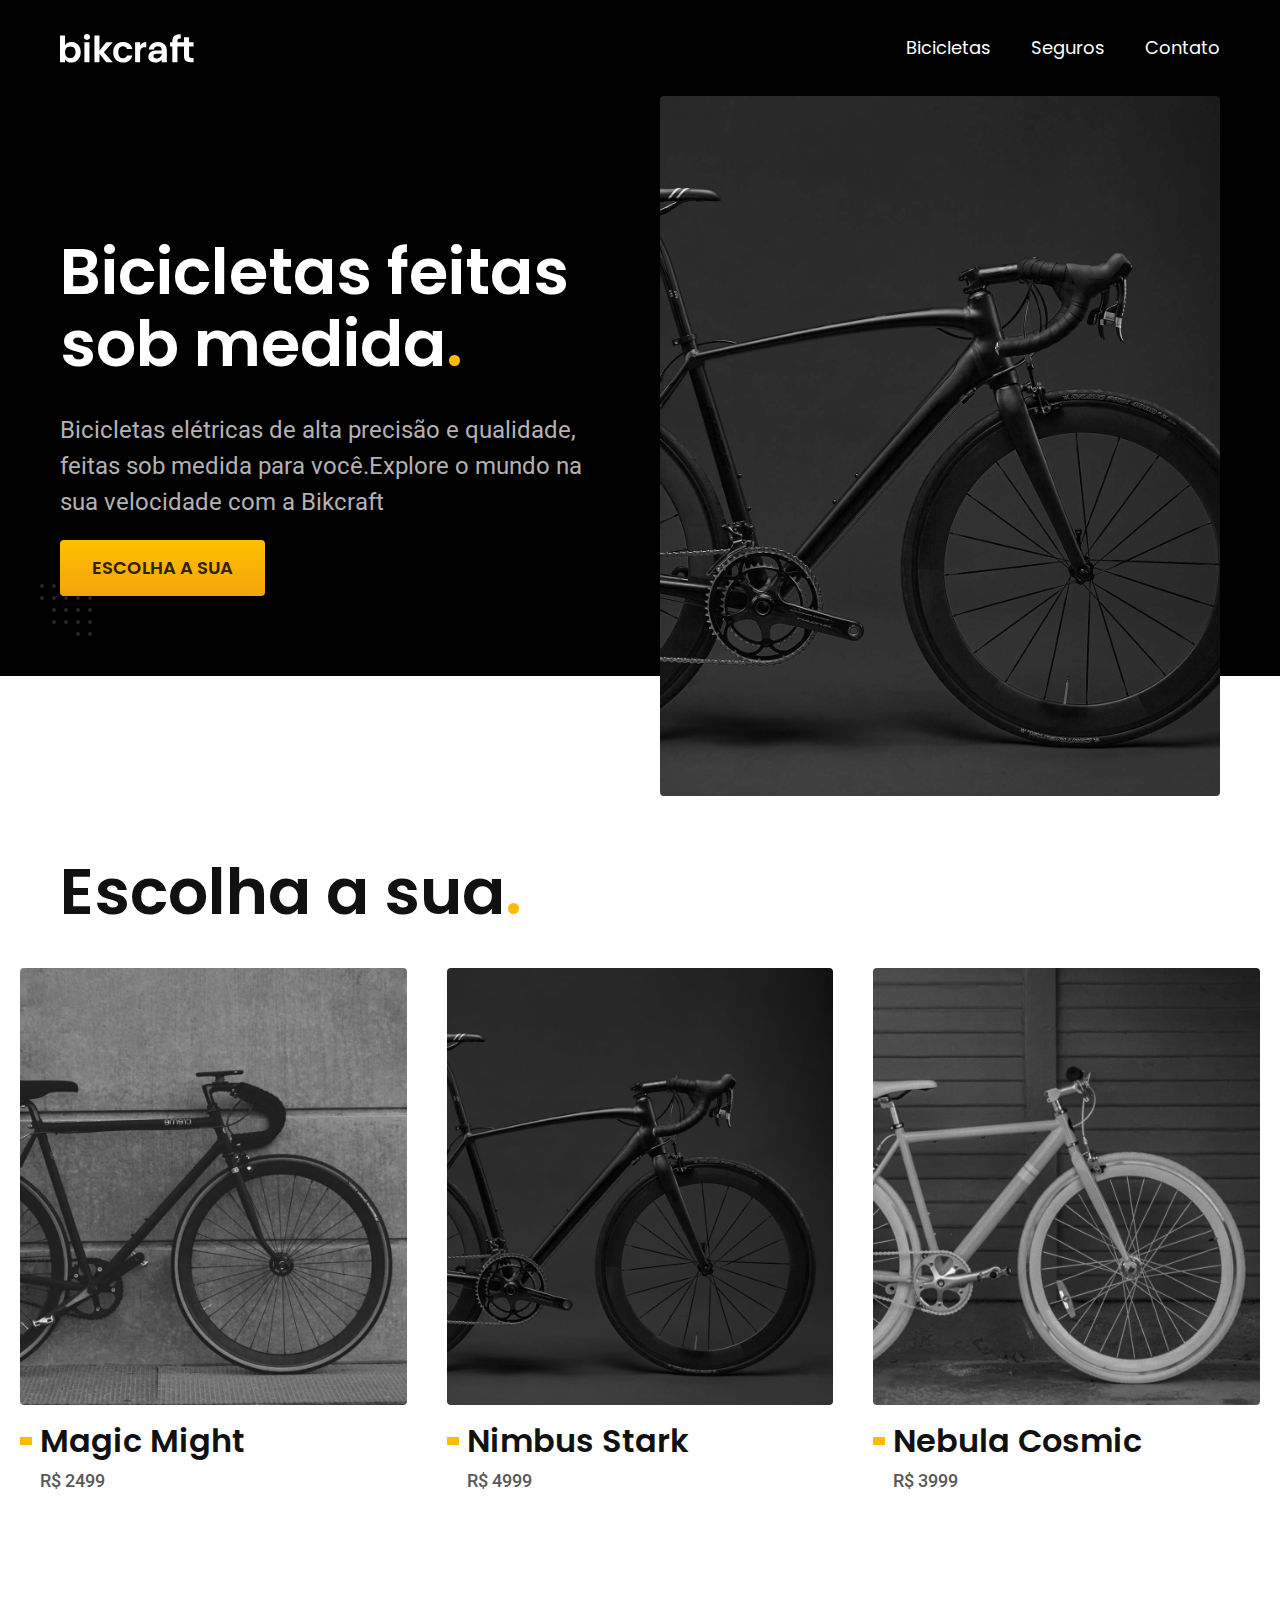
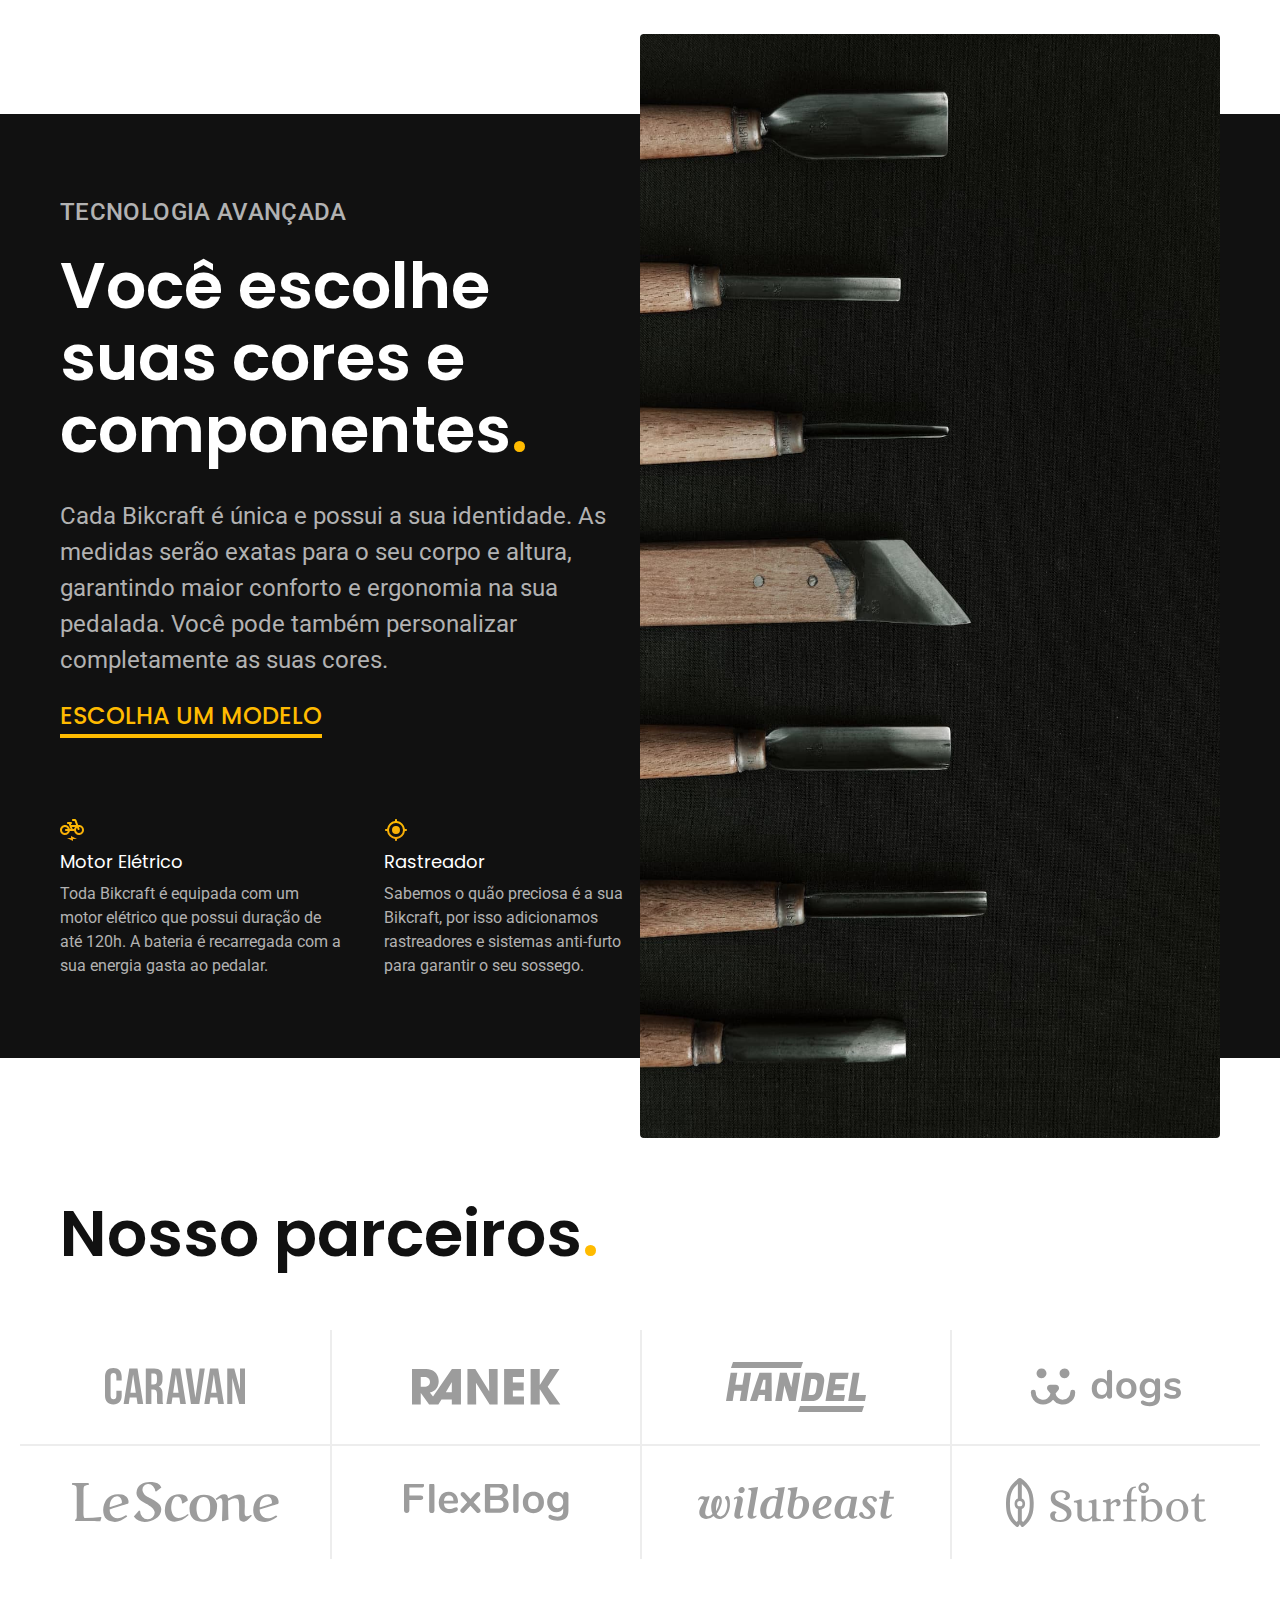
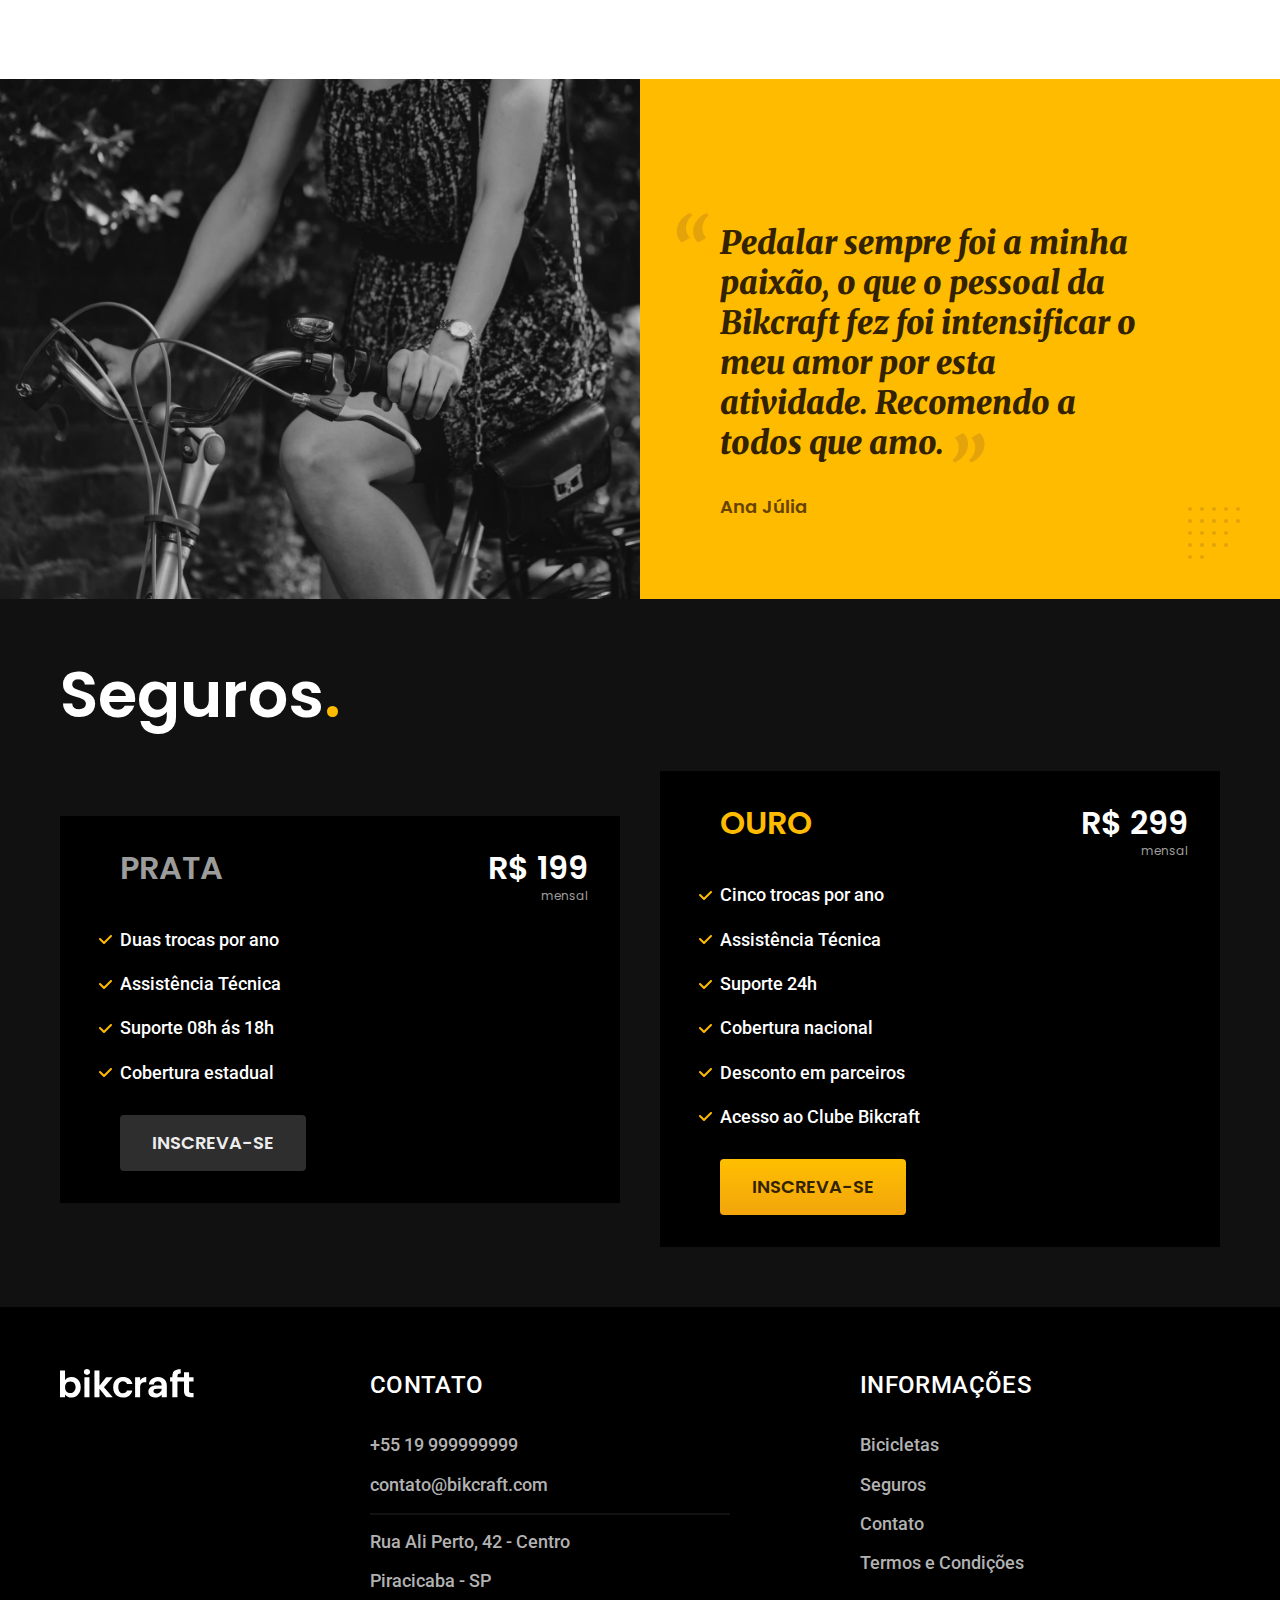
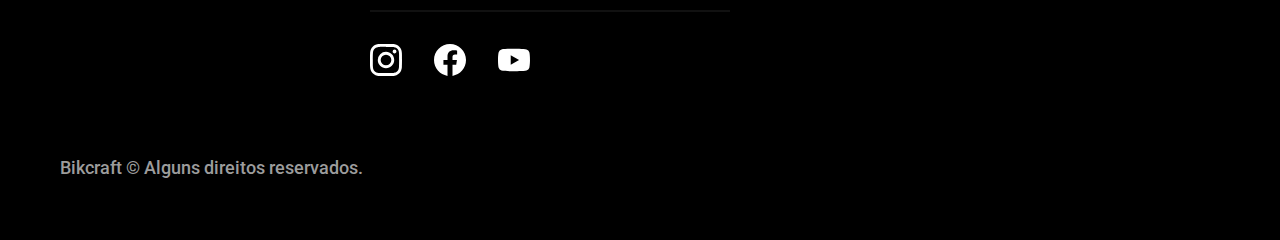
<file: index.html>
<!DOCTYPE html>
<html lang="pt-br">

<head>
    <meta charset="UTF-8">
    <meta http-equiv="X-UA-Compatible" content="IE=edge">
    <meta name="viewport" content="width=device-width, initial-scale=1.0">
    <title>Bikcraft - Bicicletas Elétricas</title>
    <meta name="description"
        content="Bicicletas elétricas de alta precisão e qualidade,  feitas sob medida para o cliente. Explore o mundo na sua velocidade com a Bikcraft.">
    <link rel="icon" href="favicon.svg" type="image/svg.xml">
    <link rel="preload" href="./assets/css/style.min.css" as="style">
    <link rel="stylesheet" href="./assets/css/style.min.css">
    <link rel="preconnect" href="https://fonts.googleapis.com">
    <link rel="preconnect" href="https://fonts.gstatic.com" crossorigin>
    <link
        href="https://fonts.googleapis.com/css2?family=Merriweather:ital,wght@1,900&family=Poppins:wght@400;600&family=Roboto:wght@500&display=swap"
        rel="stylesheet">

    <script>document.documentElement.classList.add('js')</script>
</head>

<body>
    <header class="header-bg">
        <div class="header container">
            <a href="./">
                <img src="./assets/img/bikcraft.svg" width="136" height="32" alt="Bikcraft">
            </a>

            <nav aria-label="primaria">
                <ul class="header-menu font-1-m cor-0">
                    <li><a href="./bicicletas.html">Bicicletas</a></li>
                    <li><a href="./seguros.html">Seguros</a></li>
                    <li><a href="./contato.html">Contato</a></li>
                </ul>
            </nav>
        </div>
    </header>

    <main class="introducao-bg">
        <div class="introducao container container">
            <div class="introducao-conteudo">
                <h1 class="font-1-xxl cor-0 fadeInDown" data-anime="200">Bicicletas feitas sob medida<span
                        class="cor-p1">.</span>
                </h1>
                <p class="font-2-l cor-5 fadeInLeft" data-anime="400">Bicicletas elétricas de alta precisão e qualidade,
                    feitas sob
                    medida para
                    você.Explore o mundo na sua
                    velocidade com a Bikcraft</p>
                <a class="botao fadeInUp" data-anime="600" href="./bicicletas.html">Escolha a sua</a>
            </div>
            <picture class="fadeInRight" data-anime="800">
                <source media="(max-width: 800px)" srcset="./assets/img/bicicletas/nimbus.jpg">
                <img src="./assets/img/fotos/introducao.jpg" width="1280" height="1600" alt="Bicicleta elétrica preta">
            </picture>
        </div>
    </main>

    <article class="bicicletas-lista">
        <h2 class=" container font-1-xxl">Escolha a sua<span class="cor-p1">.</h2>

        <ul>
            <li>
                <a href="./bicicletas/magic.html">
                    <img src="./assets/img/bicicletas/magic-home.jpg" width="920" height="1040" alt="Bicicleta preta">
                    <h3 class="font-1-xl">Magic Might</h3>
                    <span class="font-2-m cor-8">R$ 2499</span>
                </a>
            </li>
            <li>
                <a href="./bicicletas/nimbus.html">
                    <img src="./assets/img/bicicletas/nimbus-home.jpg" width="920" height="1040" alt="Bicicleta preta">
                    <h3 class="font-1-xl">Nimbus Stark</h3>
                    <span class="font-2-m cor-8">R$ 4999</span>
                </a>
            </li>
            <li>
                <a href="./bicicletas/nebula.html">
                    <img src="./assets/img/bicicletas/nebula-home.jpg" width="920" height="1040" alt="Bicicleta preta">
                    <h3 class="font-1-xl">Nebula Cosmic</h3>
                    <span class="font-2-m cor-8">R$ 3999</span>
                </a>
            </li>
        </ul>


    </article>

    <article class="tecnologia-bg">
        <div class="tecnologia container">
            <div class="tecnologia-conteudo">
                <span class="font-2-l-b cor-5">Tecnologia Avançada</span>
                <h2 class="font-1-xxl cor-0">Você escolhe suas cores e componentes<span class="cor-p1">.</span></h2>
                <p class="font-2-l cor-5">Cada Bikcraft é única e possui a sua identidade. As medidas serão exatas para
                    o seu corpo e altura,
                    garantindo maior conforto e ergonomia na sua pedalada. Você pode também personalizar completamente
                    as suas cores.</p>
                <a class="link" href="./bicicletas.html">Escolha um Modelo</a>
                <div class="tecnologia-vantagens">
                    <div>
                        <img src="./assets/img/icones/eletrica.svg" width="24" height="24" alt="">
                        <h3 class="font-1-m cor-0">Motor Elétrico</h3>
                        <p class="font-2-s cor-5">Toda Bikcraft é equipada com um motor elétrico que possui duração de
                            até
                            120h. A bateria é
                            recarregada com a sua energia gasta ao pedalar.</p>
                    </div>
                    <div class="">
                        <img src="./assets/img/icones/rastreador.svg" width="24" height="24" alt="">
                        <h3 class="font-1-m cor-0">Rastreador</h3>
                        <p class="font-2-s cor-5">Sabemos o quão preciosa é a sua Bikcraft, por isso adicionamos
                            rastreadores e sistemas anti-furto
                            para garantir o seu sossego.</p>
                    </div>
                </div>
            </div>
            <div class="tecnologia-imagem">
                <img src="./assets/img/fotos/tecnologia.jpg" width="1200" height="1920" alt="">
            </div>
        </div>
    </article>

    <section class="parceiros" aria-label="Nossos Parceiros">
        <h2 class=" container font-1-xxl">Nosso parceiros<span class="cor-p1">.</h2>
        <ul>
            <li><img src="./assets/img/parceiros/caravan.svg" alt="Caravan" width="140" height="38"></li>
            <li><img src="./assets/img/parceiros/ranek.svg" alt="Ranek" width="149" height="36"></li>
            <li><img src="./assets/img/parceiros/handel.svg" alt="Handel" width="140" height="50"></li>
            <li><img src="./assets/img/parceiros/dogs.svg" alt="Dogs" width="152" height="39"></li>
            <li><img src="./assets/img/parceiros/lescone.svg" alt="LeScone" width="208" height="41"></li>
            <li><img src="./assets/img/parceiros/flexblog.svg" alt="FlexBlog" width="165" height="38"></li>
            <li><img src="./assets/img/parceiros/wildbeast.svg" alt="Wildbeast" width="196" height="34"></li>
            <li><img src="./assets/img/parceiros/surfbot.svg" alt="Surfbot" width="200" height="49"></li>
        </ul>
    </section>

    <section class="depoimento" aria-label="Depoimento">
        <div class="depoimento-imagem">
            <img src="./assets/img/fotos/depoimento.jpg" width="1560" height="1360"
                alt="Pessoa pedalando uma bicicleta Bikcraft">
        </div>
        <div class="depoimento-conteudo">
            <blockquote class="font-1-xl cor-p5">
                <p>Pedalar sempre foi a minha paixão, o que o pessoal da Bikcraft fez foi intensificar o meu amor por
                    esta atividade. Recomendo a todos que amo.</p>
            </blockquote>
            <span class="font-1-m-b cor-p4">Ana Júlia</span>
        </div>
    </section>

    <article class="seguros-bg">
        <div class="seguros container">
            <h2 class="font-1-xxl cor-0">Seguros<span class="cor-p1">.</span></h2>
            <div class="seguros-item">
                <h3 class="font-1-xl cor-6">PRATA</h3>
                <span class="font-1-xl cor-0">R$ 199 <span class="font-1-xs cor-6">mensal</span></span>
                <ul class="font-2-m cor-0">
                    <li>Duas trocas por ano</li>
                    <li>Assistência Técnica</li>
                    <li>Suporte 08h ás 18h</li>
                    <li>Cobertura estadual</li>
                </ul>
                <a class="botao secundario" href="./orcamento.html?tipo=seguro&produto=prata">Inscreva-se</a>
            </div>
            <div class="seguros-item">
                <h3 class="font-1-xl cor-p1">OURO</h3>
                <span class="font-1-xl cor-0">R$ 299 <span class="font-1-xs cor-6">mensal</span></span>
                <ul class="font-2-m cor-0">
                    <li>Cinco trocas por ano</li>
                    <li>Assistência Técnica</li>
                    <li>Suporte 24h</li>
                    <li>Cobertura nacional</li>
                    <li>Desconto em parceiros</li>
                    <li>Acesso ao Clube Bikcraft</li>
                </ul>
                <a class="botao" href="./orcamento.html?tipo=seguro&produto=ouro">Inscreva-se</a>
            </div>
        </div>
    </article>

    <footer class="footer-bg">
        <div class="footer container">
            <img src="./assets/img/bikcraft.svg" width="136" height="32" alt="Bikcraft">
            <div class="footer-contato">
                <h3 class="font-2-l-b cor-0">Contato</h3>
                <ul class="font-2-m cor-5">
                    <li><a href="tel:+5519999999999">+55 19 999999999</a></li>
                    <li><a href="mailto:contato@bikcraft.com">contato@bikcraft.com</a></li>
                    <li>Rua Ali Perto, 42 - Centro</li>
                    <li>Piracicaba - SP</li>
                </ul>
                <div class="footer-redes">
                    <a href="./">
                        <img src="./assets/img/redes/instagram.svg" width="32" height="32" alt="Instagram">
                    </a>
                    <a href="./">
                        <img src="./assets/img/redes/facebook.svg" width="32" height="32" alt="Facebook">
                    </a>
                    <a href="./">
                        <img src="./assets/img/redes/youtube.svg" width="32" height="32" alt="Youtube">
                    </a>
                </div>
            </div>
            <div class="footer-informacoes">
                <h3 class="font-2-l-b cor-0">Informações</h3>
                <nav>
                    <ul class="font-2-m cor-5">
                        <li><a href="./bicicletas.html">Bicicletas</a></li>
                        <li><a href="./seguros.html">Seguros</a></li>
                        <li><a href="./contato.html">Contato</a></li>
                        <li><a href="./termos.html">Termos e Condições</a></li>
                    </ul>
                </nav>
            </div>
            <p class="footer-copy font-2-m cor-6">Bikcraft © Alguns direitos reservados.</p>
        </div>
    </footer>

    <script src="./js/plugins/simple-anime.js"></script>
    <script src="./js/script.js"></script>
</body>

</html>
</file>
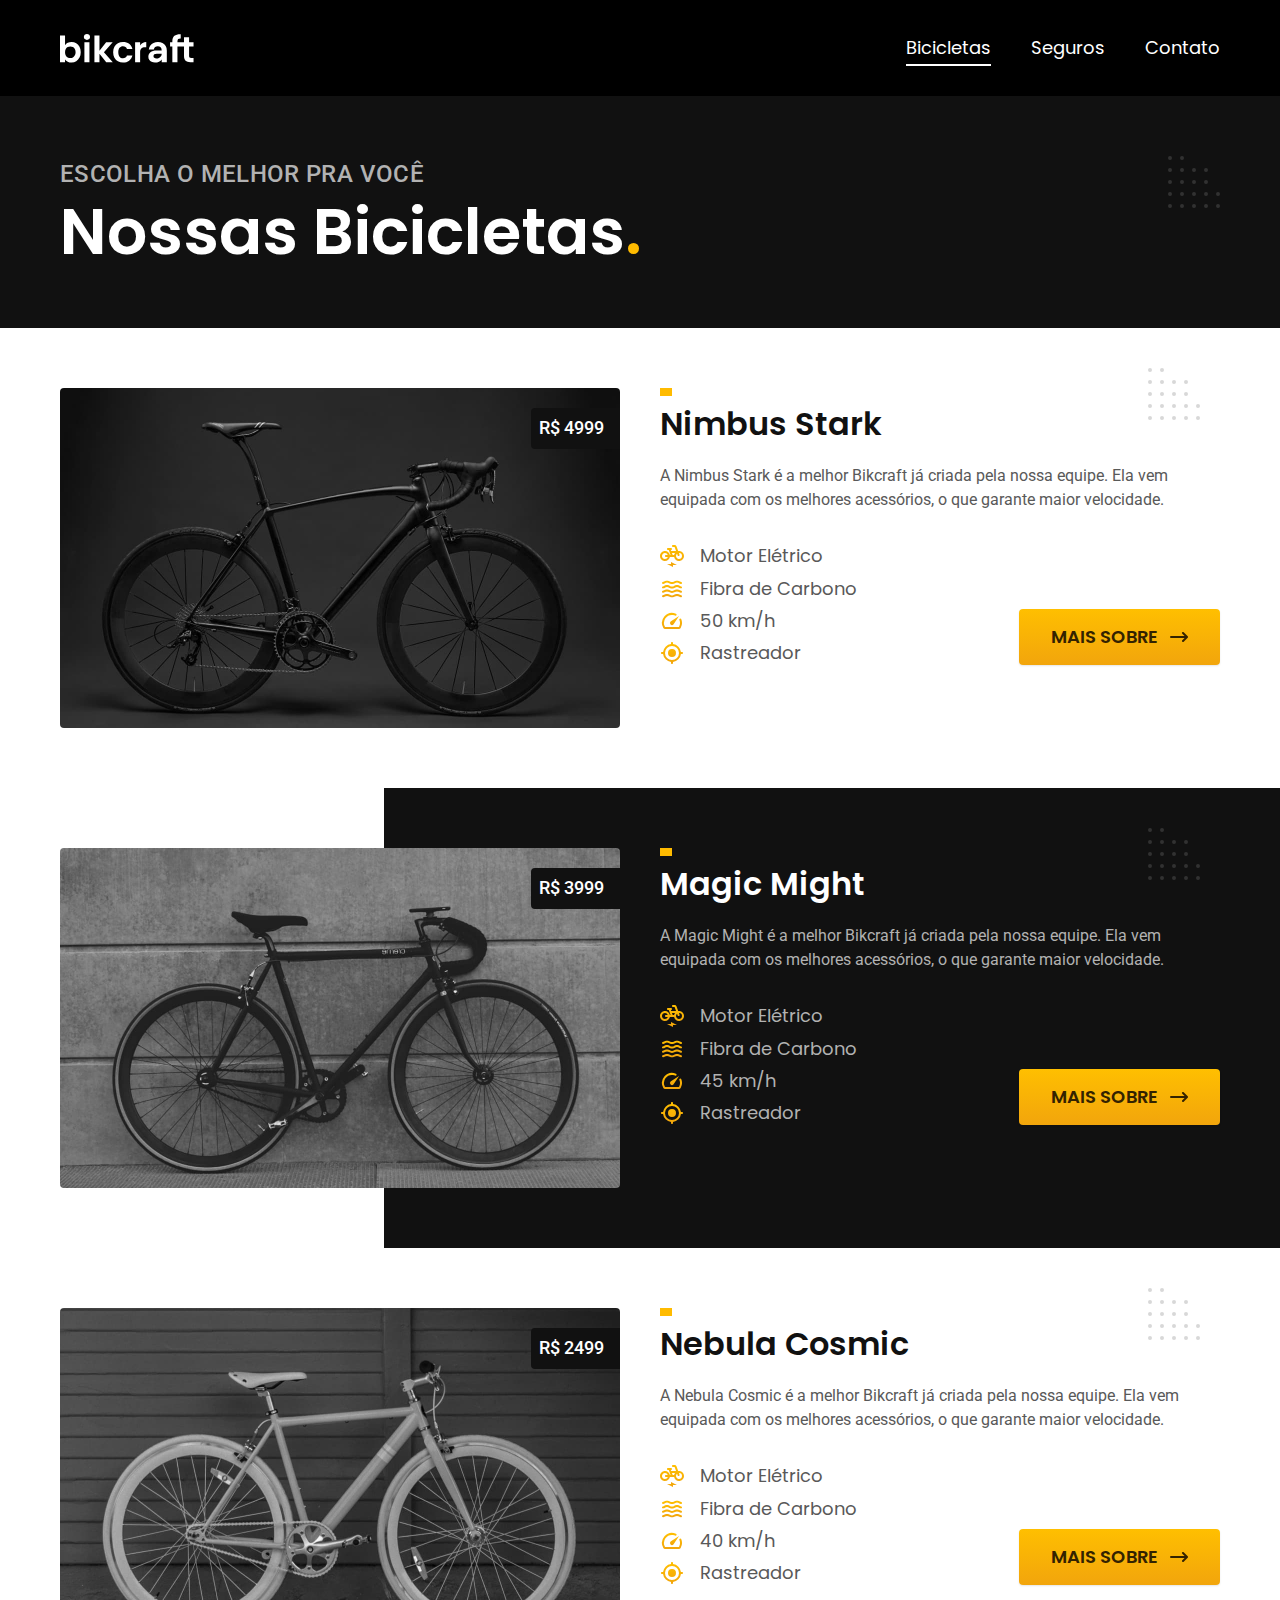
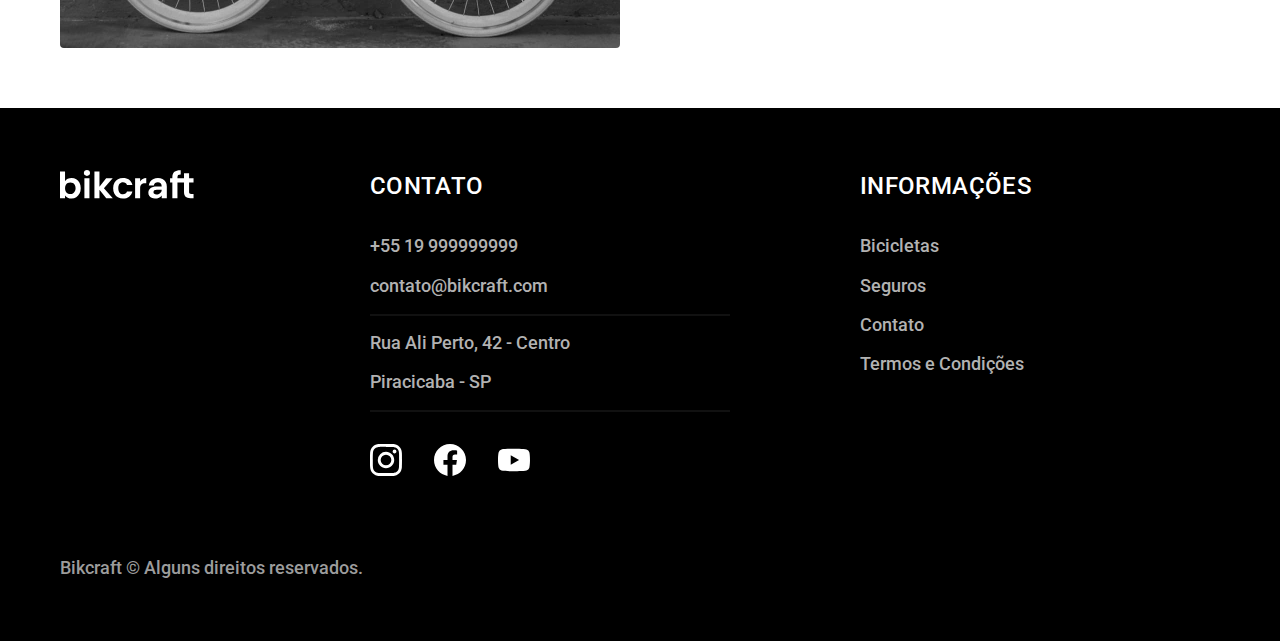
<file: bicicletas.html>
<!DOCTYPE html>
<html lang="pt-br">

<head>
    <meta charset="UTF-8">
    <meta http-equiv="X-UA-Compatible" content="IE=edge">
    <meta name="viewport" content="width=device-width, initial-scale=1.0">
    <title>Bicicletas | Bikcraft</title>
    <meta name="description" content="Bicicletas.">
    <link rel="icon" href="favicon.svg" type="image/svg.xml">
    <link rel="preload" href="./assets/css/style.min.css" as="style">
    <link rel="stylesheet" href="./assets/css/style.min.css">
    <link rel="preconnect" href="https://fonts.googleapis.com">
    <link rel="preconnect" href="https://fonts.gstatic.com" crossorigin>
    <link
        href="https://fonts.googleapis.com/css2?family=Merriweather:ital,wght@1,900&family=Poppins:wght@400;600&family=Roboto:wght@500&display=swap"
        rel="stylesheet">
    <script>document.documentElement.classList.add('js')</script>
</head>

<body id="bicicletas">
    <header class="header-bg">
        <div class="header container container">
            <a href="./">
                <img src="./assets/img/bikcraft.svg" alt="Bikcraft">
            </a>

            <nav aria-label="primaria">
                <ul class="header-menu font-1-m cor-0">
                    <li><a href="./bicicletas.html">Bicicletas</a></li>
                    <li><a href="./seguros.html">Seguros</a></li>
                    <li><a href="./contato.html">Contato</a></li>
                </ul>
            </nav>
        </div>
    </header>

    <main>
        <div class="titulo-bg">
            <div class="titulo container">
                <p class="font-2-l-b cor-5">Escolha o melhor pra você</p>
                <h1 class="font-1-xxl cor-0">Nossas Bicicletas<span class="cor-p1">.</span></h1>
            </div>
        </div>

        <div class="bicicletas container">
            <div class="bicicletas-imagem">
                <img src="./assets/img/bicicletas/nimbus.jpg" alt="Bicicleta preta">
                <span class="font-2-m cor-0">R$ 4999</span>
            </div>
            <div class="bicicletas-conteudo">
                <h2 class="font-1-xl">Nimbus Stark</h2>
                <p class="font-2-s cor-8">A Nimbus Stark é a melhor Bikcraft já criada pela nossa equipe. Ela vem
                    equipada com os melhores acessórios, o que garante maior velocidade.</p>
                <ul class="font-1-m cor-8">
                    <li>
                        <img src="./assets/img/icones/eletrica.svg" alt="">
                        Motor Elétrico
                    </li>
                    <li>
                        <img src="./assets/img/icones/carbono.svg" alt="">
                        Fibra de Carbono
                    </li>
                    <li>
                        <img src="./assets/img/icones/velocidade.svg" alt="">
                        50 km/h
                    </li>
                    <li>
                        <img src="./assets/img/icones/rastreador.svg" alt="">
                        Rastreador
                    </li>
                </ul>
                <a href="./bicicletas/nimbus.html" class="botao seta">Mais Sobre</a>
            </div>
        </div>

        <div class="bicicletas-bg">
            <div class="bicicletas container">
                <div class="bicicletas-imagem">
                    <img src="./assets/img/bicicletas/magic.jpg" alt="Bicicleta preta">
                    <span class="font-2-m cor-0">R$ 3999</span>
                </div>
                <div class="bicicletas-conteudo">
                    <h2 class="font-1-xl cor-0">Magic Might</h2>
                    <p class="font-2-s cor-5">A Magic Might é a melhor Bikcraft já criada pela nossa equipe. Ela vem
                        equipada com os melhores acessórios, o que garante maior velocidade.</p>
                    <ul class="font-1-m cor-5">
                        <li>
                            <img src="./assets/img/icones/eletrica.svg" alt="">
                            Motor Elétrico
                        </li>
                        <li>
                            <img src="./assets/img/icones/carbono.svg" alt="">
                            Fibra de Carbono
                        </li>
                        <li>
                            <img src="./assets/img/icones/velocidade.svg" alt="">
                            45 km/h
                        </li>
                        <li>
                            <img src="./assets/img/icones/rastreador.svg" alt="">
                            Rastreador
                        </li>
                    </ul>
                    <a href="./bicicletas/magic.html" class="botao seta">Mais Sobre</a>
                </div>
            </div>
        </div>

        <div class="bicicletas container">
            <div class="bicicletas-imagem">
                <img src="./assets/img/bicicletas/nebula.jpg" alt="Bicicleta preta">
                <span class="font-2-m cor-0">R$ 2499</span>
            </div>
            <div class="bicicletas-conteudo">
                <h2 class="font-1-xl">Nebula Cosmic</h2>
                <p class="font-2-s cor-8">A Nebula Cosmic é a melhor Bikcraft já criada pela nossa equipe. Ela vem
                    equipada com os melhores acessórios, o que garante maior velocidade.</p>
                <ul class="font-1-m cor-8">
                    <li>
                        <img src="./assets/img/icones/eletrica.svg" alt="">
                        Motor Elétrico
                    </li>
                    <li>
                        <img src="./assets/img/icones/carbono.svg" alt="">
                        Fibra de Carbono
                    </li>
                    <li>
                        <img src="./assets/img/icones/velocidade.svg" alt="">
                        40 km/h
                    </li>
                    <li>
                        <img src="./assets/img/icones/rastreador.svg" alt="">
                        Rastreador
                    </li>
                </ul>
                <a href="./bicicletas/nebula.html" class="botao seta">Mais Sobre</a>
            </div>
        </div>
    </main>

    <footer class="footer-bg">
        <div class="footer container">
            <img src="./assets/img/bikcraft.svg" alt="Bikcraft">
            <div class="footer-contato">
                <h3 class="font-2-l-b cor-0">Contato</h3>
                <ul class="font-2-m cor-5">
                    <li><a href="tel:+5519999999999">+55 19 999999999</a></li>
                    <li><a href="mailto:contato@bikcraft.com">contato@bikcraft.com</a></li>
                    <li>Rua Ali Perto, 42 - Centro</li>
                    <li>Piracicaba - SP</li>
                </ul>
                <div class="footer-redes">
                    <a href="./">
                        <img src="./assets/img/redes/instagram.svg" alt="Instagram">
                    </a>
                    <a href="./">
                        <img src="./assets/img/redes/facebook.svg" alt="Facebook">
                    </a>
                    <a href="./">
                        <img src="./assets/img/redes/youtube.svg" alt="Youtube">
                    </a>
                </div>
            </div>
            <div class="footer-informacoes">
                <h3 class="font-2-l-b cor-0">Informações</h3>
                <nav>
                    <ul class="font-2-m cor-5">
                        <li><a href="./bicicletas.html">Bicicletas</a></li>
                        <li><a href="./seguros.html">Seguros</a></li>
                        <li><a href="./contato.html">Contato</a></li>
                        <li><a href="./termos.html">Termos e Condições</a></li>
                    </ul>
                </nav>
            </div>
            <p class="footer-copy font-2-m cor-6">Bikcraft © Alguns direitos reservados.</p>
        </div>
    </footer>
    <script src="./js/script.js"></script>
</body>

</html>
</file>
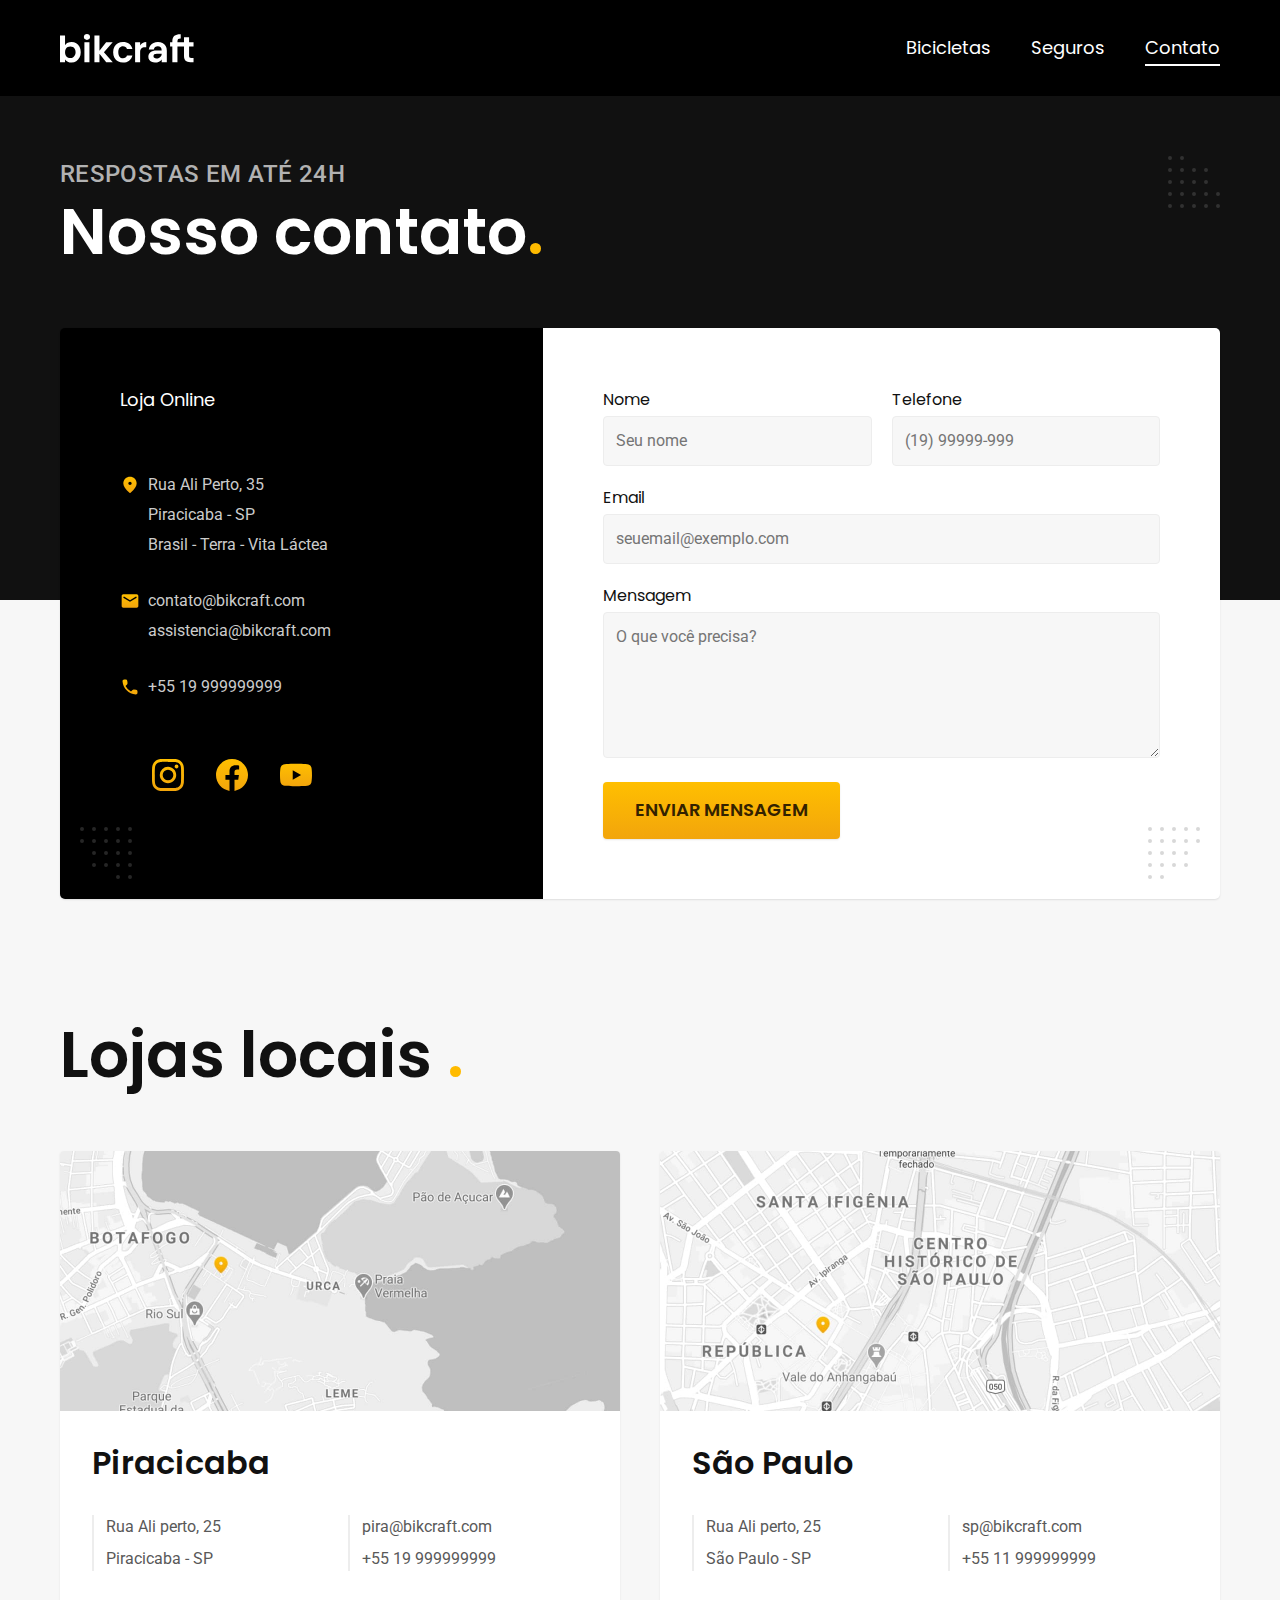
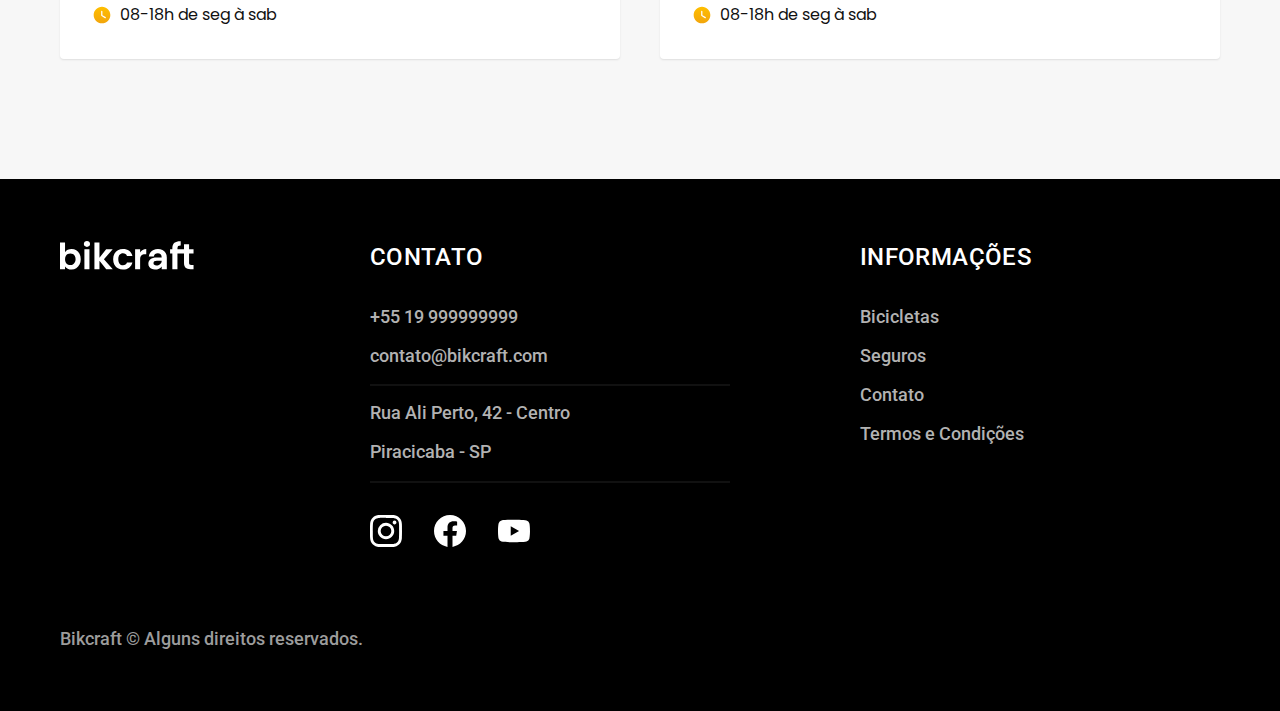
<file: contato.html>
<!DOCTYPE html>
<html lang="pt-br">

<head>
    <meta charset="UTF-8">
    <meta http-equiv="X-UA-Compatible" content="IE=edge">
    <meta name="viewport" content="width=device-width, initial-scale=1.0">
    <title>Contato | Bikcraft</title>
    <meta name="description" content="Contato.">
    <link rel="icon" href="favicon.svg" type="image/svg.xml">
    <link rel="preload" href="./assets/css/style.min.css" as="style">
    <link rel="stylesheet" href="./assets/css/style.min.css">
    <link rel="preconnect" href="https://fonts.googleapis.com">
    <link rel="preconnect" href="https://fonts.gstatic.com" crossorigin>
    <link
        href="https://fonts.googleapis.com/css2?family=Merriweather:ital,wght@1,900&family=Poppins:wght@400;600&family=Roboto:wght@500&display=swap"
        rel="stylesheet">
    <script>document.documentElement.classList.add('js')</script>
</head>

<body id="contato">
    <header class="header-bg">
        <div class="header container container">
            <a href="./">
                <img src="./assets/img/bikcraft.svg" alt="Bikcraft">
            </a>

            <nav aria-label="primaria">
                <ul class="header-menu font-1-m cor-0">
                    <li><a href="./bicicletas.html">Bicicletas</a></li>
                    <li><a href="./seguros.html">Seguros</a></li>
                    <li><a href="./contato.html">Contato</a></li>
                </ul>
            </nav>
        </div>
    </header>

    <main>
        <div class="titulo-bg">
            <div class="titulo container">
                <p class="font-2-l-b cor-5">Respostas em até 24h</p>
                <h1 class="font-1-xxl cor-0">Nosso contato<span class="cor-p1">.</span></h1>
            </div>
        </div>

        <div class="contato container">
            <section class="contato-dados" aria-label="ENdereço">
                <h2 class="font-1-m cor-0">Loja Online</h2>
                <div class="contato-endereco font-2-s cor-4">
                    <p>Rua Ali Perto, 35</p>
                    <p>Piracicaba - SP</p>
                    <p>Brasil - Terra - Vita Láctea</p>
                </div>
                <address class="contato-meios font-2-s cor-4">
                    <a href="mailto:contato@bikcraft.com">contato@bikcraft.com</a>
                    <a href="mailto:assistencia@bikcraft.com">assistencia@bikcraft.com</a>
                    <a href="tel:+5519999999999">+55 19 999999999</a>
                </address>
                <div class="contato-redes">
                    <a href="./">
                        <img src="./assets/img/redes/instagram-p.svg" alt="Instagram">
                    </a>
                    <a href="./">
                        <img src="./assets/img/redes/facebook-p.svg" alt="Facebook">
                    </a>
                    <a href="./">
                        <img src="./assets/img/redes/youtube-p.svg" alt="Youtube">
                    </a>
                </div>
            </section>

            <section class="contato-formulario" aria-label="Formulário">
                <form class="form" action="./contato.html">
                    <div>
                        <label for="nome">Nome</label>
                        <input type="text" id="nome" name="nome" placeholder="Seu nome">
                    </div>
                    <div>
                        <label for="telefone">Telefone</label>
                        <input type="text" id="telefone" name="telefone" placeholder="(19) 99999-999">
                    </div>
                    <div class="col-2">
                        <label for="email">Email</label>
                        <input type="email" id="email" name="email" placeholder="seuemail@exemplo.com">
                    </div>
                    <div class="col-2">
                        <label for="mensagem">Mensagem</label>
                        <textarea rows="5" id="mensagem" name="mensagem" placeholder="O que você precisa?"></textarea>
                    </div>
                    <button class="botao col-2">Enviar Mensagem</button>
                </form>
            </section>
        </div>
    </main>

    <article class="lojas container">
        <h2 class="font-1-xxl">Lojas locais <span class="cor-p1">.</span></h2>
        <div class="lojas-item">
            <img src="./assets/img/lojas/rj.jpg" alt="Mapa marcando o endereço de umas das lojas">
            <div class="lojas-conteudo">
                <h3 class="font-1-xl">Piracicaba</h3>
                <div class="lojas-dados font-2-s cor-8">
                    <p>Rua Ali perto, 25</p>
                    <p>Piracicaba - SP</p>
                </div>
                <div class="lojas-dados font-2-s cor-8">
                    <a href="mailto:pira@bikcraft.com">pira@bikcraft.com</a>
                    <a href="tel:+5519999999999">+55 19 999999999</a>
                </div>
                <p class="lojas-tempo font-1-s"><img src="./assets/img/icones/horario.svg" alt="">08-18h de seg à sab
                </p>
            </div>
        </div>

        <div class="lojas-item">
            <img src="./assets/img/lojas/sp.jpg" alt="Mapa marcando o endereço de umas das lojas">
            <div class="lojas-conteudo">
                <h3 class="font-1-xl">São Paulo</h3>
                <div class="lojas-dados font-2-s cor-8">
                    <p>Rua Ali perto, 25</p>
                    <p>São Paulo - SP</p>
                </div>
                <div class="lojas-dados font-2-s cor-8">
                    <a href="mailto:sp@bikcraft.com">sp@bikcraft.com</a>
                    <a href="tel:+5511999999999">+55 11 999999999</a>
                </div>
                <p class="lojas-tempo font-1-s"><img src="./assets/img/icones/horario.svg" alt="">08-18h de seg à sab
                </p>
            </div>
        </div>
    </article>

    <footer class="footer-bg">
        <div class="footer container">
            <img src="./assets/img/bikcraft.svg" alt="Bikcraft">
            <div class="footer-contato">
                <h3 class="font-2-l-b cor-0">Contato</h3>
                <ul class="font-2-m cor-5">
                    <li><a href="tel:+5519999999999">+55 19 999999999</a></li>
                    <li><a href="mailto:contato@bikcraft.com">contato@bikcraft.com</a></li>
                    <li>Rua Ali Perto, 42 - Centro</li>
                    <li>Piracicaba - SP</li>
                </ul>
                <div class="footer-redes">
                    <a href="./">
                        <img src="./assets/img/redes/instagram.svg" alt="Instagram">
                    </a>
                    <a href="./">
                        <img src="./assets/img/redes/facebook.svg" alt="Facebook">
                    </a>
                    <a href="./">
                        <img src="./assets/img/redes/youtube.svg" alt="Youtube">
                    </a>
                </div>
            </div>
            <div class="footer-informacoes">
                <h3 class="font-2-l-b cor-0">Informações</h3>
                <nav>
                    <ul class="font-2-m cor-5">
                        <li><a href="./bicicletas.html">Bicicletas</a></li>
                        <li><a href="./seguros.html">Seguros</a></li>
                        <li><a href="./contato.html">Contato</a></li>
                        <li><a href="./termos.html">Termos e Condições</a></li>
                    </ul>
                </nav>
            </div>
            <p class="footer-copy font-2-m cor-6">Bikcraft © Alguns direitos reservados.</p>
        </div>
    </footer>
    <script src="./js/script.js"></script>
</body>

</html>
</file>
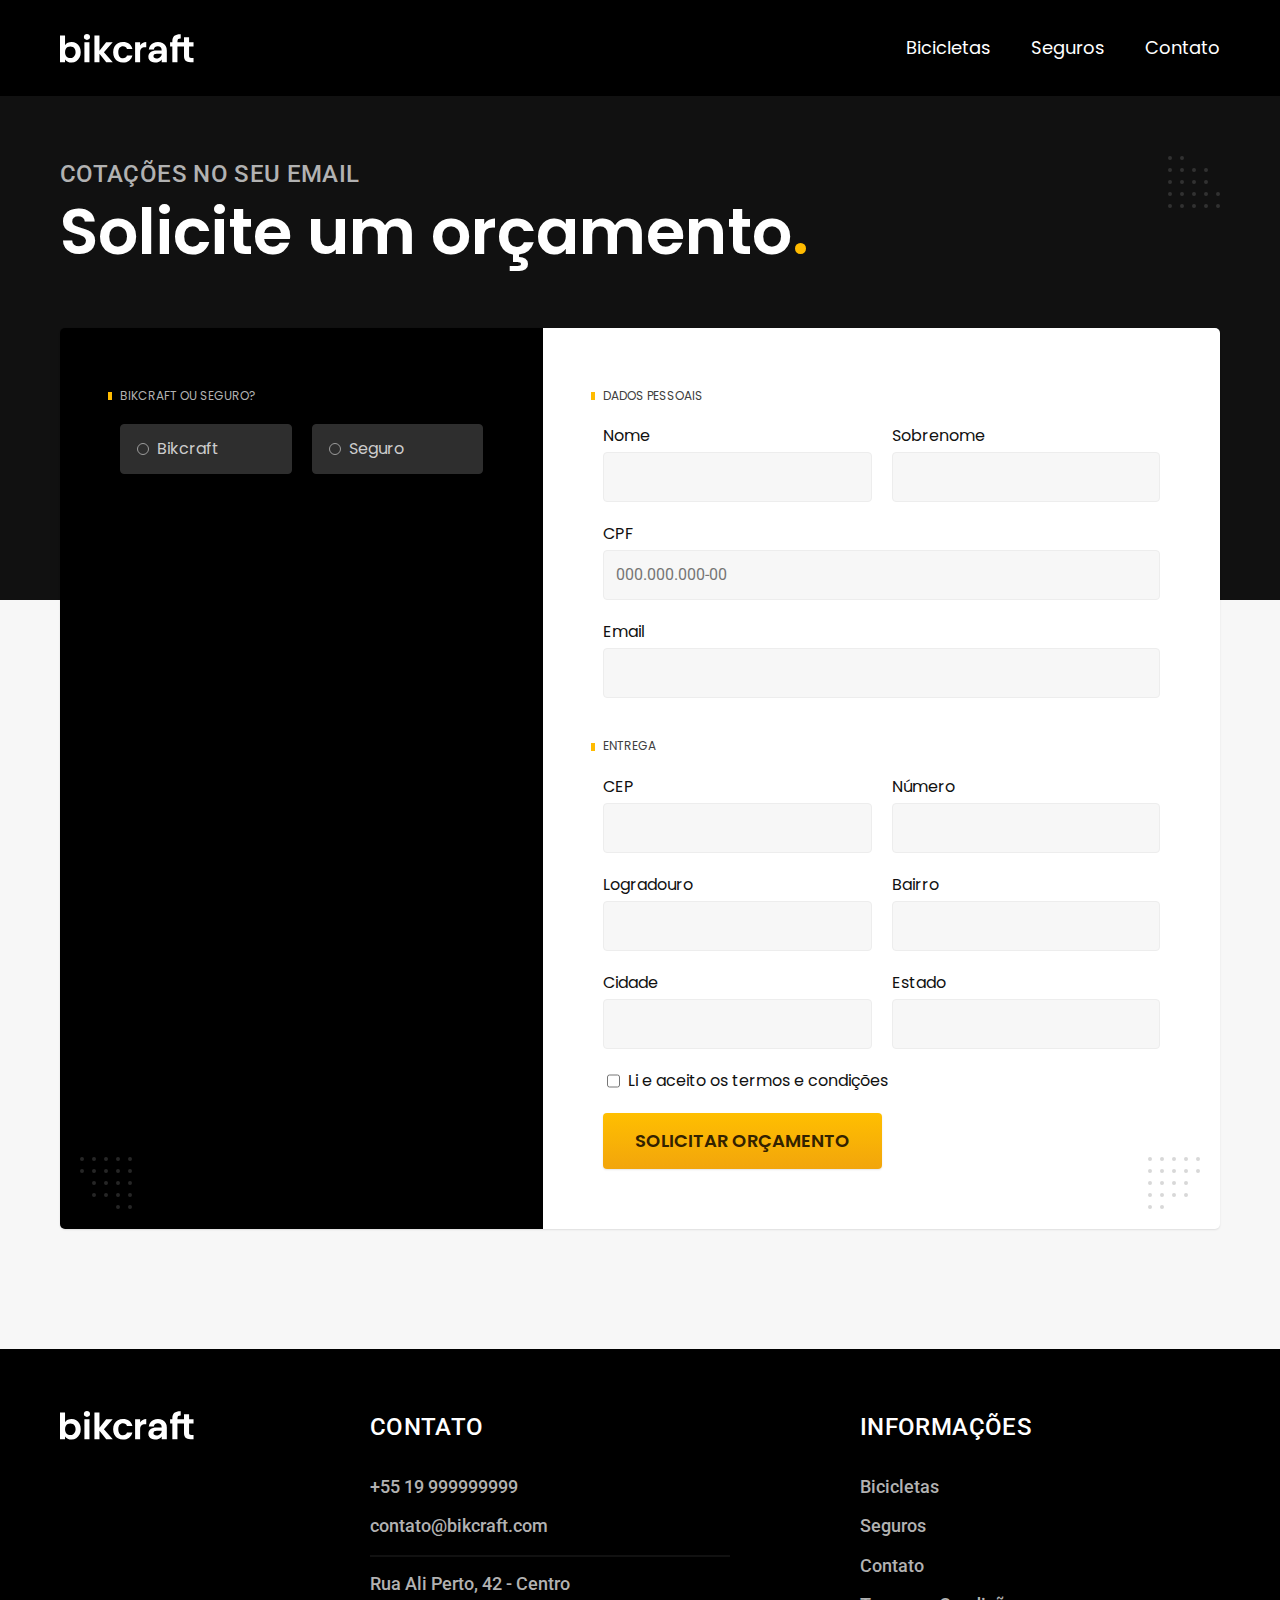
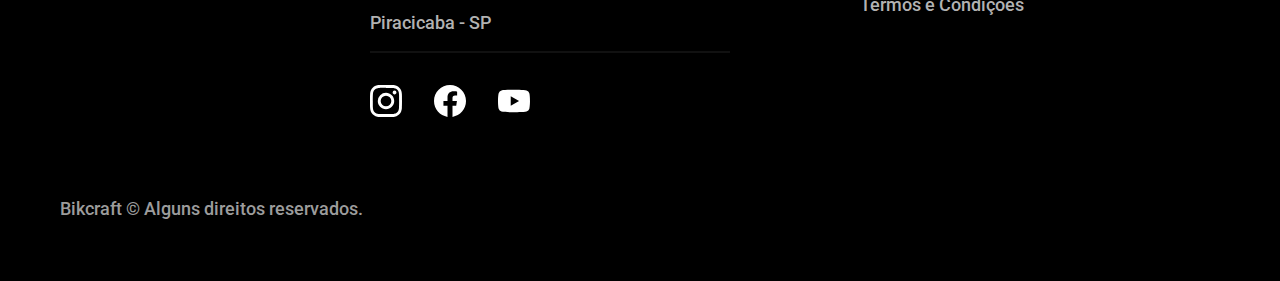
<file: orcamento.html>
<!DOCTYPE html>
<html lang="pt-br">

<head>
    <meta charset="UTF-8">
    <meta http-equiv="X-UA-Compatible" content="IE=edge">
    <meta name="viewport" content="width=device-width, initial-scale=1.0">
    <title>Orçamento | Bikcraft</title>
    <meta name="description" content="Orçamento.">
    <link rel="icon" href="favicon.svg" type="image/svg.xml">
    <link rel="preload" href="./assets/css/style.min.css" as="style">
    <link rel="stylesheet" href="./assets/css/style.min.css">
    <link rel="preconnect" href="https://fonts.googleapis.com">
    <link rel="preconnect" href="https://fonts.gstatic.com" crossorigin>
    <link
        href="https://fonts.googleapis.com/css2?family=Merriweather:ital,wght@1,900&family=Poppins:wght@400;600&family=Roboto:wght@500&display=swap"
        rel="stylesheet">
    <script>document.documentElement.classList.add('js')</script>
</head>

<body id="orcamento">
    <header class="header-bg">
        <div class="header container container">
            <a href="./">
                <img src="./assets/img/bikcraft.svg" alt="Bikcraft">
            </a>

            <nav aria-label="primaria">
                <ul class="header-menu font-1-m cor-0">
                    <li><a href="./bicicletas.html">Bicicletas</a></li>
                    <li><a href="./seguros.html">Seguros</a></li>
                    <li><a href="./contato.html">Contato</a></li>
                </ul>
            </nav>
        </div>
    </header>

    <main>
        <div class="titulo-bg">
            <div class="titulo container">
                <p class="font-2-l-b cor-5">Cotações no seu email</p>
                <h1 class="font-1-xxl cor-0">Solicite um orçamento<span class="cor-p1">.</span></h1>
            </div>
        </div>

        <form class="orcamento container" action="./orcamento.html">
            <div class="orcamento-produto">
                <h2 class="font-1-xs cor-5">Bikcraft ou Seguro?</h2>

                <input type="radio" name="tipo" value="bikcraft" id="bikcraft">
                <label for="bikcraft">Bikcraft</label>

                <input type="radio" name="tipo" value="seguro" id="seguro">
                <label for="seguro">Seguro</label>

                <div class="orcamento-conteudo" id="orcamento-bikcraft">
                    <h2 class="font-1-xs cor-5">Escolha a sua</h2>

                    <input type="radio" name="produto" value="nimbus" id="nimbus">
                    <label for="nimbus">Nimbus Stark <span>R$ 4999</span></label>
                    <div class="orcamento-detalhes">
                        <ul class="font-1-xs cor-8">
                            <li><img src="./assets/img/icones/eletrica.svg" alt=""> Motor Elétrico</li>
                            <li><img src="./assets/img/icones/carbono.svg" alt=""> Fibra de Carbono</li>
                            <li><img src="./assets/img/icones/velocidade.svg" alt=""> 50 km/h</li>
                            <li><img src="./assets/img/icones/rastreador.svg" alt=""> Rastreador</li>
                        </ul>
                        <img src="./assets/img/bicicletas/nimbus.jpg" alt="Bicicleta preta">
                    </div>

                    <input type="radio" name="produto" value="magic" id="magic">
                    <label for="magic">Magic Might <span>R$ 2499</span></label>
                    <div class="orcamento-detalhes">
                        <ul class="font-1-xs cor-8">
                            <li><img src="./assets/img/icones/eletrica.svg" alt=""> Motor Elétrico</li>
                            <li><img src="./assets/img/icones/carbono.svg" alt=""> Fibra de Carbono</li>
                            <li><img src="./assets/img/icones/velocidade.svg" alt=""> 45 km/h</li>
                            <li><img src="./assets/img/icones/rastreador.svg" alt=""> Rastreador</li>
                        </ul>
                        <img src="./assets/img/bicicletas/magic.jpg" alt="Bicicleta preta">
                    </div>

                    <input type="radio" name="produto" value="nebula" id="nebula">
                    <label for="nebula">Nebula Cosmic <span>R$ 3999</span></label>
                    <div class="orcamento-detalhes">
                        <ul class="font-1-xs cor-8">
                            <li><img src="./assets/img/icones/eletrica.svg" alt=""> Motor Elétrico</li>
                            <li><img src="./assets/img/icones/carbono.svg" alt=""> Fibra de Carbono</li>
                            <li><img src="./assets/img/icones/velocidade.svg" alt=""> 40 km/h</li>
                            <li><img src="./assets/img/icones/rastreador.svg" alt=""> Rastreador</li>
                        </ul>
                        <img src="./assets/img/bicicletas/nebula.jpg" alt="Bicicleta branca">
                    </div>

                </div>

                <div class="orcamento-conteudo" id="orcamento-seguro">
                    <h2 class="font-1-xs cor-5">Escolha o plano</h2>

                    <input type="radio" name="produto" value="prata" id="prata">
                    <label for="prata">Prata <span>R$ 199</span></label>

                    <input type="radio" name="produto" value="ouro" id="ouro">
                    <label for="ouro">Ouro <span>R$ 299</span></label>
                </div>
            </div>
            <div class="orcamento-dados form">
                <h2 class="font-1-xs cor-9 col-2">dados pessoais</h2>
                <div>
                    <label for="nome">Nome</label>
                    <input type="text" id="nome" name="nome">
                </div>
                <div>
                    <label for="sobrenome">Sobrenome</label>
                    <input type="text" id="sobrenome" name="sobrenome">
                </div>
                <div class="col-2">
                    <label for="cpf">CPF</label>
                    <input type="text" id="cpf" name="cpf" placeholder="000.000.000-00">
                </div>
                <div class="col-2">
                    <label for="email">Email</label>
                    <input type="email" id="email" name="email">
                </div>
                <h2 class="font-1-xs cor-9 col-2">entrega</h2>
                <div>
                    <label for="cep">CEP</label>
                    <input type="text" id="cep" name="cep">
                </div>
                <div>
                    <label for="numero">Número</label>
                    <input type="text" id="numero" name="numero">
                </div>
                <div>
                    <label for="logradouro">Logradouro</label>
                    <input type="text" id="logradouro" name="logradouro">
                </div>
                <div>
                    <label for="bairro">Bairro</label>
                    <input type="text" id="bairro" name="bairro">
                </div>
                <div>
                    <label for="cidade">Cidade</label>
                    <input type="text" id="cidade" name="cidade">
                </div>
                <div>
                    <label for="estado">Estado</label>
                    <input type="text" id="estado" name="estado">
                </div>
                <div class="checkbox col-2">
                    <input type="checkbox" id="estado" name="estado">
                    <label for="termos">Li e aceito os termos e condições</label>
                </div>
                <button class="botao col-2">Solicitar Orçamento</button>
            </div>
        </form>
    </main>

    <footer class="footer-bg">
        <div class="footer container">
            <img src="./assets/img/bikcraft.svg" alt="Bikcraft">
            <div class="footer-contato">
                <h3 class="font-2-l-b cor-0">Contato</h3>
                <ul class="font-2-m cor-5">
                    <li><a href="tel:+5519999999999">+55 19 999999999</a></li>
                    <li><a href="mailto:contato@bikcraft.com">contato@bikcraft.com</a></li>
                    <li>Rua Ali Perto, 42 - Centro</li>
                    <li>Piracicaba - SP</li>
                </ul>
                <div class="footer-redes">
                    <a href="./">
                        <img src="./assets/img/redes/instagram.svg" alt="Instagram">
                    </a>
                    <a href="./">
                        <img src="./assets/img/redes/facebook.svg" alt="Facebook">
                    </a>
                    <a href="./">
                        <img src="./assets/img/redes/youtube.svg" alt="Youtube">
                    </a>
                </div>
            </div>
            <div class="footer-informacoes">
                <h3 class="font-2-l-b cor-0">Informações</h3>
                <nav>
                    <ul class="font-2-m cor-5">
                        <li><a href="./bicicletas.html">Bicicletas</a></li>
                        <li><a href="./seguros.html">Seguros</a></li>
                        <li><a href="./contato.html">Contato</a></li>
                        <li><a href="./termos.html">Termos e Condições</a></li>
                    </ul>
                </nav>
            </div>
            <p class="footer-copy font-2-m cor-6">Bikcraft © Alguns direitos reservados.</p>
        </div>
    </footer>
    <script src="./js/script.js"></script>
</body>

</html>
</file>
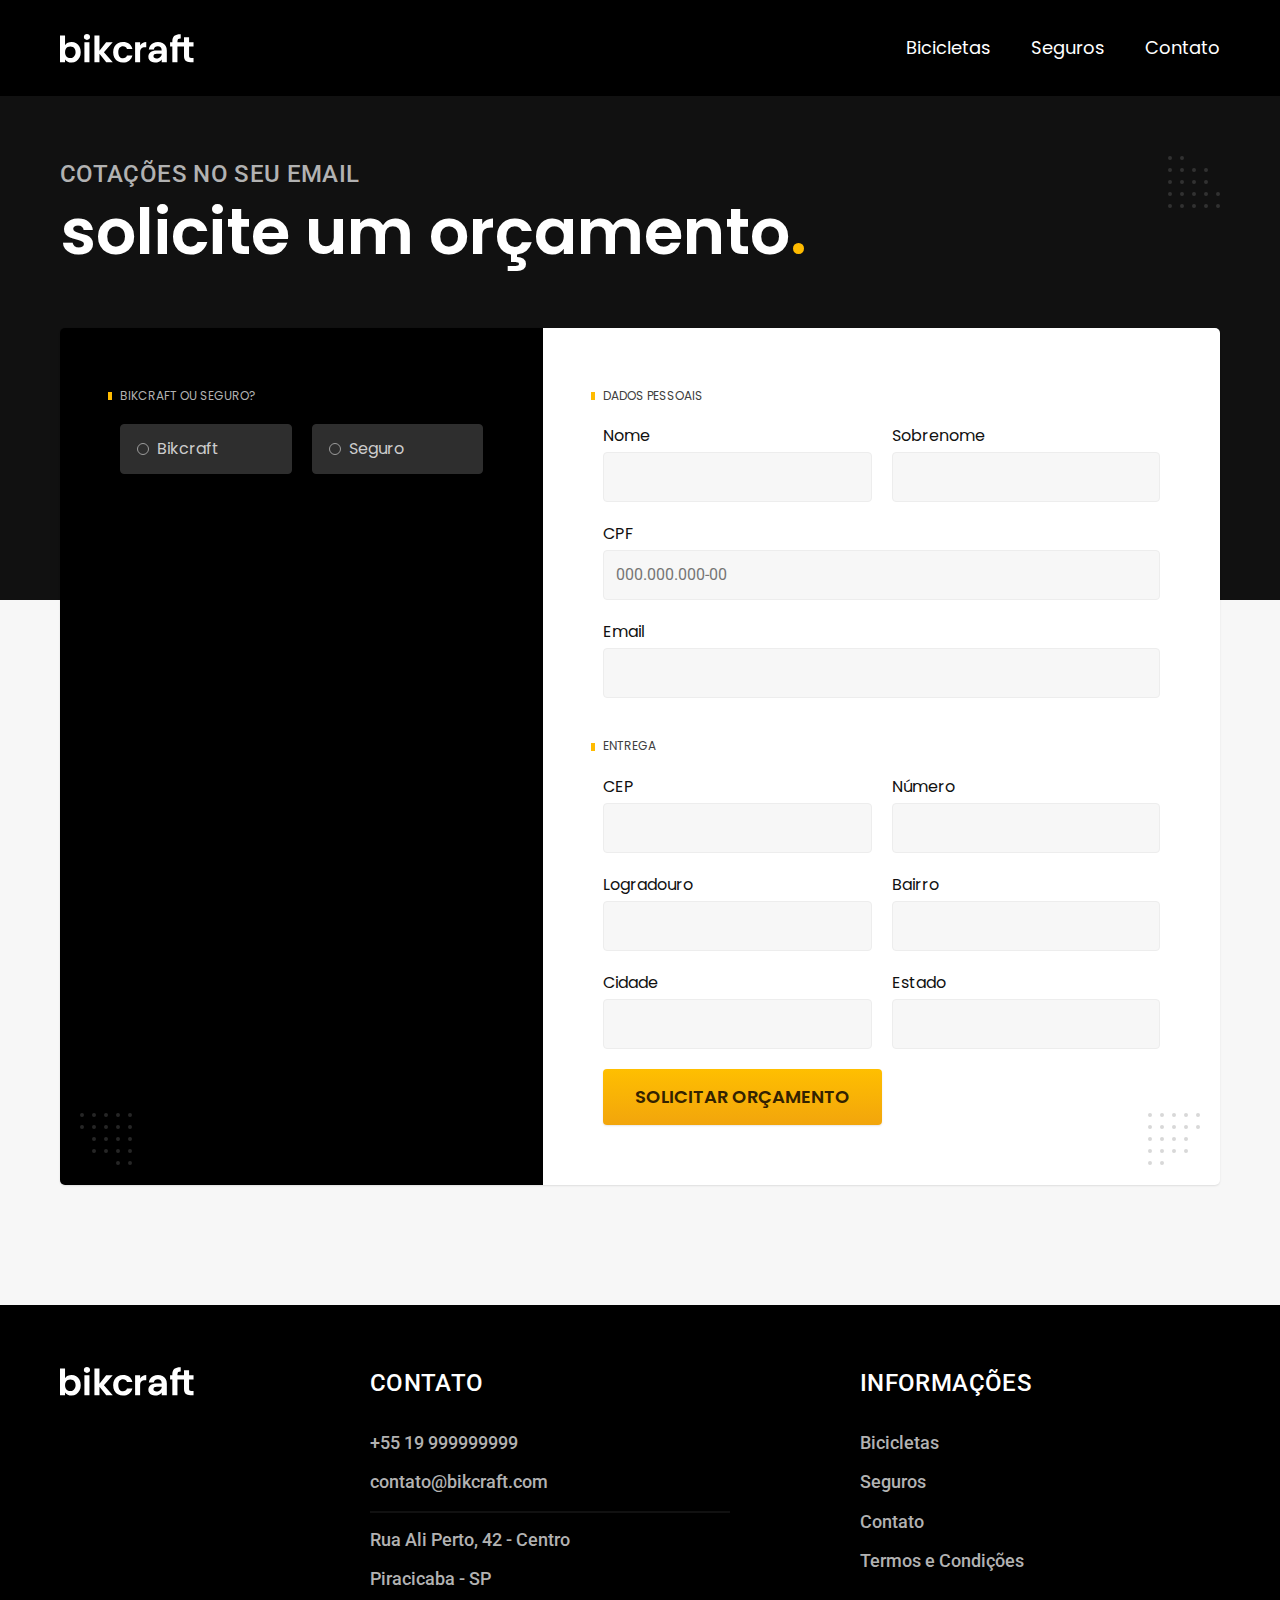
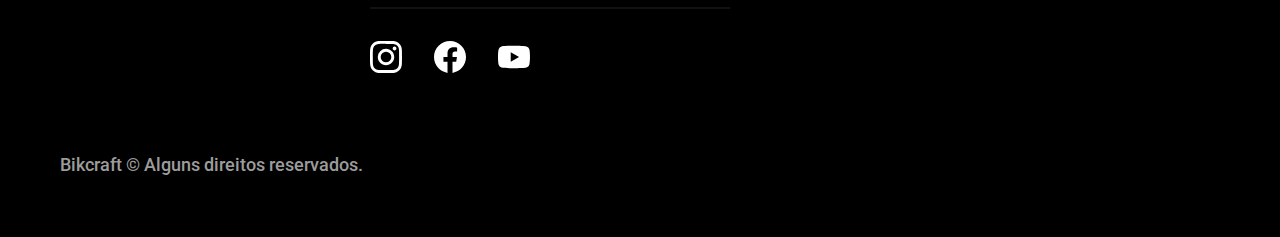
<file: orçamento.html>
<!DOCTYPE html>
<html lang="pt-br">

<head>
    <meta charset="UTF-8">
    <meta http-equiv="X-UA-Compatible" content="IE=edge">
    <meta name="viewport" content="width=device-width, initial-scale=1.0">
    <title>Orçamento | Bikcraft</title>
    <meta name="description" content="Termos e condições da Bikcraft.">
    <link rel="stylesheet" href="./assets/css/style.css">
    <link rel="preconnect" href="https://fonts.googleapis.com">
    <link rel="preconnect" href="https://fonts.gstatic.com" crossorigin>
    <link
        href="https://fonts.googleapis.com/css2?family=Merriweather:ital,wght@1,900&family=Poppins:wght@400;600&family=Roboto:wght@500&display=swap"
        rel="stylesheet">
</head>

<body id="orcamento">
    <header class="header-bg">
        <div class="header container container">
            <a href="./">
                <img src="./assets/img/bikcraft.svg" alt="Bikcraft">
            </a>

            <nav aria-label="primaria">
                <ul class="header-menu font-1-m cor-0">
                    <li><a href="./bicicletas.html">Bicicletas</a></li>
                    <li><a href="./seguros.html">Seguros</a></li>
                    <li><a href="./contato.html">Contato</a></li>
                </ul>
            </nav>
        </div>
    </header>

    <main>
        <div class="titulo-bg">
            <div class="titulo container">
                <p class="font-2-l-b cor-5">Cotações no seu email</p>
                <h1 class="font-1-xxl cor-0">solicite um orçamento<span class="cor-p1">.</span></h1>
            </div>
        </div>

        <form class="orcamento container" action="./orcamento.html">
            <div class="orcamento-produto">
                <h2 class="font-1-xs cor-5">Bikcraft ou Seguro?</h2>

                <input type="radio" name="tipo" value="bikcraft" id="bikcraft">
                <label for="bikcraft">Bikcraft</label>

                <input type="radio" name="tipo" value="seguro" id="seguro">
                <label for="seguro">Seguro</label>

                <div class="orcamento-conteudo" id="orcamento-bikcraft">
                    <h2 class="font-1-xs cor-5">Escolha a sua</h2>

                    <input type="radio" name="produto" value="nimbus" id="nimbus">
                    <label for="nimbus">Nimbus Stark <span>R$ 4999</span></label>
                    <div class="orcamento-detalhes">
                        <ul class="font-1-xs cor-8">
                            <li><img src="./assets/img/icones/eletrica.svg" alt=""> Motor Elétrico</li>
                            <li><img src="./assets/img/icones/carbono.svg" alt=""> Fibra de Carbono</li>
                            <li><img src="./assets/img/icones/velocidade.svg" alt=""> 50 km/h</li>
                            <li><img src="./assets/img/icones/rastreador.svg" alt=""> Rastreador</li>
                        </ul>
                        <img src="./assets/img/bicicletas/nimbus.jpg" alt="Bicicleta preta">
                    </div>

                    <input type="radio" name="produto" value="magic" id="magic">
                    <label for="magic">Magic Might <span>R$ 2499</span></label>
                    <div class="orcamento-detalhes">
                        <ul class="font-1-xs cor-8">
                            <li><img src="./assets/img/icones/eletrica.svg" alt=""> Motor Elétrico</li>
                            <li><img src="./assets/img/icones/carbono.svg" alt=""> Fibra de Carbono</li>
                            <li><img src="./assets/img/icones/velocidade.svg" alt=""> 45 km/h</li>
                            <li><img src="./assets/img/icones/rastreador.svg" alt=""> Rastreador</li>
                        </ul>
                        <img src="./assets/img/bicicletas/magic.jpg" alt="Bicicleta preta">
                    </div>

                    <input type="radio" name="produto" value="nebula" id="nebula">
                    <label for="nebula">Nebula Cosmic <span>R$ 3999</span></label>
                    <div class="orcamento-detalhes">
                        <ul class="font-1-xs cor-8">
                            <li><img src="./assets/img/icones/eletrica.svg" alt=""> Motor Elétrico</li>
                            <li><img src="./assets/img/icones/carbono.svg" alt=""> Fibra de Carbono</li>
                            <li><img src="./assets/img/icones/velocidade.svg" alt=""> 40 km/h</li>
                            <li><img src="./assets/img/icones/rastreador.svg" alt=""> Rastreador</li>
                        </ul>
                        <img src="./assets/img/bicicletas/nebula.jpg" alt="Bicicleta branca">
                    </div>

                </div>

                <div class="orcamento-conteudo" id="orcamento-seguro">
                    <h2 class="font-1-xs cor-5">Escolha o plano</h2>

                    <input type="radio" name="produto" value="prata" id="prata">
                    <label for="prata">Prata <span>R$ 199</span></label>

                    <input type="radio" name="produto" value="ouro" id="ouro">
                    <label for="ouro">Ouro <span>R$ 299</span></label>
                </div>
            </div>
            <div class="orcamento-dados form">
                <h2 class="font-1-xs cor-9 col-2">dados pessoais</h2>
                <div>
                    <label for="nome">Nome</label>
                    <input type="text" id="nome" name="nome">
                </div>
                <div>
                    <label for="sobrenome">Sobrenome</label>
                    <input type="text" id="sobrenome" name="sobrenome">
                </div>
                <div class="col-2">
                    <label for="cpf">CPF</label>
                    <input type="text" id="cpf" name="cpf" placeholder="000.000.000-00">
                </div>
                <div class="col-2">
                    <label for="email">Email</label>
                    <input type="email" id="email" name="email">
                </div>
                <h2 class="font-1-xs cor-9 col-2">entrega</h2>
                <div>
                    <label for="cep">CEP</label>
                    <input type="text" id="cep" name="cep">
                </div>
                <div>
                    <label for="numero">Número</label>
                    <input type="text" id="numero" name="numero">
                </div>
                <div>
                    <label for="logradouro">Logradouro</label>
                    <input type="text" id="logradouro" name="logradouro">
                </div>
                <div>
                    <label for="bairro">Bairro</label>
                    <input type="text" id="bairro" name="bairro">
                </div>
                <div>
                    <label for="cidade">Cidade</label>
                    <input type="text" id="cidade" name="cidade">
                </div>
                <div>
                    <label for="estado">Estado</label>
                    <input type="text" id="estado" name="estado">
                </div>
                <button class="botao col-2">Solicitar Orçamento</button>
            </div>
        </form>
    </main>

    <footer class="footer-bg">
        <div class="footer container">
            <img src="./assets/img/bikcraft.svg" alt="Bikcraft">
            <div class="footer-contato">
                <h3 class="font-2-l-b cor-0">Contato</h3>
                <ul class="font-2-m cor-5">
                    <li><a href="tel:+5519999999999">+55 19 999999999</a></li>
                    <li><a href="mailto:contato@bikcraft.com">contato@bikcraft.com</a></li>
                    <li>Rua Ali Perto, 42 - Centro</li>
                    <li>Piracicaba - SP</li>
                </ul>
                <div class="footer-redes">
                    <a href="./">
                        <img src="./assets/img/redes/instagram.svg" alt="Instagram">
                    </a>
                    <a href="./">
                        <img src="./assets/img/redes/facebook.svg" alt="Facebook">
                    </a>
                    <a href="./">
                        <img src="./assets/img/redes/youtube.svg" alt="Youtube">
                    </a>
                </div>
            </div>
            <div class="footer-informacoes">
                <h3 class="font-2-l-b cor-0">Informações</h3>
                <nav>
                    <ul class="font-2-m cor-5">
                        <li><a href="./bicicletas.html">Bicicletas</a></li>
                        <li><a href="./seguros.html">Seguros</a></li>
                        <li><a href="./contato.html">Contato</a></li>
                        <li><a href="./termos.html">Termos e Condições</a></li>
                    </ul>
                </nav>
            </div>
            <p class="footer-copy font-2-m cor-6">Bikcraft © Alguns direitos reservados.</p>
        </div>
    </footer>
</body>

</html>
</file>
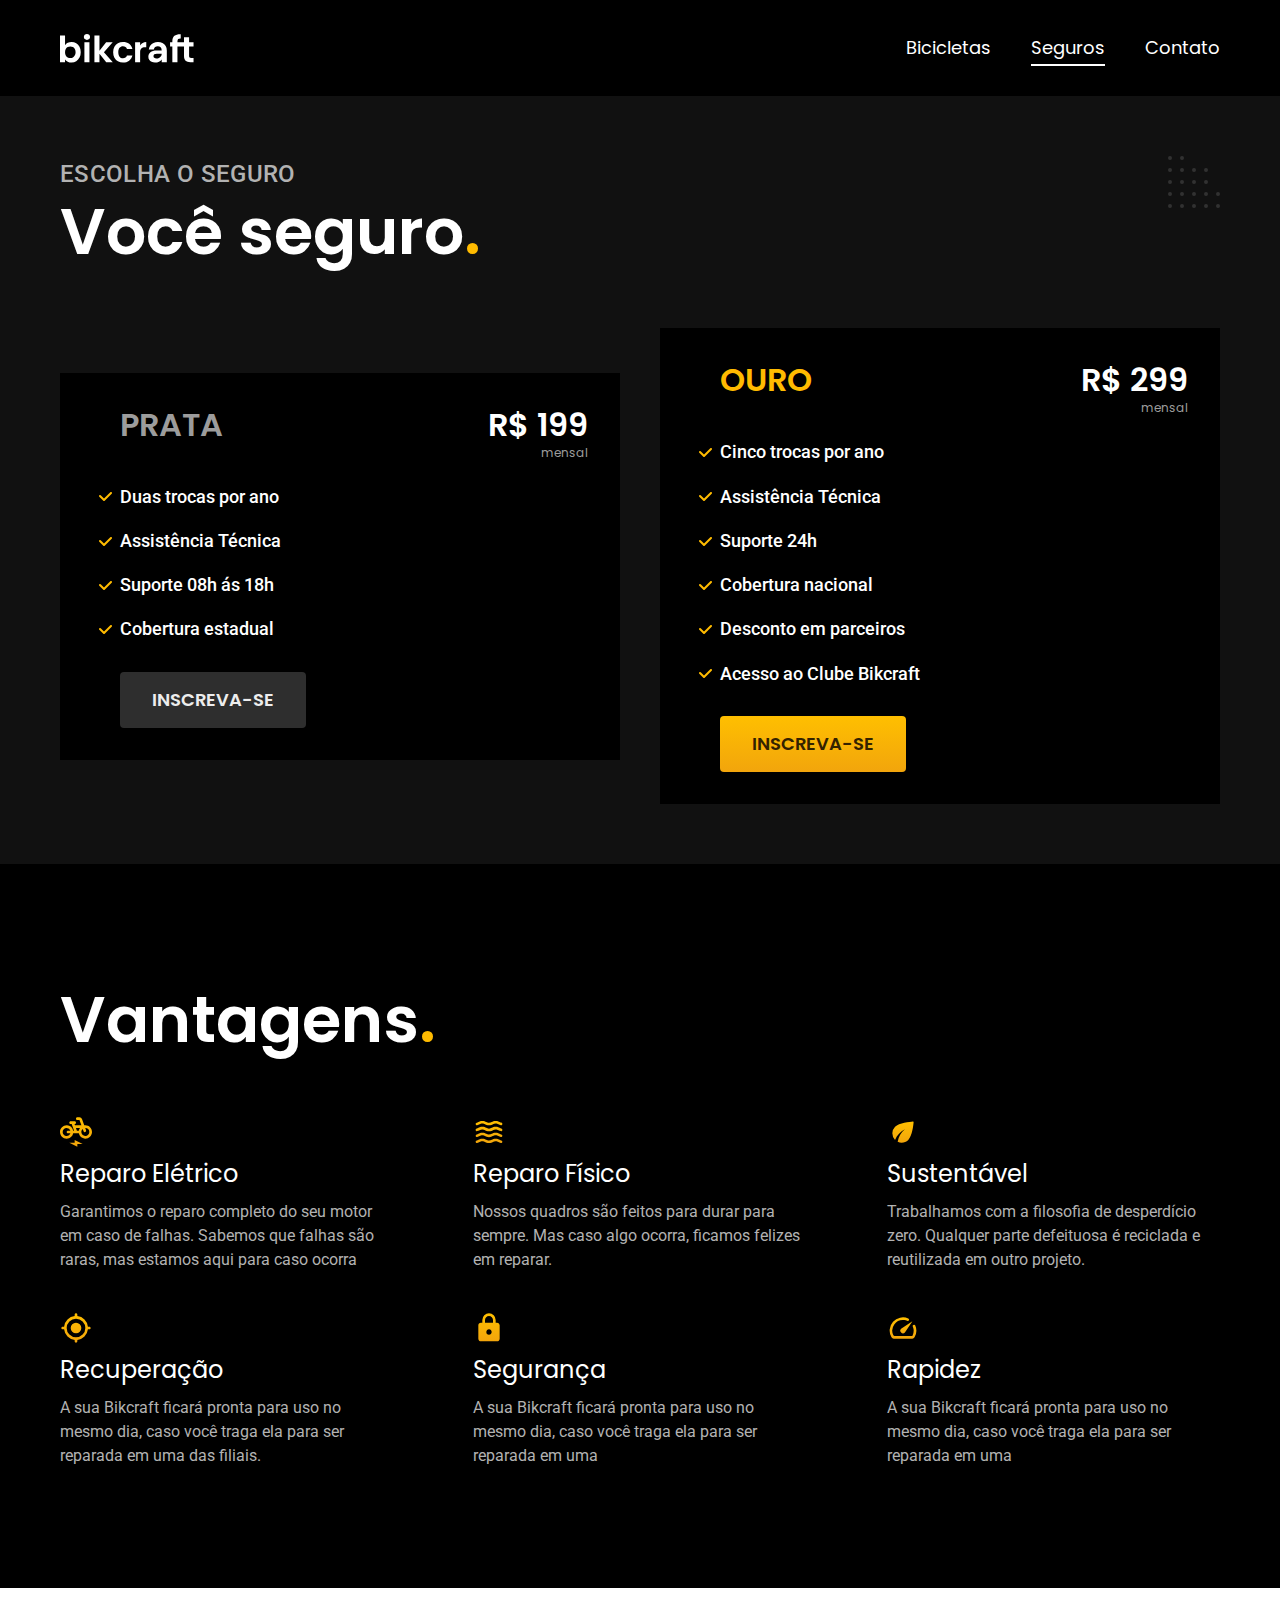
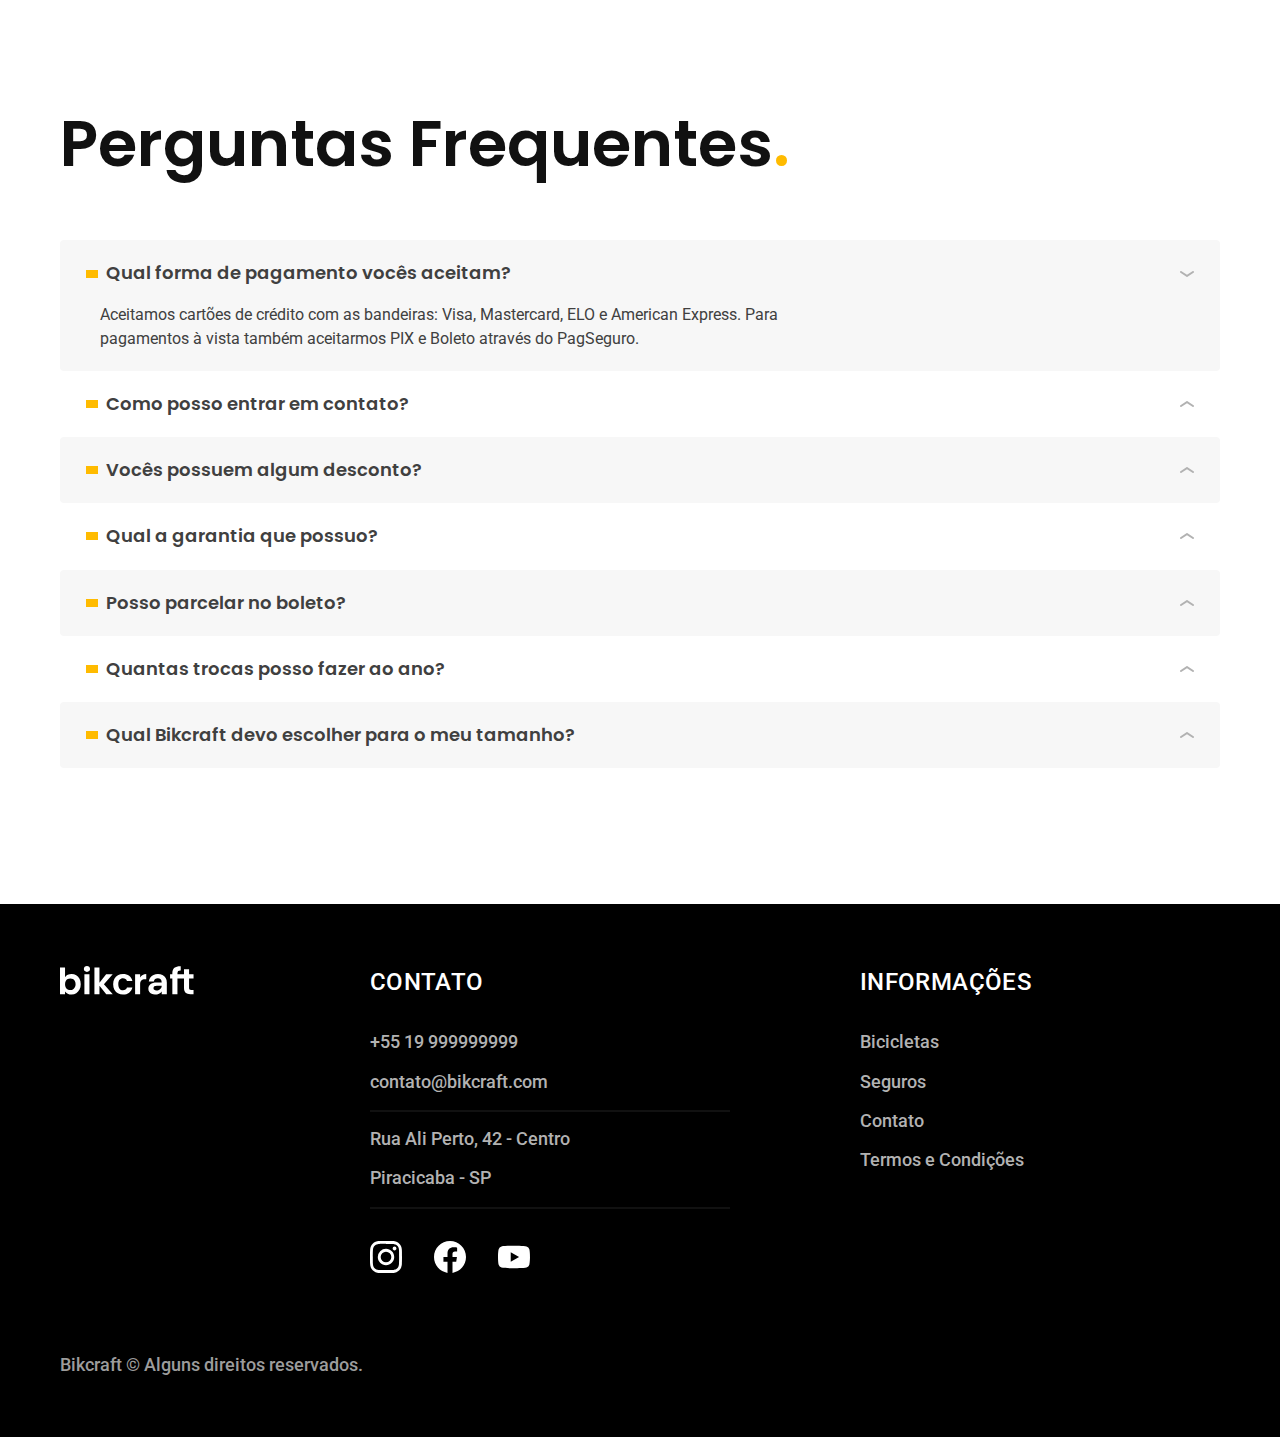
<file: seguros.html>
<!DOCTYPE html>
<html lang="pt-br">

<head>
    <meta charset="UTF-8">
    <meta http-equiv="X-UA-Compatible" content="IE=edge">
    <meta name="viewport" content="width=device-width, initial-scale=1.0">
    <title>Seguros | Bikcraft</title>
    <meta name="description" content="Seguro.">
    <link rel="icon" href="favicon.svg" type="image/svg.xml">
    <link rel="preload" href="./assets/css/style.min.css" as="style">
    <link rel="stylesheet" href="./assets/css/style.min.css">
    <link rel="preconnect" href="https://fonts.googleapis.com">
    <link rel="preconnect" href="https://fonts.gstatic.com" crossorigin>
    <link
        href="https://fonts.googleapis.com/css2?family=Merriweather:ital,wght@1,900&family=Poppins:wght@400;600&family=Roboto:wght@500&display=swap"
        rel="stylesheet">
    <script>document.documentElement.classList.add('js')</script>
</head>

<body id="seguros">
    <header class="header-bg">
        <div class="header container container">
            <a href="./">
                <img src="./assets/img/bikcraft.svg" alt="Bikcraft">
            </a>

            <nav aria-label="primaria">
                <ul class="header-menu font-1-m cor-0">
                    <li><a href="./bicicletas.html">Bicicletas</a></li>
                    <li><a href="./seguros.html">Seguros</a></li>
                    <li><a href="./contato.html">Contato</a></li>
                </ul>
            </nav>
        </div>
    </header>

    <main class="seguros-bg">
        <div class="titulo-bg">
            <div class="titulo container">
                <p class="font-2-l-b cor-5">Escolha o seguro</p>
                <h1 class="font-1-xxl cor-0">Você seguro<span class="cor-p1">.</span></h1>
            </div>
        </div>

        <div class="seguros container">
            <div class="seguros-item fadeInLeft" data-anime="400">
                <h3 class="font-1-xl cor-6">PRATA</h3>
                <span class="font-1-xl cor-0">R$ 199 <span class="font-1-xs cor-6">mensal</span></span>
                <ul class="font-2-m cor-0">
                    <li>Duas trocas por ano</li>
                    <li>Assistência Técnica</li>
                    <li>Suporte 08h ás 18h</li>
                    <li>Cobertura estadual</li>
                </ul>
                <a class="botao secundario" href="./orcamento.html?tipo=seguro&produto=prata">Inscreva-se</a>
            </div>
            <div class="seguros-item fadeInRight" data-anime="400">
                <h3 class="font-1-xl cor-p1">OURO</h3>
                <span class="font-1-xl cor-0">R$ 299 <span class="font-1-xs cor-6">mensal</span></span>
                <ul class="font-2-m cor-0">
                    <li>Cinco trocas por ano</li>
                    <li>Assistência Técnica</li>
                    <li>Suporte 24h</li>
                    <li>Cobertura nacional</li>
                    <li>Desconto em parceiros</li>
                    <li>Acesso ao Clube Bikcraft</li>
                </ul>
                <a class="botao" href="./orcamento.html?tipo=seguro&produto=ouro">Inscreva-se</a>
            </div>
        </div>
    </main>

    <article class="vantagens-bg">
        <div class="vantagens container">
            <h2 class="font-1-xxl cor-0">Vantagens<span class="cor-p1">.</span></h2>
            <ul>
                <li>
                    <img src="./assets/img/icones/eletrica.svg" alt="">
                    <h3 class="font-1-l cor-0">Reparo Elétrico</h3>
                    <div class="font-2-s cor-5">Garantimos o reparo completo do seu motor em caso de falhas. Sabemos que
                        falhas são raras, mas estamos aqui para caso ocorra</div>
                </li>
                <li>
                    <img src="./assets/img/icones/carbono.svg" alt="">
                    <h3 class="font-1-l cor-0">Reparo Físico</h3>
                    <div class="font-2-s cor-5">Nossos quadros são feitos para durar para sempre. Mas caso algo ocorra,
                        ficamos felizes em reparar.</div>
                </li>
                <li>
                    <img src="./assets/img/icones//sustentavel.svg" alt="">
                    <h3 class=" font-1-l cor-0">Sustentável</h3>
                    <div class="font-2-s cor-5">Trabalhamos com a filosofia de desperdício zero. Qualquer parte
                        defeituosa é reciclada e
                        reutilizada em outro projeto.</div>
                </li>
                <li>
                    <img src="./assets/img/icones/rastreador.svg" alt="">
                    <h3 class="font-1-l cor-0">Recuperação</h3>
                    <div class="font-2-s cor-5">A sua Bikcraft ficará pronta para uso no mesmo dia, caso você traga ela
                        para ser reparada em uma
                        das filiais.</div>
                </li>
                <li>
                    <img src="./assets/img/icones/seguro.svg" alt="">
                    <h3 class="font-1-l cor-0">Segurança</h3>
                    <div class="font-2-s cor-5">A sua Bikcraft ficará pronta para uso no mesmo dia, caso você traga ela
                        para ser reparada em uma</div>
                </li>
                <li>
                    <img src="./assets/img/icones/velocidade.svg" alt="">
                    <h3 class="font-1-l cor-0">Rapidez</h3>
                    <div class="font-2-s cor-5">A sua Bikcraft ficará pronta para uso no mesmo dia, caso você traga ela
                        para ser reparada em uma</div>
                </li>
            </ul>
        </div>
    </article>

    <article class="perguntas container">
        <h2 class="font-1-xxl">Perguntas Frequentes<span class="cor-p1">.</span></h2>
        <dl>
            <div>
                <dt><button class="font-1-m-b cor-9" aria-controls="pergunta1" aria-expanded="true"> Qual forma de
                        pagamento vocês
                        aceitam?</button></dt>
                <dd id="pergunta1" class="font-2-s cor-9 ativa">Aceitamos cartões de crédito com as bandeiras: Visa,
                    Mastercard, ELO e
                    American Express. Para
                    pagamentos à vista também aceitarmos PIX e Boleto através do PagSeguro.</dd>
            </div>
            <div>
                <dt><button class="font-1-m-b cor-9" aria-controls="pergunta2" aria-expanded="false">Como posso entrar
                        em contato?</button></dt>
                <dd id="pergunta2" class="font-2-s cor-9">Aceitamos cartões de crédito com as bandeiras: Visa,
                    Mastercard, ELO e
                    American Express. Para
                    pagamentos à vista também aceitarmos PIX e Boleto através do PagSeguro.</dd>
            </div>
            <div>
                <dt><button class="font-1-m-b cor-9" aria-controls="pergunta3" aria-expanded="false">Vocês possuem algum
                        desconto?</button></dt>
                <dd id="pergunta3" class="font-2-s cor-9">Aceitamos cartões de crédito com as bandeiras: Visa,
                    Mastercard, ELO e
                    American Express. Para
                    pagamentos à vista também aceitarmos PIX e Boleto através do PagSeguro.</dd>
            </div>
            <div>
                <dt><button class="font-1-m-b cor-9" aria-controls="pergunta4" aria-expanded="false">Qual a garantia que
                        possuo?</button></dt>
                <dd id="pergunta4" class="font-2-s cor-9">Aceitamos cartões de crédito com as bandeiras: Visa,
                    Mastercard, ELO e
                    American Express. Para
                    pagamentos à vista também aceitarmos PIX e Boleto através do PagSeguro.</dd>
            </div>
            <div>
                <dt><button class="font-1-m-b cor-9" aria-controls="pergunta5" aria-expanded="false">Posso parcelar no
                        boleto?</button></dt>
                <dd id="pergunta5" class="font-2-s cor-9">Aceitamos cartões de crédito com as bandeiras: Visa,
                    Mastercard, ELO e
                    American Express. Para
                    pagamentos à vista também aceitarmos PIX e Boleto através do PagSeguro.</dd>
            </div>
            <div>
                <dt><button class="font-1-m-b cor-9" aria-controls="pergunta6" aria-expanded="false">Quantas trocas
                        posso fazer ao ano?</button>
                </dt>
                <dd id="pergunta6" class="font-2-s cor-9">Aceitamos cartões de crédito com as bandeiras: Visa,
                    Mastercard, ELO e
                    American Express. Para
                    pagamentos à vista também aceitarmos PIX e Boleto através do PagSeguro.</dd>
            </div>
            <div>
                <dt><button class="font-1-m-b cor-9" aria-controls="pergunta7" aria-expanded="false">Qual Bikcraft devo
                        escolher para o meu
                        tamanho?</button></dt>
                <dd id="pergunta7" class="font-2-s cor-9">Aceitamos cartões de crédito com as bandeiras: Visa,
                    Mastercard, ELO e
                    American Express. Para
                    pagamentos à vista também aceitarmos PIX e Boleto através do PagSeguro.</dd>
            </div>
        </dl>
    </article>

    <footer class="footer-bg">
        <div class="footer container">
            <img src="./assets/img/bikcraft.svg" alt="Bikcraft">
            <div class="footer-contato">
                <h3 class="font-2-l-b cor-0">Contato</h3>
                <ul class="font-2-m cor-5">
                    <li><a href="tel:+5519999999999">+55 19 999999999</a></li>
                    <li><a href="mailto:contato@bikcraft.com">contato@bikcraft.com</a></li>
                    <li>Rua Ali Perto, 42 - Centro</li>
                    <li>Piracicaba - SP</li>
                </ul>
                <div class="footer-redes">
                    <a href="./">
                        <img src="./assets/img/redes/instagram.svg" alt="Instagram">
                    </a>
                    <a href="./">
                        <img src="./assets/img/redes/facebook.svg" alt="Facebook">
                    </a>
                    <a href="./">
                        <img src="./assets/img/redes/youtube.svg" alt="Youtube">
                    </a>
                </div>
            </div>
            <div class="footer-informacoes">
                <h3 class="font-2-l-b cor-0">Informações</h3>
                <nav>
                    <ul class="font-2-m cor-5">
                        <li><a href="./bicicletas.html">Bicicletas</a></li>
                        <li><a href="./seguros.html">Seguros</a></li>
                        <li><a href="./contato.html">Contato</a></li>
                        <li><a href="./termos.html">Termos e Condições</a></li>
                    </ul>
                </nav>
            </div>
            <p class="footer-copy font-2-m cor-6">Bikcraft © Alguns direitos reservados.</p>
        </div>
    </footer>
    <script src="./js/plugins/simple-anime.js"></script>
    <script src="./js/script.js"></script>
</body>

</html>
</file>
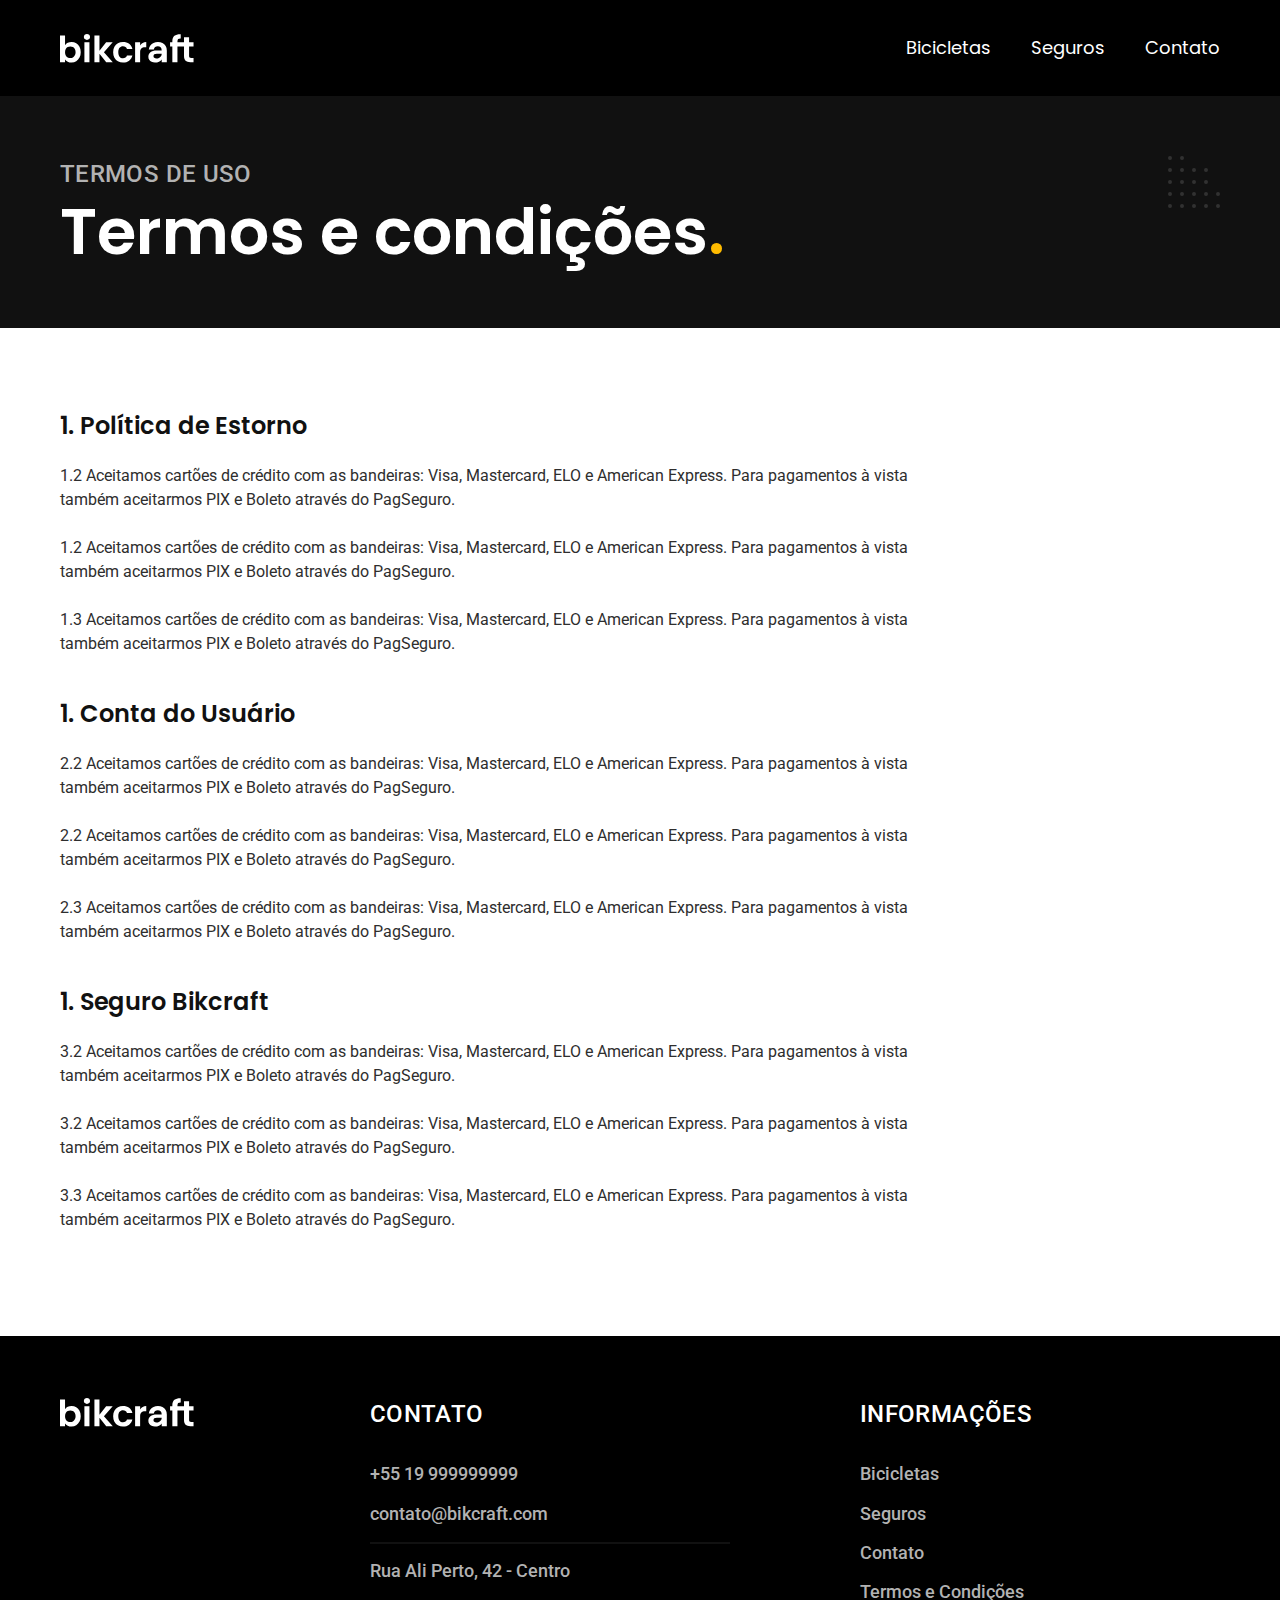
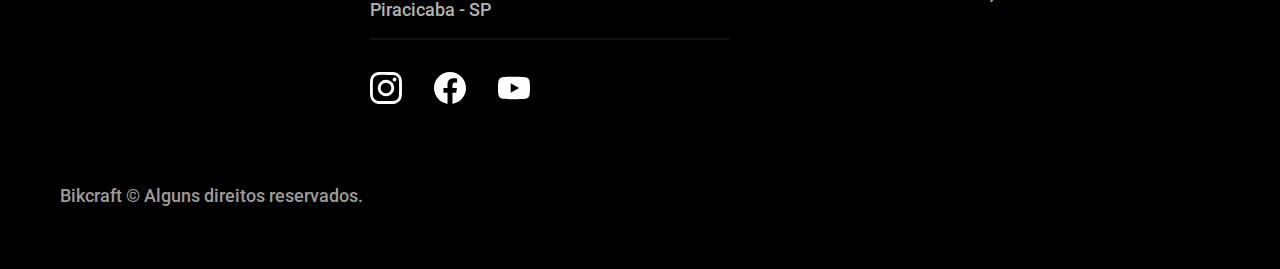
<file: termos.html>
<!DOCTYPE html>
<html lang="pt-br">

<head>
    <meta charset="UTF-8">
    <meta http-equiv="X-UA-Compatible" content="IE=edge">
    <meta name="viewport" content="width=device-width, initial-scale=1.0">
    <title>Termos e Condições | Bikcraft</title>
    <meta name="description" content="Termos.">
    <link rel="icon" href="favicon.svg" type="image/svg.xml">
    <link rel="preload" href="./assets/css/style.min.css" as="style">
    <link rel="stylesheet" href="./assets/css/style.min.css">
    <link rel="preconnect" href="https://fonts.googleapis.com">
    <link rel="preconnect" href="https://fonts.gstatic.com" crossorigin>
    <link
        href="https://fonts.googleapis.com/css2?family=Merriweather:ital,wght@1,900&family=Poppins:wght@400;600&family=Roboto:wght@500&display=swap"
        rel="stylesheet">
    <script>document.documentElement.classList.add('js')</script>
</head>

<body id="termos">
    <header class="header-bg">
        <div class="header container container">
            <a href="./">
                <img src="./assets/img/bikcraft.svg" alt="Bikcraft">
            </a>

            <nav aria-label="primaria">
                <ul class="header-menu font-1-m cor-0">
                    <li><a href="./bicicletas.html">Bicicletas</a></li>
                    <li><a href="./seguros.html">Seguros</a></li>
                    <li><a href="./contato.html">Contato</a></li>
                </ul>
            </nav>
        </div>
    </header>

    <main>
        <div class="titulo-bg">
            <div class="titulo container">
                <p class="font-2-l-b cor-5">Termos de uso</p>
                <h1 class="font-1-xxl cor-0">Termos e condições<span class="cor-p1">.</span></h1>
            </div>
        </div>

        <div class="termos font-2-s cor-10 container">
            <h2 class="font-1-l cor-11">1. Política de Estorno</h2>
            <p>1.2 Aceitamos cartões de crédito com as bandeiras: Visa, Mastercard, ELO e American Express. Para
                pagamentos à vista também aceitarmos PIX e Boleto através do PagSeguro.</p>
            <p>1.2 Aceitamos cartões de crédito com as bandeiras: Visa, Mastercard, ELO e American Express. Para
                pagamentos à vista também aceitarmos PIX e Boleto através do PagSeguro.</p>
            <p>1.3 Aceitamos cartões de crédito com as bandeiras: Visa, Mastercard, ELO e American Express. Para
                pagamentos à vista também aceitarmos PIX e Boleto através do PagSeguro.</p>
            <h2 class="font-1-l cor-11">1. Conta do Usuário</h2>
            <p>2.2 Aceitamos cartões de crédito com as bandeiras: Visa, Mastercard, ELO e American Express. Para
                pagamentos à vista também aceitarmos PIX e Boleto através do PagSeguro.</p>
            <p>2.2 Aceitamos cartões de crédito com as bandeiras: Visa, Mastercard, ELO e American Express. Para
                pagamentos à vista também aceitarmos PIX e Boleto através do PagSeguro.</p>
            <p>2.3 Aceitamos cartões de crédito com as bandeiras: Visa, Mastercard, ELO e American Express. Para
                pagamentos à vista também aceitarmos PIX e Boleto através do PagSeguro.</p>
            <h2 class="font-1-l cor-11">1. Seguro Bikcraft</h2>
            <p>3.2 Aceitamos cartões de crédito com as bandeiras: Visa, Mastercard, ELO e American Express. Para
                pagamentos à vista também aceitarmos PIX e Boleto através do PagSeguro.</p>
            <p>3.2 Aceitamos cartões de crédito com as bandeiras: Visa, Mastercard, ELO e American Express. Para
                pagamentos à vista também aceitarmos PIX e Boleto através do PagSeguro.</p>
            <p>3.3 Aceitamos cartões de crédito com as bandeiras: Visa, Mastercard, ELO e American Express. Para
                pagamentos à vista também aceitarmos PIX e Boleto através do PagSeguro.</p>
        </div>
    </main>

    <footer class="footer-bg">
        <div class="footer container">
            <img src="./assets/img/bikcraft.svg" alt="Bikcraft">
            <div class="footer-contato">
                <h3 class="font-2-l-b cor-0">Contato</h3>
                <ul class="font-2-m cor-5">
                    <li><a href="tel:+5519999999999">+55 19 999999999</a></li>
                    <li><a href="mailto:contato@bikcraft.com">contato@bikcraft.com</a></li>
                    <li>Rua Ali Perto, 42 - Centro</li>
                    <li>Piracicaba - SP</li>
                </ul>
                <div class="footer-redes">
                    <a href="./">
                        <img src="./assets/img/redes/instagram.svg" alt="Instagram">
                    </a>
                    <a href="./">
                        <img src="./assets/img/redes/facebook.svg" alt="Facebook">
                    </a>
                    <a href="./">
                        <img src="./assets/img/redes/youtube.svg" alt="Youtube">
                    </a>
                </div>
            </div>
            <div class="footer-informacoes">
                <h3 class="font-2-l-b cor-0">Informações</h3>
                <nav>
                    <ul class="font-2-m cor-5">
                        <li><a href="./bicicletas.html">Bicicletas</a></li>
                        <li><a href="./seguros.html">Seguros</a></li>
                        <li><a href="./contato.html">Contato</a></li>
                        <li><a href="./termos.html">Termos e Condições</a></li>
                    </ul>
                </nav>
            </div>
            <p class="footer-copy font-2-m cor-6">Bikcraft © Alguns direitos reservados.</p>
        </div>
    </footer>
    <script src="./js/script.js"></script>
</body>

</html>
</file>
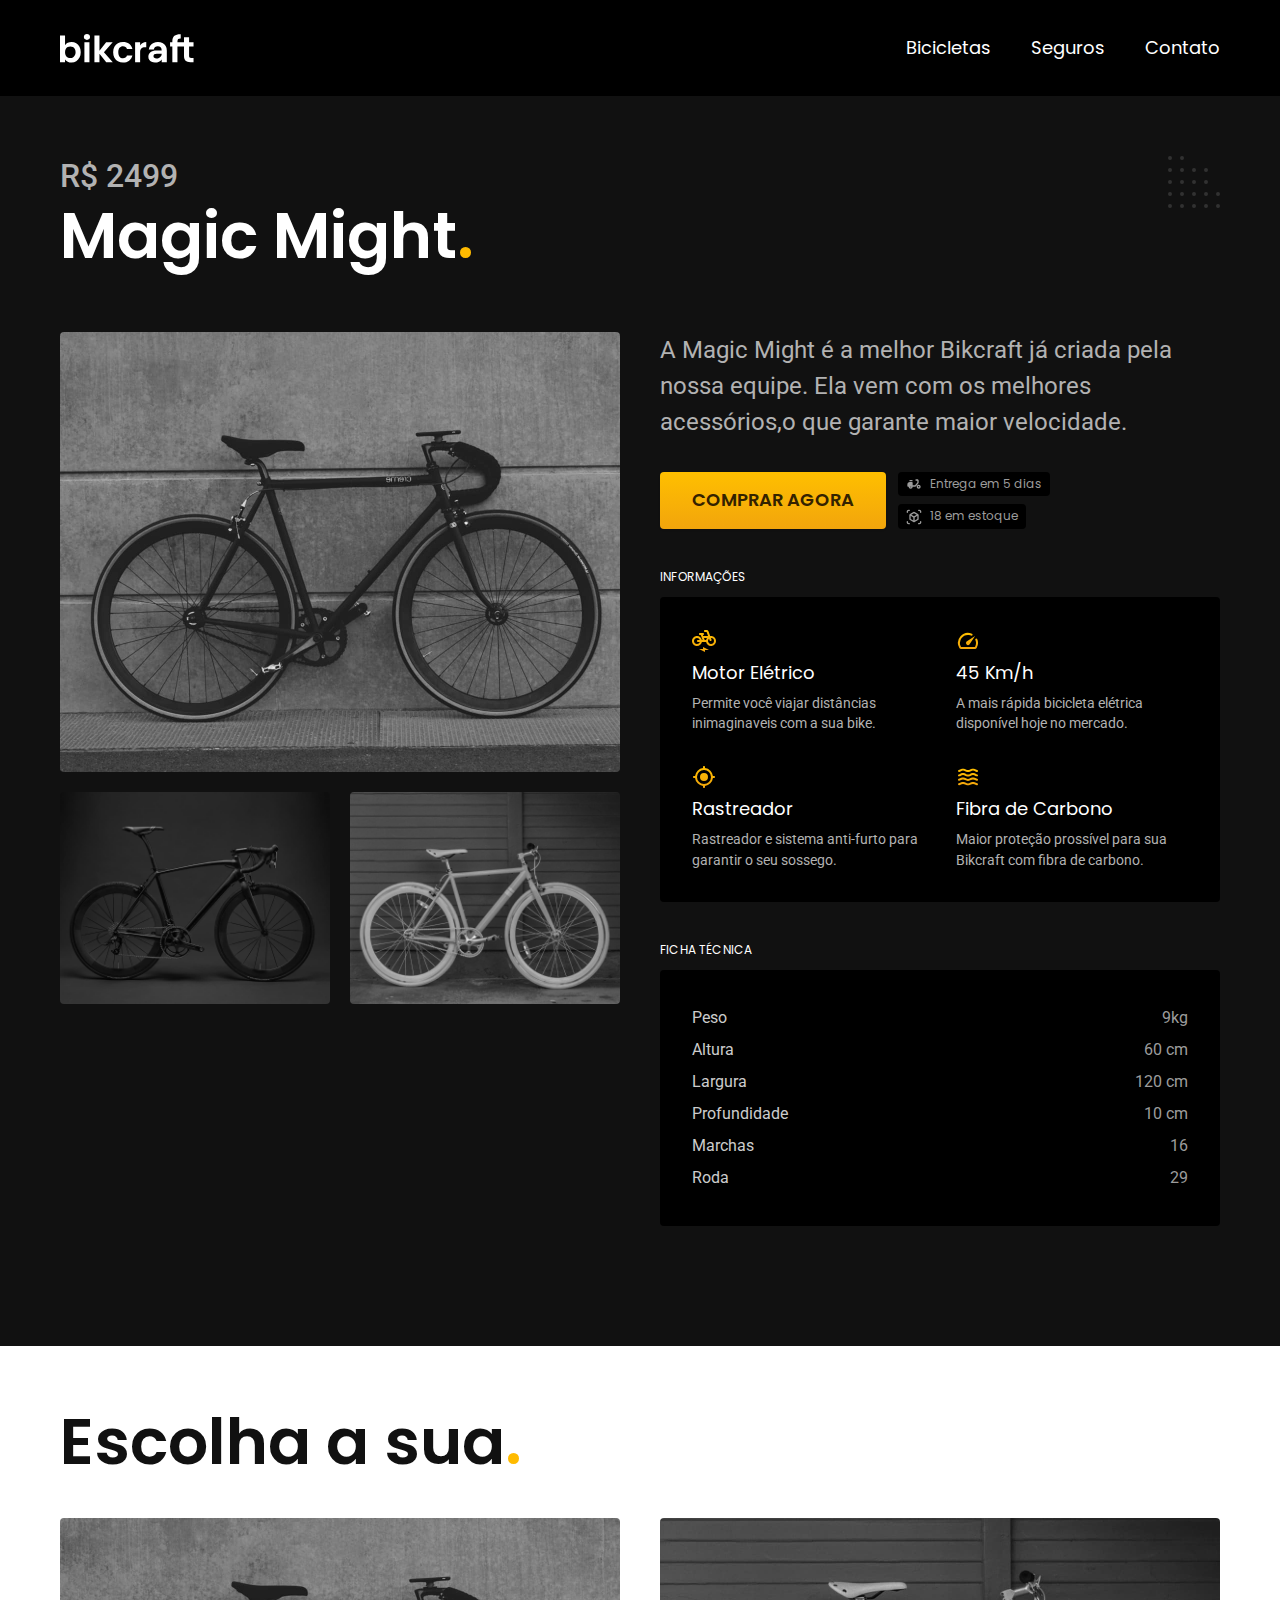
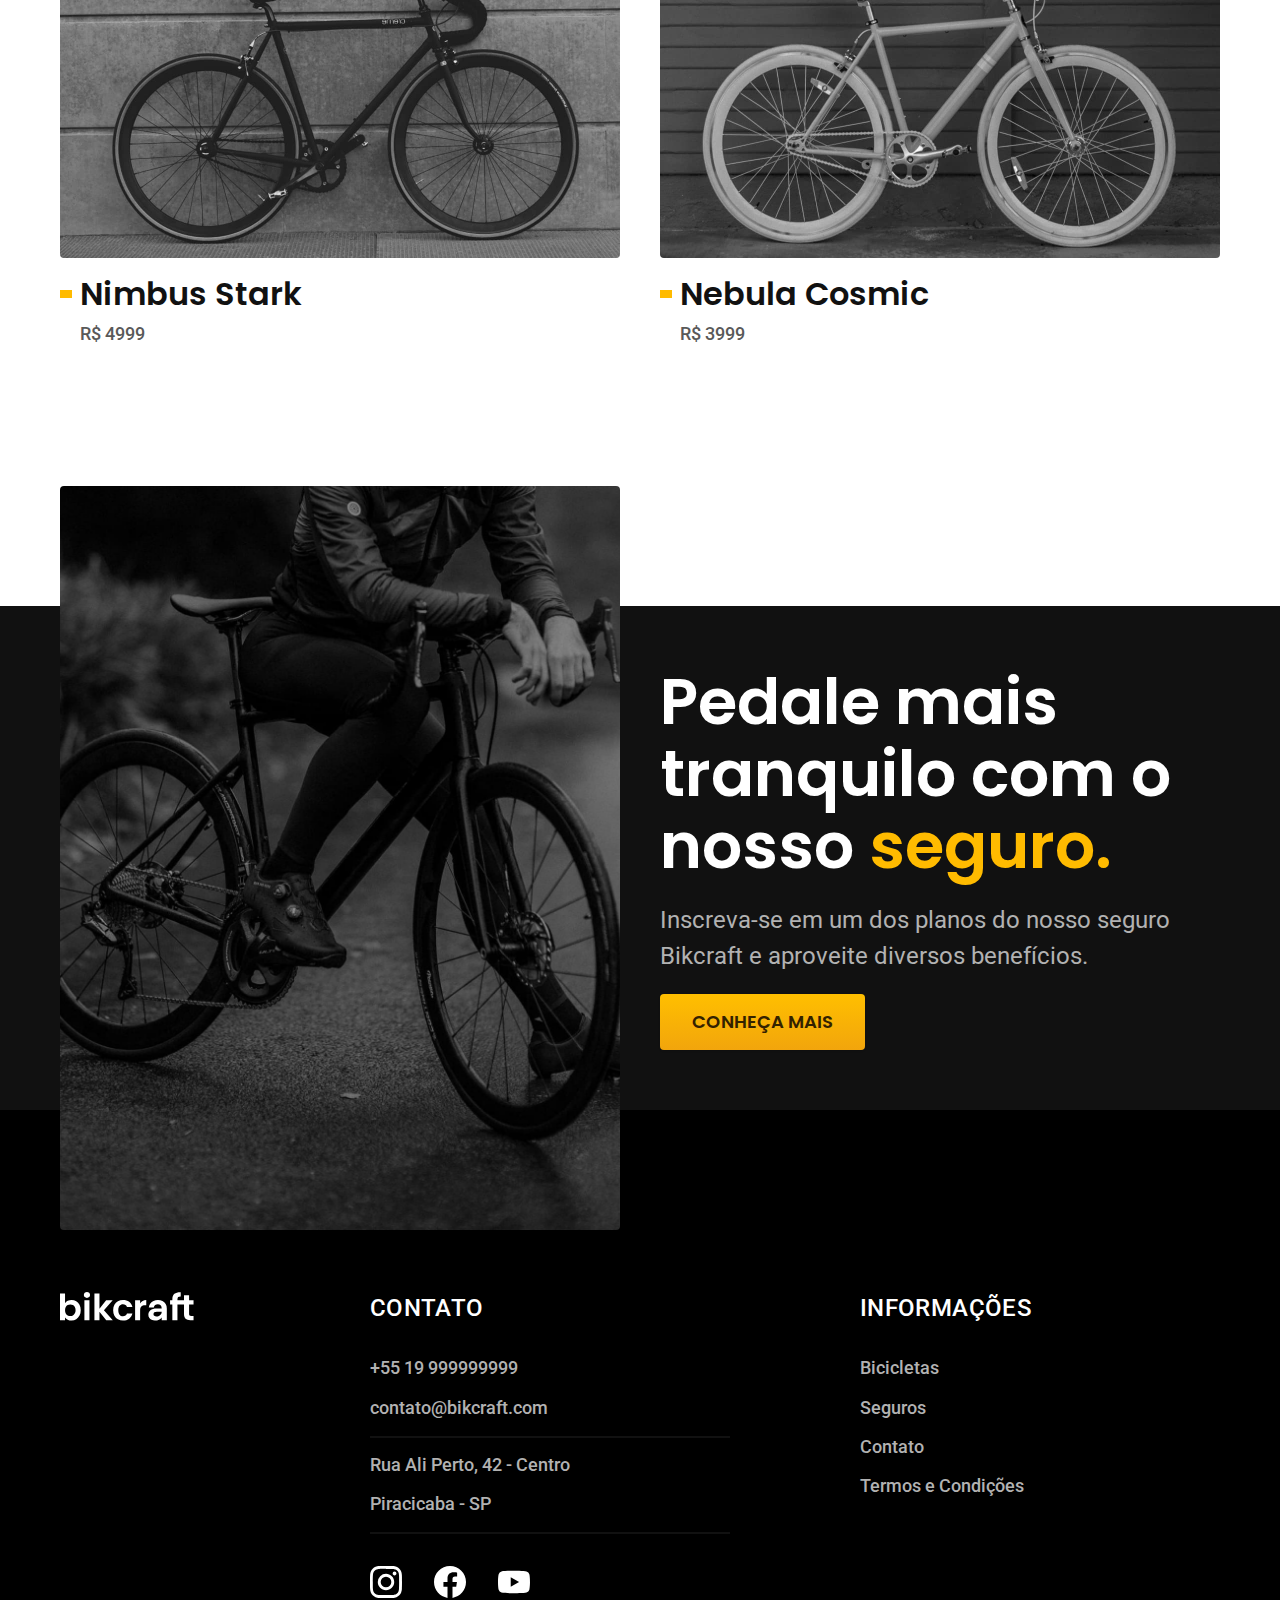
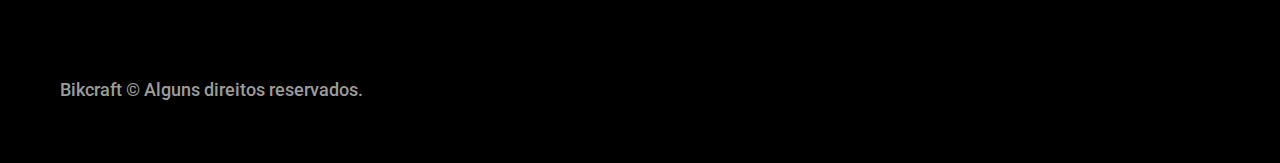
<file: bicicletas/magic.html>
<!DOCTYPE html>
<html lang="pt-br">

<head>
    <meta charset="UTF-8">
    <meta http-equiv="X-UA-Compatible" content="IE=edge">
    <meta name="viewport" content="width=device-width, initial-scale=1.0">
    <title>Magic | Bikcraft</title>
    <meta name="description" content="Magic.">
    <link rel="icon" href="../favicon.svg" type="image/svg.xml">
    <link rel="preload" href="../assets/css/style.min.css" as="style">
    <link rel="stylesheet" href="../assets/css/style.min.css">
    <link rel="preconnect" href="https://fonts.googleapis.com">
    <link rel="preconnect" href="https://fonts.gstatic.com" crossorigin>
    <link
        href="https://fonts.googleapis.com/css2?family=Merriweather:ital,wght@1,900&family=Poppins:wght@400;600&family=Roboto:wght@500&display=swap"
        rel="stylesheet">
    <script>document.documentElement.classList.add('js')</script>
</head>

<body id="bicicleta">
    <header class="header-bg">
        <div class="header container container">
            <a href="../">
                <img src="../assets/img/bikcraft.svg" alt="Bikcraft">
            </a>

            <nav aria-label="primaria">
                <ul class="header-menu font-1-m cor-0">
                    <li><a href="../bicicletas.html">Bicicletas</a></li>
                    <li><a href="../seguros.html">Seguros</a></li>
                    <li><a href="../contato.html">Contato</a></li>
                </ul>
            </nav>
        </div>
    </header>

    <main class="titulo-bg">
        <div>
            <div class="titulo container">
                <p class="font-2-xl cor-5">R$ 2499</p>
                <h1 class="font-1-xxl cor-0">Magic Might<span class="cor-p1">.</span></h1>
            </div>
        </div>
        <div class="bicicleta container">
            <div class="bicicleta-imagens">
                <img src="../assets/img/bicicleta/nimbus2.jpg" alt="">
                <img src="../assets/img/bicicleta/nimbus1.jpg" alt="">
                <img src="../assets/img/bicicleta/nimbus3.jpg" alt="">
            </div>
            <div class="bicicleta-conteudo">
                <p class="font-2-l cor-5">A Magic Might é a melhor Bikcraft já criada pela nossa equipe. Ela vem com os
                    melhores acessórios,o
                    que garante maior velocidade.</p>
                <div class="bicicleta-comprar">
                    <a href="../orcamento.html?tipo=bikcraft&produto=magic" class="botao">Comprar Agora</a>
                    <span class="font-1-xs cor-6"><img src="../assets/img/icones/entrega.svg" alt="">Entrega em 5
                        dias</span>
                    <span class="font-1-xs cor-6"><img src="../assets/img/icones/estoque.svg" alt="">18 em
                        estoque</span>
                </div>
                <h2 class="font-1-xs cor-0">Informações</h2>
                <ul class="bicicleta-informacoes">
                    <li>
                        <img src="../assets/img/icones/eletrica.svg" alt="">
                        <h3 class="font-1-m cor-0">Motor Elétrico</h3>
                        <p class="font-2-xs cor-5">Permite você viajar distâncias inimaginaveis com a sua bike.</p>
                    </li>
                    <li>
                        <img src="../assets/img/icones/velocidade.svg" alt="">
                        <h3 class="font-1-m cor-0">45 Km/h</h3>
                        <p class="font-2-xs cor-5">A mais rápida bicicleta elétrica disponível hoje no mercado.</p>
                    </li>
                    <li>
                        <img src="../assets/img/icones/rastreador.svg" alt="">
                        <h3 class="font-1-m cor-0">Rastreador</h3>
                        <p class="font-2-xs cor-5">Rastreador e sistema anti-furto para garantir o seu sossego.</p>
                    </li>
                    <li>
                        <img src="../assets/img/icones/carbono.svg" alt="">
                        <h3 class="font-1-m cor-0">Fibra de Carbono</h3>
                        <p class="font-2-xs cor-5">Maior proteção prossível para sua Bikcraft com fibra de carbono.</p>
                    </li>
                </ul>
                <h2 class="font-1-xs cor-0">Ficha Técnica</h2>
                <ul class="bicicleta-ficha font-2-s cor-4">
                    <li>Peso <span>9kg</span></li>
                    <li>Altura <span>60 cm</span></li>
                    <li>Largura <span>120 cm</span></li>
                    <li>Profundidade <span>10 cm</span></li>
                    <li>Marchas <span>16</span></li>
                    <li>Roda <span>29</span></li>
                </ul>
            </div>
        </div>
    </main>

    <article class="bicicletas-lista container">
        <h2 class="font-1-xxl">Escolha a sua<span class="cor-p1">.</h2>

        <ul>
            <li>
                <a href="./nimbus.html">
                    <img src="../assets/img/bicicletas/magic.jpg" alt="Bicicleta preta">
                    <h3 class="font-1-xl">Nimbus Stark</h3>
                    <span class="font-2-m cor-8">R$ 4999</span>
                </a>
            </li>
            <li>
                <a href="./nebula.html">
                    <img src="../assets/img/bicicletas/nebula.jpg" alt="Bicicleta preta">
                    <h3 class="font-1-xl">Nebula Cosmic</h3>
                    <span class="font-2-m cor-8">R$ 3999</span>
                </a>
            </li>
        </ul>
    </article>

    <article class="seguro-bg">
        <div class="seguro container">
            <div class="seguro-imagem">
                <img src="../assets/img/fotos/seguros.jpg" alt="Pessoa parada em cima de uma bicicleta">
            </div>
            <div class="seguro-conteudo">
                <h2 class="font-1-xxl cor-0">Pedale mais tranquilo com o nosso <span class="cor-p1">seguro.</span></h2>
                <p class="font-2-l cor-5">Inscreva-se em um dos planos do nosso seguro Bikcraft e aproveite diversos
                    benefícios.</p>
                <a href="../seguros.html" class="botao">Conheça Mais</a>
            </div>
        </div>
    </article>

    <footer class="footer-bg">
        <div class="footer container">
            <img src="../assets/img/bikcraft.svg" alt="Bikcraft">
            <div class="footer-contato">
                <h3 class="font-2-l-b cor-0">Contato</h3>
                <ul class="font-2-m cor-5">
                    <li><a href="tel:+5519999999999">+55 19 999999999</a></li>
                    <li><a href="mailto:contato@bikcraft.com">contato@bikcraft.com</a></li>
                    <li>Rua Ali Perto, 42 - Centro</li>
                    <li>Piracicaba - SP</li>
                </ul>
                <div class="footer-redes">
                    <a href="../">
                        <img src="../assets/img/redes/instagram.svg" alt="Instagram">
                    </a>
                    <a href="../">
                        <img src="../assets/img/redes/facebook.svg" alt="Facebook">
                    </a>
                    <a href="../">
                        <img src="../assets/img/redes/youtube.svg" alt="Youtube">
                    </a>
                </div>
            </div>
            <div class="footer-informacoes">
                <h3 class="font-2-l-b cor-0">Informações</h3>
                <nav>
                    <ul class="font-2-m cor-5">
                        <li><a href="../bicicletas.html">Bicicletas</a></li>
                        <li><a href="../seguros.html">Seguros</a></li>
                        <li><a href="../contato.html">Contato</a></li>
                        <li><a href="../termos.html">Termos e Condições</a></li>
                    </ul>
                </nav>
            </div>
            <p class="footer-copy font-2-m cor-6">Bikcraft © Alguns direitos reservados.</p>
        </div>
    </footer>
    <script src="../js/script.js"></script>
</body>

</html>
</file>
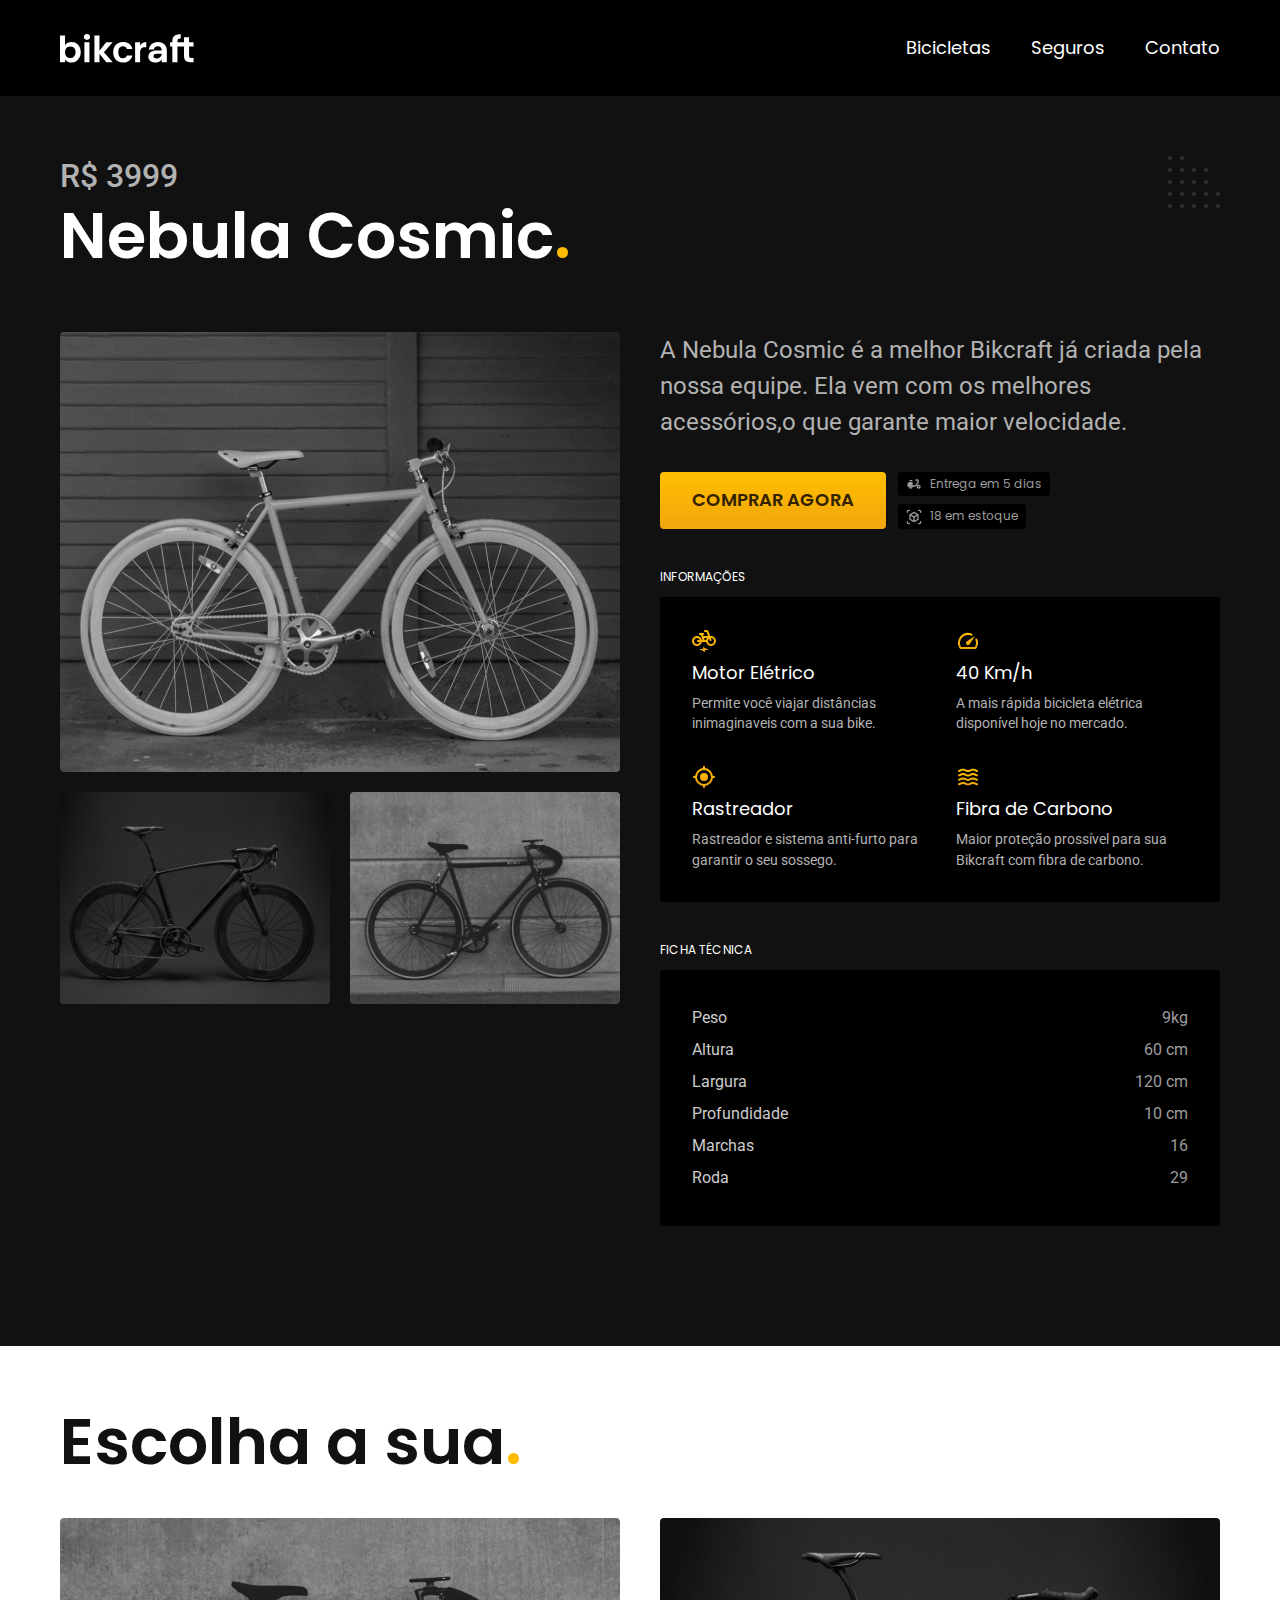
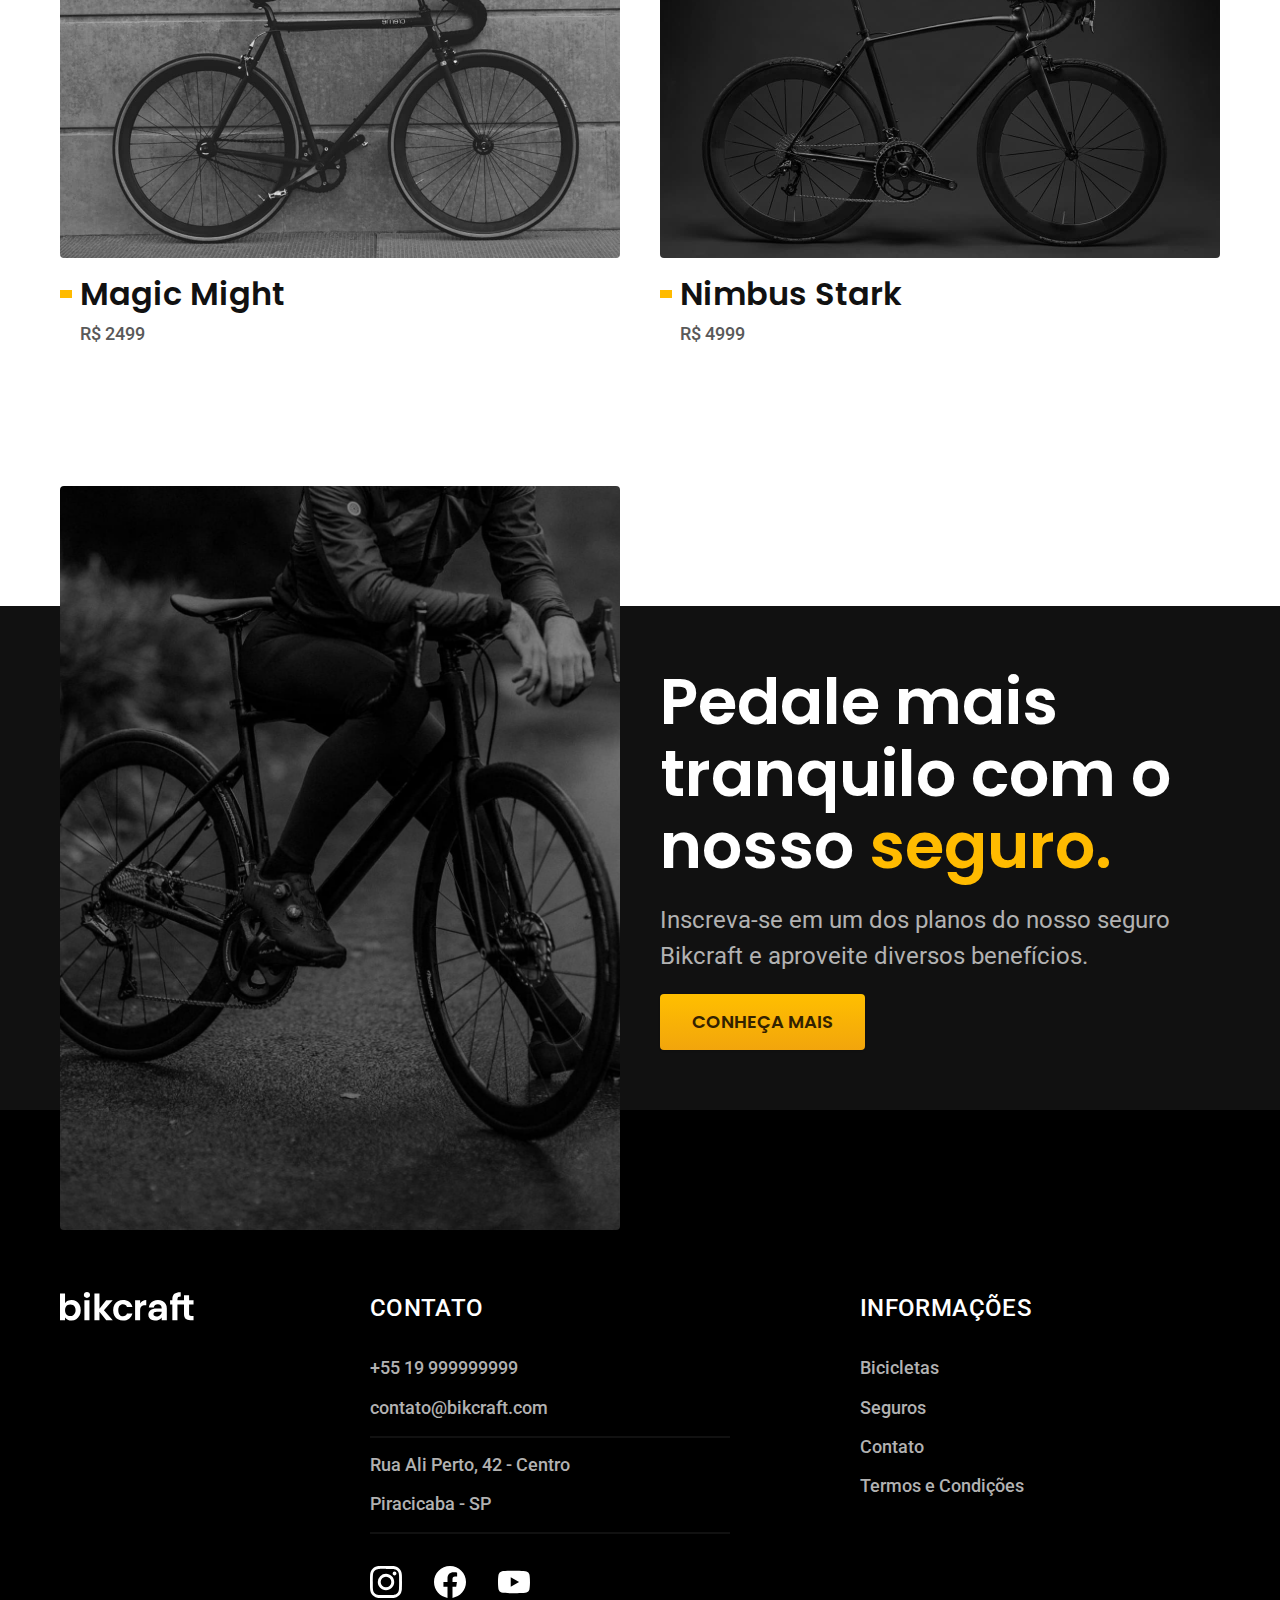
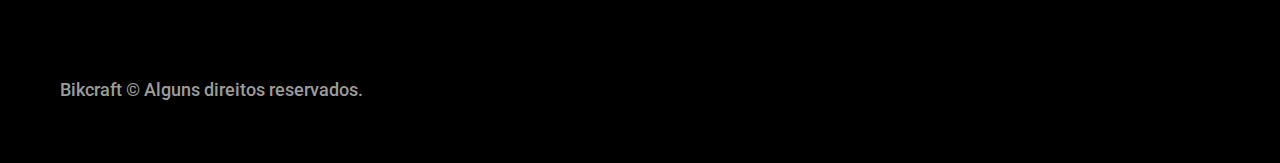
<file: bicicletas/nebula.html>
<!DOCTYPE html>
<html lang="pt-br">

<head>
    <meta charset="UTF-8">
    <meta http-equiv="X-UA-Compatible" content="IE=edge">
    <meta name="viewport" content="width=device-width, initial-scale=1.0">
    <title>Nebula | Bikcraft</title>
    <meta name="description" content="Nebula.">
    <link rel="icon" href="../favicon.svg" type="image/svg.xml">
    <link rel="preload" href="../assets/css/style.min.css" as="style">
    <link rel="stylesheet" href="../assets/css/style.min.css">
    <link rel="preconnect" href="https://fonts.googleapis.com">
    <link rel="preconnect" href="https://fonts.gstatic.com" crossorigin>
    <link
        href="https://fonts.googleapis.com/css2?family=Merriweather:ital,wght@1,900&family=Poppins:wght@400;600&family=Roboto:wght@500&display=swap"
        rel="stylesheet">
    <script>document.documentElement.classList.add('js')</script>
</head>

<body id="bicicleta">
    <header class="header-bg">
        <div class="header container container">
            <a href="../">
                <img src="../assets/img/bikcraft.svg" alt="Bikcraft">
            </a>

            <nav aria-label="primaria">
                <ul class="header-menu font-1-m cor-0">
                    <li><a href="../bicicletas.html">Bicicletas</a></li>
                    <li><a href="../seguros.html">Seguros</a></li>
                    <li><a href="../contato.html">Contato</a></li>
                </ul>
            </nav>
        </div>
    </header>

    <main class="titulo-bg">
        <div>
            <div class="titulo container">
                <p class="font-2-xl cor-5">R$ 3999</p>
                <h1 class="font-1-xxl cor-0">Nebula Cosmic<span class="cor-p1">.</span></h1>
            </div>
        </div>
        <div class="bicicleta container">
            <div class="bicicleta-imagens">
                <img src="../assets/img/bicicleta/nimbus3.jpg" alt="">
                <img src="../assets/img/bicicleta/nimbus1.jpg" alt="">
                <img src="../assets/img/bicicleta/nimbus2.jpg" alt="">
            </div>
            <div class="bicicleta-conteudo">
                <p class="font-2-l cor-5">A Nebula Cosmic é a melhor Bikcraft já criada pela nossa equipe. Ela vem com
                    os
                    melhores acessórios,o
                    que garante maior velocidade.</p>
                <div class="bicicleta-comprar">
                    <a href="../orcamento.html?tipo=bikcraft&produto=nebula" class="botao">Comprar Agora</a>
                    <span class="font-1-xs cor-6"><img src="../assets/img/icones/entrega.svg" alt="">Entrega em 5
                        dias</span>
                    <span class="font-1-xs cor-6"><img src="../assets/img/icones/estoque.svg" alt="">18 em
                        estoque</span>
                </div>
                <h2 class="font-1-xs cor-0">Informações</h2>
                <ul class="bicicleta-informacoes">
                    <li>
                        <img src="../assets/img/icones/eletrica.svg" alt="">
                        <h3 class="font-1-m cor-0">Motor Elétrico</h3>
                        <p class="font-2-xs cor-5">Permite você viajar distâncias inimaginaveis com a sua bike.</p>
                    </li>
                    <li>
                        <img src="../assets/img/icones/velocidade.svg" alt="">
                        <h3 class="font-1-m cor-0">40 Km/h</h3>
                        <p class="font-2-xs cor-5">A mais rápida bicicleta elétrica disponível hoje no mercado.</p>
                    </li>
                    <li>
                        <img src="../assets/img/icones/rastreador.svg" alt="">
                        <h3 class="font-1-m cor-0">Rastreador</h3>
                        <p class="font-2-xs cor-5">Rastreador e sistema anti-furto para garantir o seu sossego.</p>
                    </li>
                    <li>
                        <img src="../assets/img/icones/carbono.svg" alt="">
                        <h3 class="font-1-m cor-0">Fibra de Carbono</h3>
                        <p class="font-2-xs cor-5">Maior proteção prossível para sua Bikcraft com fibra de carbono.</p>
                    </li>
                </ul>
                <h2 class="font-1-xs cor-0">Ficha Técnica</h2>
                <ul class="bicicleta-ficha font-2-s cor-4">
                    <li>Peso <span>9kg</span></li>
                    <li>Altura <span>60 cm</span></li>
                    <li>Largura <span>120 cm</span></li>
                    <li>Profundidade <span>10 cm</span></li>
                    <li>Marchas <span>16</span></li>
                    <li>Roda <span>29</span></li>
                </ul>
            </div>
        </div>
    </main>

    <article class="bicicletas-lista container">
        <h2 class="font-1-xxl">Escolha a sua<span class="cor-p1">.</h2>

        <ul>
            <li>
                <a href="./magic.html">
                    <img src="../assets/img/bicicletas/magic.jpg" alt="Bicicleta preta">
                    <h3 class="font-1-xl">Magic Might</h3>
                    <span class="font-2-m cor-8">R$ 2499</span>
                </a>
            </li>
            <li>
                <a href="./nimbus.html">
                    <img src="../assets/img/bicicletas/nimbus.jpg" alt="Bicicleta preta">
                    <h3 class="font-1-xl">Nimbus Stark</h3>
                    <span class="font-2-m cor-8">R$ 4999</span>
                </a>
            </li>
        </ul>
    </article>

    <article class="seguro-bg">
        <div class="seguro container">
            <div class="seguro-imagem">
                <img src="../assets/img/fotos/seguros.jpg" alt="Pessoa parada em cima de uma bicicleta">
            </div>
            <div class="seguro-conteudo">
                <h2 class="font-1-xxl cor-0">Pedale mais tranquilo com o nosso <span class="cor-p1">seguro.</span></h2>
                <p class="font-2-l cor-5">Inscreva-se em um dos planos do nosso seguro Bikcraft e aproveite diversos
                    benefícios.</p>
                <a href="../seguros.html" class="botao">Conheça Mais</a>
            </div>
        </div>
    </article>

    <footer class="footer-bg">
        <div class="footer container">
            <img src="../assets/img/bikcraft.svg" alt="Bikcraft">
            <div class="footer-contato">
                <h3 class="font-2-l-b cor-0">Contato</h3>
                <ul class="font-2-m cor-5">
                    <li><a href="tel:+5519999999999">+55 19 999999999</a></li>
                    <li><a href="mailto:contato@bikcraft.com">contato@bikcraft.com</a></li>
                    <li>Rua Ali Perto, 42 - Centro</li>
                    <li>Piracicaba - SP</li>
                </ul>
                <div class="footer-redes">
                    <a href="../">
                        <img src="../assets/img/redes/instagram.svg" alt="Instagram">
                    </a>
                    <a href="../">
                        <img src="../assets/img/redes/facebook.svg" alt="Facebook">
                    </a>
                    <a href="../">
                        <img src="../assets/img/redes/youtube.svg" alt="Youtube">
                    </a>
                </div>
            </div>
            <div class="footer-informacoes">
                <h3 class="font-2-l-b cor-0">Informações</h3>
                <nav>
                    <ul class="font-2-m cor-5">
                        <li><a href="../bicicletas.html">Bicicletas</a></li>
                        <li><a href="../seguros.html">Seguros</a></li>
                        <li><a href="../contato.html">Contato</a></li>
                        <li><a href="../termos.html">Termos e Condições</a></li>
                    </ul>
                </nav>
            </div>
            <p class="footer-copy font-2-m cor-6">Bikcraft © Alguns direitos reservados.</p>
        </div>
    </footer>
    <script src="../js/script.js"></script>
</body>

</html>
</file>
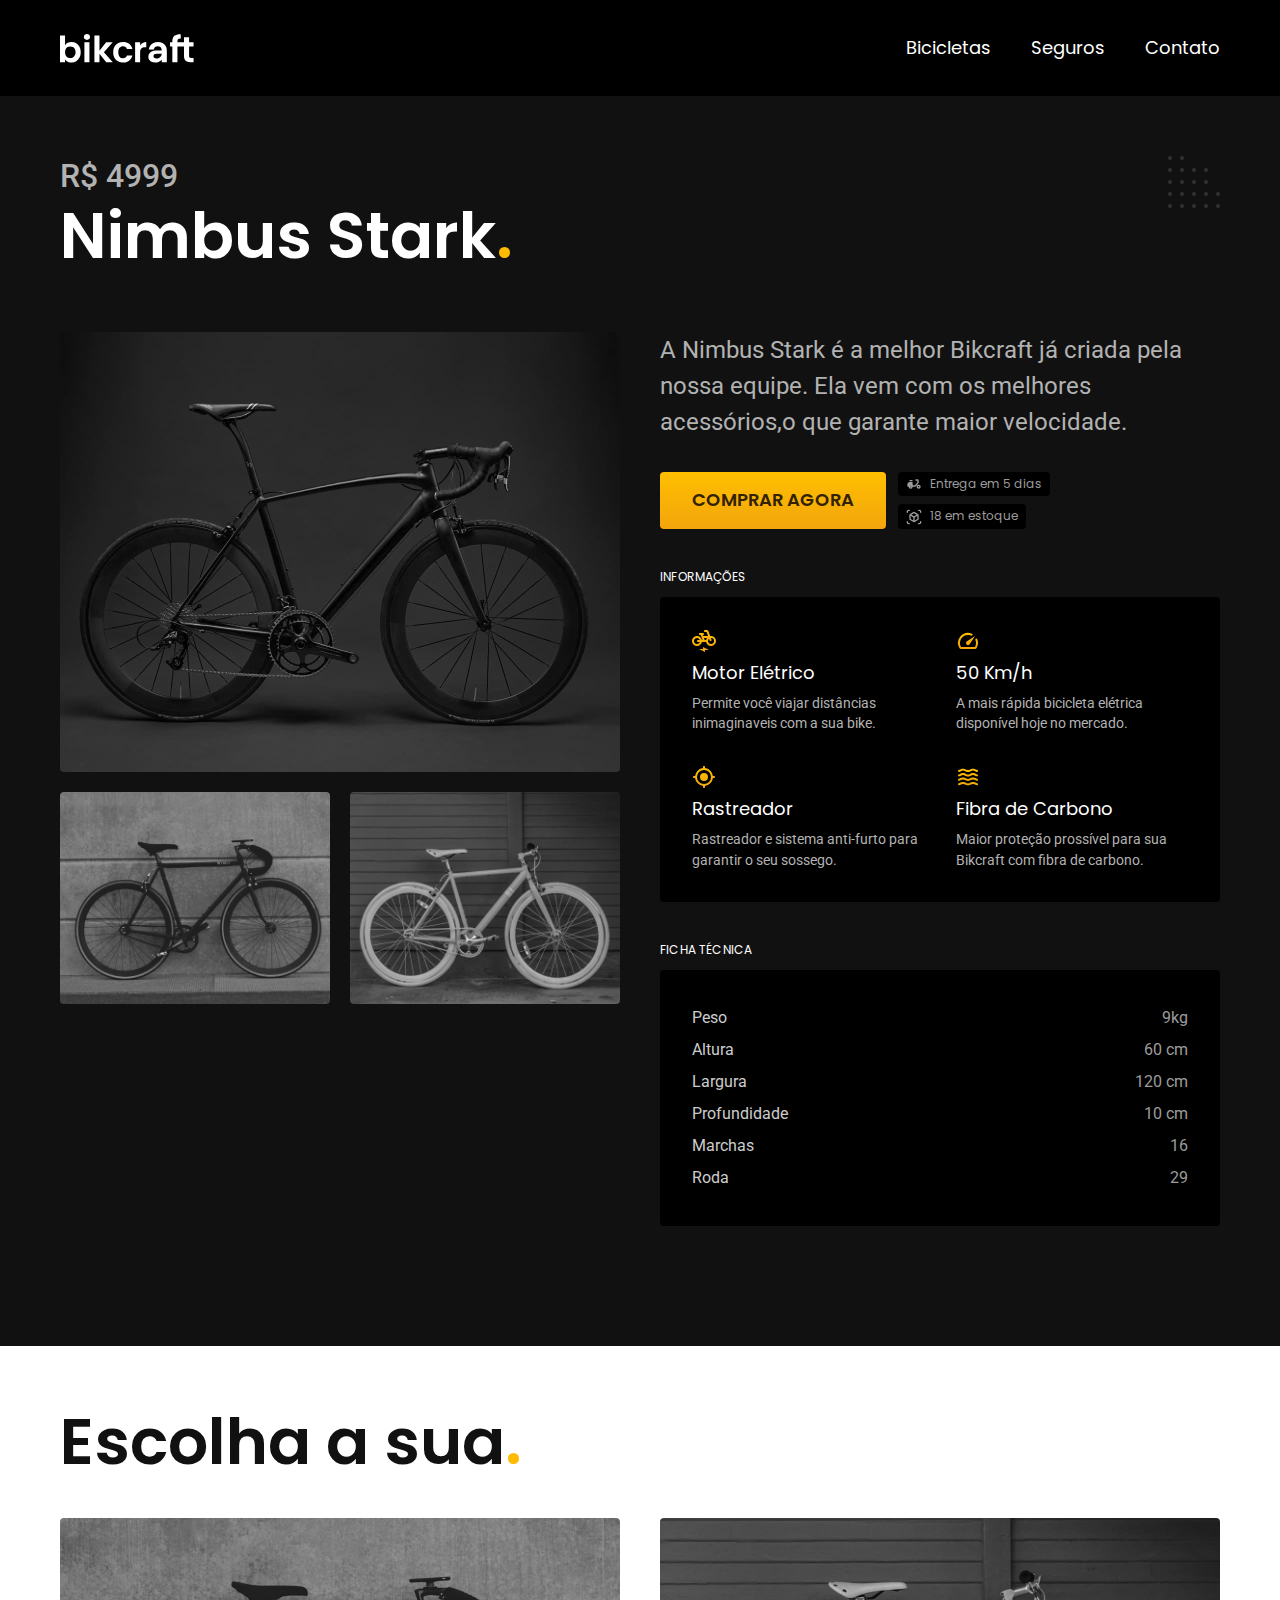
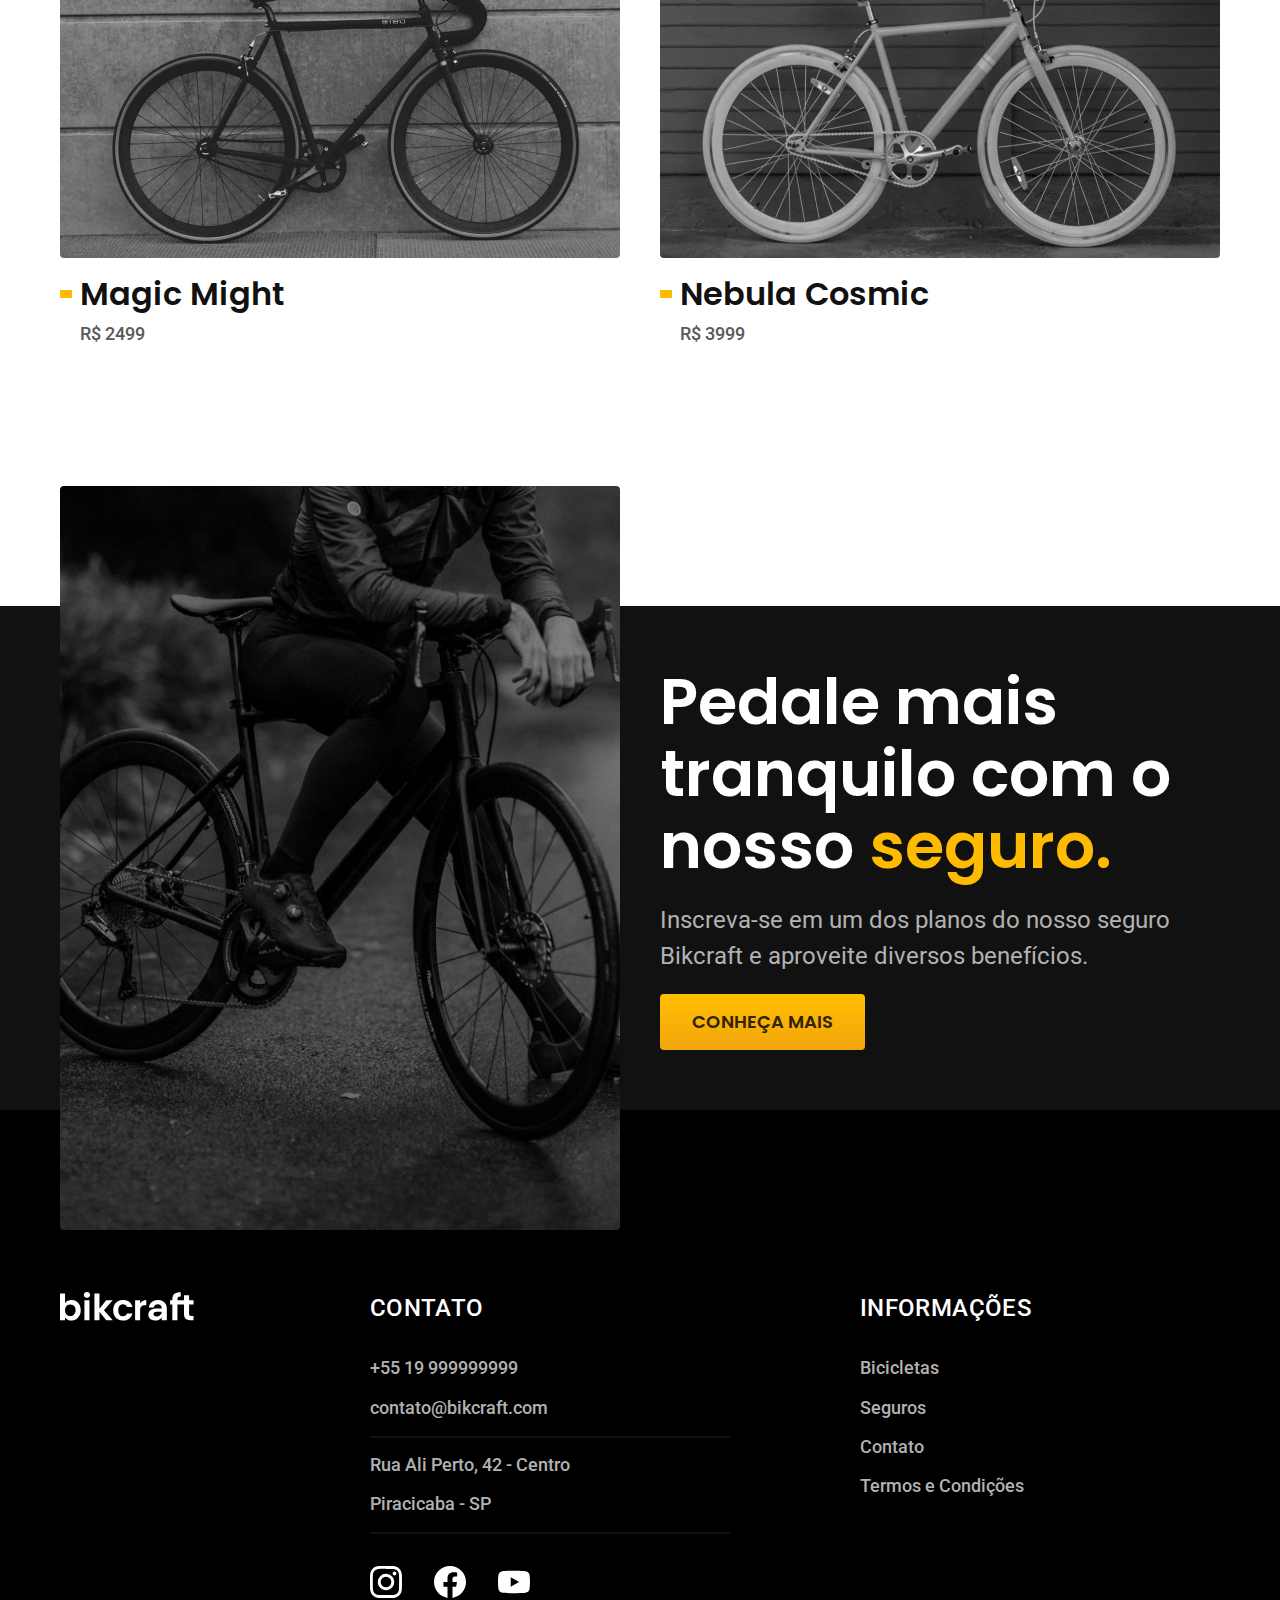
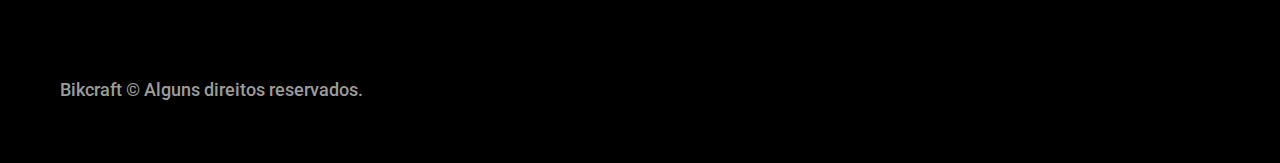
<file: bicicletas/nimbus.html>
<!DOCTYPE html>
<html lang="pt-br">

<head>
    <meta charset="UTF-8">
    <meta http-equiv="X-UA-Compatible" content="IE=edge">
    <meta name="viewport" content="width=device-width, initial-scale=1.0">
    <title>Nimbus | Bikcraft</title>
    <meta name="description" content="Nimbus.">
    <link rel="icon" href="../favicon.svg" type="image/svg.xml">
    <link rel="preload" href="../assets/css/style.min.css" as="style">
    <link rel="stylesheet" href="../assets/css/style.min.css">
    <link rel="preconnect" href="https://fonts.googleapis.com">
    <link rel="preconnect" href="https://fonts.gstatic.com" crossorigin>
    <link
        href="https://fonts.googleapis.com/css2?family=Merriweather:ital,wght@1,900&family=Poppins:wght@400;600&family=Roboto:wght@500&display=swap"
        rel="stylesheet">
    <script>document.documentElement.classList.add('js')</script>
</head>

<body id="bicicleta">
    <header class="header-bg">
        <div class="header container container">
            <a href="../">
                <img src="../assets/img/bikcraft.svg" alt="Bikcraft">
            </a>

            <nav aria-label="primaria">
                <ul class="header-menu font-1-m cor-0">
                    <li><a href="../bicicletas.html">Bicicletas</a></li>
                    <li><a href="../seguros.html">Seguros</a></li>
                    <li><a href="../contato.html">Contato</a></li>
                </ul>
            </nav>
        </div>
    </header>

    <main class="titulo-bg">
        <div>
            <div class="titulo container">
                <p class="font-2-xl cor-5">R$ 4999</p>
                <h1 class="font-1-xxl cor-0">Nimbus Stark<span class="cor-p1">.</span></h1>
            </div>
        </div>
        <div class="bicicleta container">
            <div class="bicicleta-imagens">
                <img src="../assets/img/bicicleta/nimbus1.jpg" alt="">
                <img src="../assets/img/bicicleta/nimbus2.jpg" alt="">
                <img src="../assets/img/bicicleta/nimbus3.jpg" alt="">
            </div>
            <div class="bicicleta-conteudo">
                <p class="font-2-l cor-5">A Nimbus Stark é a melhor Bikcraft já criada pela nossa equipe. Ela vem com os
                    melhores acessórios,o
                    que garante maior velocidade.</p>
                <div class="bicicleta-comprar">
                    <a href="../orcamento.html?tipo=bikcraft&produto=nimbus" class="botao">Comprar Agora</a>
                    <span class="font-1-xs cor-6"><img src="../assets/img/icones/entrega.svg" alt="">Entrega em 5
                        dias</span>
                    <span class="font-1-xs cor-6"><img src="../assets/img/icones/estoque.svg" alt="">18 em
                        estoque</span>
                </div>
                <h2 class="font-1-xs cor-0">Informações</h2>
                <ul class="bicicleta-informacoes">
                    <li>
                        <img src="../assets/img/icones/eletrica.svg" alt="">
                        <h3 class="font-1-m cor-0">Motor Elétrico</h3>
                        <p class="font-2-xs cor-5">Permite você viajar distâncias inimaginaveis com a sua bike.</p>
                    </li>
                    <li>
                        <img src="../assets/img/icones/velocidade.svg" alt="">
                        <h3 class="font-1-m cor-0">50 Km/h</h3>
                        <p class="font-2-xs cor-5">A mais rápida bicicleta elétrica disponível hoje no mercado.</p>
                    </li>
                    <li>
                        <img src="../assets/img/icones/rastreador.svg" alt="">
                        <h3 class="font-1-m cor-0">Rastreador</h3>
                        <p class="font-2-xs cor-5">Rastreador e sistema anti-furto para garantir o seu sossego.</p>
                    </li>
                    <li>
                        <img src="../assets/img/icones/carbono.svg" alt="">
                        <h3 class="font-1-m cor-0">Fibra de Carbono</h3>
                        <p class="font-2-xs cor-5">Maior proteção prossível para sua Bikcraft com fibra de carbono.</p>
                    </li>
                </ul>
                <h2 class="font-1-xs cor-0">Ficha Técnica</h2>
                <ul class="bicicleta-ficha font-2-s cor-4">
                    <li>Peso <span>9kg</span></li>
                    <li>Altura <span>60 cm</span></li>
                    <li>Largura <span>120 cm</span></li>
                    <li>Profundidade <span>10 cm</span></li>
                    <li>Marchas <span>16</span></li>
                    <li>Roda <span>29</span></li>
                </ul>
            </div>
        </div>
    </main>

    <article class="bicicletas-lista container">
        <h2 class="font-1-xxl">Escolha a sua<span class="cor-p1">.</h2>

        <ul>
            <li>
                <a href="./magic.html">
                    <img src="../assets/img/bicicletas/magic.jpg" alt="Bicicleta preta">
                    <h3 class="font-1-xl">Magic Might</h3>
                    <span class="font-2-m cor-8">R$ 2499</span>
                </a>
            </li>
            <li>
                <a href="./nebula.html">
                    <img src="../assets/img/bicicletas/nebula.jpg" alt="Bicicleta preta">
                    <h3 class="font-1-xl">Nebula Cosmic</h3>
                    <span class="font-2-m cor-8">R$ 3999</span>
                </a>
            </li>
        </ul>
    </article>

    <article class="seguro-bg">
        <div class="seguro container">
            <div class="seguro-imagem">
                <img src="../assets/img/fotos/seguros.jpg" alt="Pessoa parada em cima de uma bicicleta">
            </div>
            <div class="seguro-conteudo">
                <h2 class="font-1-xxl cor-0">Pedale mais tranquilo com o nosso <span class="cor-p1">seguro.</span></h2>
                <p class="font-2-l cor-5">Inscreva-se em um dos planos do nosso seguro Bikcraft e aproveite diversos
                    benefícios.</p>
                <a href="../seguros.html" class="botao">Conheça Mais</a>
            </div>
        </div>
    </article>

    <footer class="footer-bg">
        <div class="footer container">
            <img src="../assets/img/bikcraft.svg" alt="Bikcraft">
            <div class="footer-contato">
                <h3 class="font-2-l-b cor-0">Contato</h3>
                <ul class="font-2-m cor-5">
                    <li><a href="tel:+5519999999999">+55 19 999999999</a></li>
                    <li><a href="mailto:contato@bikcraft.com">contato@bikcraft.com</a></li>
                    <li>Rua Ali Perto, 42 - Centro</li>
                    <li>Piracicaba - SP</li>
                </ul>
                <div class="footer-redes">
                    <a href="../">
                        <img src="../assets/img/redes/instagram.svg" alt="Instagram">
                    </a>
                    <a href="../">
                        <img src="../assets/img/redes/facebook.svg" alt="Facebook">
                    </a>
                    <a href="../">
                        <img src="../assets/img/redes/youtube.svg" alt="Youtube">
                    </a>
                </div>
            </div>
            <div class="footer-informacoes">
                <h3 class="font-2-l-b cor-0">Informações</h3>
                <nav>
                    <ul class="font-2-m cor-5">
                        <li><a href="../bicicletas.html">Bicicletas</a></li>
                        <li><a href="../seguros.html">Seguros</a></li>
                        <li><a href="../contato.html">Contato</a></li>
                        <li><a href="../termos.html">Termos e Condições</a></li>
                    </ul>
                </nav>
            </div>
            <p class="footer-copy font-2-m cor-6">Bikcraft © Alguns direitos reservados.</p>
        </div>
    </footer>
    <script src="../js/script.js"></script>
</body>

</html>
</file>
<file: assets/css/style.css>
/* Global */

@import "./global/global.css";
@import "./global/header.css";
@import "./global/footer.css";

/* Home */

@import "./home/introducao.css";
@import "./home/tecnologia.css";
@import "./home/parceiros.css";
@import "./home/depoimento.css";

/* Bicicletas */

@import "./bicicletas/bicicletas-lista.css";
@import "./bicicletas/bicicletas.css";

/* Bicicleta */

@import "./bicicleta/bicicleta.css";
@import "./bicicleta/seguro.css";

/* Seguros */

@import "./seguros/seguros.css";
@import "./seguros/vantagens.css";
@import "./seguros/perguntas.css";

/* Utilidades */

@import "./utilidades/componentes.css";
@import "./utilidades/tipografia.css";
@import "./utilidades/cores.css";
@import "./utilidades/formulario.css";
@import "./utilidades/animacao.css";

/* Termos */

@import "./termos/termos.css";

/* Contato */

@import "./contato/contato.css";
@import "./contato/lojas.css";

/* Orçamento */

@import "./orcamento/orcamento.css";
</file>
<file: assets/css/style.min.css>
body{margin:0;font-family:Arial,Helvetica,sans-serif;color:#111}ul{padding:0;list-style:none}blockquote,dd,h1,h2,h3,h4,p,ul{margin:0}a{text-decoration:none;color:inherit}img{max-width:100%;height:auto;display:block}img[src$=".jpg"]{border-radius:4px}.header-bg{background-color:var(--cor-12)}.header{display:flex;flex-wrap:wrap;gap:20px;justify-content:space-between;align-items:center;padding:20px 0}.header-menu{display:flex;gap:40px;flex-wrap:wrap}.header-menu a{padding:16px 0;display:inline-block;color:var(--cor-0);font-size:18px;position:relative;font-family:Poppins;font-weight:400}.header-menu a::after{content:"";display:block;height:2px;width:0%;background:var(--cor-0);margin-top:4px;transition:.3s;position:absolute}.header-menu a.ativo::after,.header-menu a:hover::after{width:100%}@media (max-width:800px){.header-menu a{background:var(--cor-11);padding:12px 16px;border-radius:4px}.header-menu{gap:20px}.header-menu a:hover{background:var(--cor-10)}.header a::after{display:none}}@media (max-width:600px){.header-menu{gap:12px}.header-menu{padding:8px 12px;font-size:14px}}.footer-bg{background-color:var(--cor-12)}.footer{display:grid;grid-template-columns:3fr 5fr 4fr;gap:40px;padding-bottom:60px;padding-top:60px}.footer h3{margin-bottom:30px}.footer-contato ul{margin-bottom:32px}.footer-contato li:nth-child(2n):after{content:"";display:block;max-width:360px;height:2px;background:var(--cor-11);margin-top:16px}.footer li{margin-bottom:15px}.footer-redes{display:flex;gap:32px}.footer a:hover{color:var(--cor-0)}.footer-copy{grid-column:1/-1;margin-top:40px}@media (max-width:800px){.footer>img{display:none}.footer{grid-template-columns:1fr 1fr}}@media (max-width:600px){.footer{grid-template-columns:1fr;gap:60px}.footer-copy{margin-top:0}}.introducao-bg{background:var(--cor-12) url("../img/dec/bottom-left.svg") no-repeat bottom 160px left 40px;box-shadow:inset 0 -120px var(--cor-0)}.introducao{display:grid;grid-template-columns:1fr 1fr;gap:0 40px}.introducao-conteudo{align-self:end;padding-bottom:200px}.introducao img{height:100%;width:100%;object-fit:cover}.introducao h1{margin-bottom:32px}.introducao p{margin-bottom:20px}@media (max-width:1200px){.introducao h1{font-size:48px}.introducao p{font-size:18px}}@media (max-width:800px){.introducao-bg{background:var(--cor-12);padding-top:40px;box-shadow:inset 0 -60px var(--cor-0)}.introducao{grid-template-columns:1fr;gap:32px}.introducao-conteudo{padding-bottom:0}.introducao h1{font-size:32px;margin-bottom:16px}.introducao img{width:100%;height:300px}}.tecnologia-bg{background-color:var(--cor-11);box-shadow:inset 0 80px var(--cor-0),inset 0 -80px var(--cor-0)}.tecnologia{display:grid;grid-template-columns:1fr 1fr}.tecnologia-imagem img{height:100%;width:100%}.tecnologia-conteudo{padding-top:160px;padding-bottom:160px}.tecnologia-conteudo>span{margin-bottom:20px;display:block}.tecnologia-conteudo h2{margin-bottom:32px}.tecnologia-conteudo>p{margin-bottom:20px}.tecnologia-conteudo a{margin-bottom:80px}.tecnologia-vantagens{display:flex;gap:40px}.tecnologia-vantagens h3{margin-bottom:8px;width:max-content}.tecnologia-vantagens img{width:24px;margin-bottom:8px}@media (max-width:800px){.tecnologia-bg{box-shadow:initial}.tecnologia{grid-template-columns:1fr}.tecnologia-conteudo{padding-top:60px;padding-bottom:60px}.tecnologia-imagem{display:none}}@media (max-width:600px){.tecnologia-vantagens{flex-direction:column}}.parceiros{padding-top:60px;padding-bottom:120px}.parceiros h2{margin-bottom:60px}.parceiros ul{padding:0 20px;max-width:1400px;margin:0 auto;display:grid;grid-template-columns:repeat(4,1fr)}.parceiros li{padding:32px;display:flex;border-left:2px solid var(--cor-2)}.parceiros img{margin:auto}.parceiros :nth-child(5),.parceiros li:first-child{border-left:none}.parceiros li:nth-child(n+5){border-top:2px solid var(--cor-2)}@media (max-width:800px){.parceiros{padding-bottom:60px}.parceiros h2{padding-bottom:20px}.parceiros ul{grid-template-columns:repeat(2,1fr)}.parceiros li{padding:20px}.parceiros li:nth-child(n+3){border-top:2px solid var(--cor-2)}.parceiros li:nth-child(odd){border-left:none}}.depoimento{display:grid;grid-template-columns:1fr 1fr;background-color:var(--cor-p1);overflow:hidden}.depoimento img{border-radius:0;object-fit:cover;width:100%;height:100%}.depoimento-conteudo{padding:40px 40px 80px 80px;align-self:end;background:url("../img/dec/bottom-right-p.svg") no-repeat bottom 40px right 40px}.depoimento-conteudo p{font-family:Merriweather,serif;font-style:italic;font-weight:900;margin-bottom:32px;max-width:20ch;position:relative}.depoimento p::before{content:"“";font-size:5rem;color:var(--cor-p2);position:absolute;left:-50px;top:-20px}.depoimento p::after{content:"”";font-size:5rem;color:var(--cor-p2);position:absolute}@media (min-width:1200px){.depoimento img{max-height:520px}}@media (max-width:800px){.depoimento{grid-template-columns:1fr;text-align:center}.depoimento-imagem img{max-height:200px}.depoimento-conteudo{padding:40px 20px;justify-self:center}}.bicicletas-lista{padding:60px 0 120px 0}.bicicletas-lista h2{margin-bottom:40px}.bicicletas-lista ul{display:flex;gap:40px;padding:0 20px 20px 20px;max-width:1400px;margin:0 auto;overflow-x:auto}#bicicleta .bicicletas-lista ul{padding:0 0 20px 0}.bicicletas-lista li{min-width:280px}.bicicletas-lista a{display:block}.bicicletas-lista img{margin-bottom:16px}.bicicletas-lista h3{margin-bottom:8px;display:flex;align-items:center}.bicicletas-lista h3::before{content:"";background-color:var(--cor-p1);height:8px;width:12px;display:inline-block;margin-right:8px;transition:width .2s}.bicicletas-lista a:hover h3::before{width:24px}.bicicletas-lista li span{padding-left:20px}@media (max-width:800px){.bicicletas-lista{padding-bottom:60px}.bicicletas-lista ul{gap:20px}}.bicicletas-bg{background-image:linear-gradient(to right,var(--cor-0) 30%,var(--cor-11) 22%)}.bicicletas{display:grid;grid-template-columns:1fr 1fr;gap:40px;padding-top:60px;padding-bottom:60px;background:url("../img/dec/top-right.svg") no-repeat top 40px right 40px}.bicicletas-imagem{display:grid}.bicicletas-imagem img{grid-area:1/1}.bicicletas-imagem span{grid-area:1/1;place-self:start end;margin-top:20px;background:var(--cor-11);padding:8px 16px 8px 8px;display:inline-block;border-radius:4px 0 0 4px}.bicicletas-conteudo{display:grid;grid-template-columns:1fr auto;align-content:start}.bicicletas h2,.bicicletas p{grid-column:1/-1}.bicicletas h2{margin-bottom:20px}.bicicletas h2::before{content:"";display:block;width:12px;height:8px;background-color:var(--cor-p1);margin-bottom:8px}.bicicletas p{margin-bottom:32px}.bicicletas a{place-self:end}.bicicletas li{display:flex;align-items:center;gap:8px}.bicicletas li+li{margin-top:8px}.bicicletas-conteudo img{width:24px;height:24px;margin-right:8px}@media (max-width:800px){.bicicletas{grid-template-columns:1fr;gap:20px;padding-top:40px;padding-bottom:40px}}@media (max-width:600px){.bicicletas-conteudo{grid-template-columns:1fr}.bicicletas ul{grid-template-columns:1fr 1fr;margin-bottom:32px}.bicicletas a{place-self:start}}.bicicleta{display:grid;grid-template-columns:1fr 1fr;align-items:start;gap:40px;padding-top:60px;padding-bottom:60px}#bicicleta .titulo p{text-transform:uppercase}.bicicleta-imagens{display:flex;flex-wrap:wrap;gap:20px}.bicicleta-imagens img{flex:1;min-width:200px}.bicicleta-imagens img:first-child{min-width:100%}.bicicleta-conteudo>p{margin-bottom:32px}.bicicleta-comprar{display:grid;grid-template-columns:max-content auto;align-items:center;justify-items:start;gap:8px 12px;margin-bottom:40px}.bicicleta-comprar a{grid-row:span 2}.bicicleta-comprar span{display:flex;align-items:center;background-color:var(--cor-12);padding:4px 8px;border-radius:4px;gap:8px}.bicicleta-conteudo h2{text-transform:uppercase;letter-spacing:.015em;margin-bottom:12px}.bicicleta-ficha,.bicicleta-informacoes{padding:32px;background-color:var(--cor-12);border-radius:4px}.bicicleta-informacoes{margin-bottom:40px;display:grid;grid-template-columns:1fr 1fr;gap:32px}.bicicleta-informacoes img{width:24px;margin-bottom:8px}.bicicleta-informacoes h3{margin-bottom:8px}.bicicleta-ficha li{padding:4px 0;display:flex;justify-content:space-between;border-bottom:1px solid var(--cor-11)}.bicicleta-ficha li{border-bottom:none}.bicicleta-ficha span{color:var(--cor-6)}@media (max-width:800px){.bicicleta{grid-template-columns:1fr;padding-top:40px;padding-bottom:40px}.bicicleta-imagens{grid-row:2}}@media (max-width:400px){.bicicleta-informacoes{grid-template-columns:1fr}.bicicleta-comprar{grid-template-columns:1fr}}.seguro-bg{background-color:var(--cor-11);box-shadow:inset 0 120px var(--cor-0),inset 0 -120px var(--cor-12)}.seguro{display:grid;grid-template-columns:1fr 1fr;gap:40px}.seguro-imagem img{width:100%;height:100%;object-fit:cover}.seguro-conteudo{padding-top:180px;padding-bottom:180px}.seguro h2{margin-bottom:20px}.seguro p{margin-bottom:20px}@media (max-width:800px){.seguro-bg{box-shadow:inset 0 -60px var(--cor-12)}.seguro{grid-template-columns:1fr}.seguro-imagem{height:300px}.seguro-conteudo{grid-row:1;padding-top:40px;padding-bottom:0}}.seguros-bg{background:var(--cor-11)}.seguros{padding-top:60px;padding-bottom:60px;display:grid;grid-template-columns:1fr 1fr;gap:40px;align-items:center}#seguros .seguros{padding-top:0}.seguros h2{grid-column:1/-1}.seguros-item{background-color:var(--cor-12);padding:32px 32px 32px 60px;display:grid;grid-template-columns:1fr auto}.seguros-item h3{margin-bottom:40px}.seguros-item span{grid-column:2;display:block;text-align:right}.seguros-item ul{grid-column:1/-1;margin-bottom:30px}.seguros-item li{display:flex;align-items:center;position:relative}.seguros-item li+li{margin-top:20px}.seguros-item li::before{content:"";display:inline-block;width:13px;height:9px;background-image:url("../img/icones/lista.svg");position:absolute;left:-21px}.seguros-item a{grid-column:1/-1}@media (max-width:800px){.seguros{grid-template-columns:1fr}}.vantagens-bg{background:var(--cor-12)}.vantagens{padding-top:120px;padding-bottom:120px}.vantagens h2{margin-bottom:60px}.vantagens ul{display:grid;grid-template-columns:repeat(auto-fit,minmax(280px,max-content));gap:40px 80px}.vantagens h3,.vantagens img{margin-bottom:8px}@media (max-width:800px){.vantagens-bg{margin-top:60px;margin-bottom:60px}.vantagens h2{margin-bottom:40px}.vantagens ul{gap:20px}}.perguntas{padding-top:120px;padding-bottom:120px}.perguntas h2{margin-bottom:60px}.perguntas dl>div{padding:20px;border-radius:4px}.perguntas dl>div:nth-child(odd){background:var(--cor-1)}.perguntas button{display:grid;grid-template-columns:auto 1fr auto;align-items:center;gap:8px;cursor:pointer;border:none;background:0 0;width:100%;text-align:left}.perguntas button::before{content:"";display:inline-block;width:12px;height:8px;background-color:var(--cor-p1)}.perguntas button::after{content:"";display:inline-block;width:14px;height:6px;background:url("../img/icones/seta-abrir.svg");transition:.3s}.perguntas button:hover::after,.perguntas button[aria-expanded=true]::after{transform:rotate(180deg)}.js .perguntas dd{display:none}.js .perguntas dd.ativa{display:block}.perguntas dd{padding-left:20px;padding-top:16px;max-width:80ch}@media (max-width:800px){.perguntas{padding-top:60px;padding-bottom:60px}.perguntas h2{margin-bottom:40px}}.container{max-width:1200px;padding-left:20px;padding-right:20px;box-sizing:border-box;margin-left:auto;margin-right:auto}.botao{display:inline-block;padding:16px 32px;background:linear-gradient(#ffbf00,#f2a50c);border-radius:4px;box-shadow:0 1px 2px rgba(0,0,0,.1);text-transform:uppercase;color:var(--cor-p5);font:600 1.125rem/1.35 Poppins,sans-serif;max-width:max-content;border:none;cursor:pointer}.botao.secundario{background:var(--cor-10);color:var(--cor-2)}.botao.secundario:hover{background:var(--cor-9)}.botao.seta{display:flex;align-items:center}.botao.seta::after{content:"";display:inline-block;width:18px;height:10px;margin-left:12px;background:url("../img/icones/seta.svg");transition:.3s}.botao.seta:hover::after{transform:translateX(8px)}.botao:hover{background:linear-gradient(#ffb60d,#e59317)}@media (max-width:800px){.botao{padding:12px 16px;font-size:1rem}}.link{display:inline-block;color:var(--cor-p1);font:500 1.5rem/1.5 Poppins,sans-serif;text-transform:uppercase}.link::after{content:"";display:block;width:100%;height:4px;background-color:currentColor}.link:hover{color:var(--cor-0)}.titulo{background:url("../img/dec/top-right.svg") no-repeat top right 20px}.titulo-bg{padding-top:60px;padding-bottom:60px;background-color:var(--cor-11)}.titulo p{margin-bottom:4px}@media (max-width:800px){.titulo-bg{padding-top:40px;padding-bottom:40px}.titulo p{font-size:1rem;text-transform:lowercase;font-weight:400}}.font-1-xs{font:400 0.75rem/1.35 Poppins,sans-serif}.font-2-xs{font:400 0.875rem/1.43 Roboto,sans-serif}.font-1-s{font:400 1rem/1.5 Poppins,sans-serif}.font-2-s{font:400 1rem/1.5 Roboto,sans-serif}.font-1-m,.font-1-m-b{font:400 1.125rem/1.35 Poppins,sans-serif}.font-1-m-b{font-weight:600}.font-2-m{font:500 1.125rem/1.35 Roboto,sans-serif}.font-1-l{font:400 1.5rem/1.5 Poppins,sans-serif}.font-2-l,.font-2-l-b{font:400 1.5rem/1.5 Roboto,sans-serif}.font-2-l-b{font-weight:500;letter-spacing:.015em;text-transform:uppercase}.font-1-xl{font:600 2rem/1.25 Poppins,sans-serif}.font-2-xl{font:500 2rem/1.25 Roboto,sans-serif}.font-1-xxl{font:600 4rem/1.125 Poppins,sans-serif}@media (max-width:1200px){.font-1-xxl{font-size:3rem}.font-2-l,.font-2-l-b{font-size:1.125rem}}@media (max-width:800px){.font-1-xxl{font-size:2rem}.font-1-xl,.font-2-xl{font-size:1.5rem}}:root{--cor-0:#ffffff;--cor-1:#f7f7f7;--cor-2:#ededed;--cor-3:#dedede;--cor-4:#cccccc;--cor-5:#b2b2b2;--cor-6:#9c9c9c;--cor-7:#717171;--cor-8:#595959;--cor-9:#404040;--cor-10:#2e2e2e;--cor-11:#111111;--cor-12:#000000;--cor-p1:#ffbb00;--cor-p2:#e4a30b;--cor-p3:#a66f00;--cor-p4:#664400;--cor-p5:#332200}.cor-0{color:var(--cor-0)}.cor-1{color:var(--cor-1)}.cor-2{color:var(--cor-2)}.cor-3{color:var(--cor-3)}.cor-4{color:var(--cor-4)}.cor-5{color:var(--cor-5)}.cor-6{color:var(--cor-6)}.cor-7{color:var(--cor-7)}.cor-8{color:var(--cor-8)}.cor-9{color:var(--cor-9)}.cor-10{color:var(--cor-10)}.cor-11{color:var(--cor-11)}.cor-12{color:var(--cor-12)}.cor-p1{color:var(--cor-p1)}.cor-p2{color:var(--cor-p2)}.cor-p3{color:var(--cor-p3)}.cor-p4{color:var(--cor-p4)}.cor-p5{color:var(--cor-p5)}.form{display:grid;grid-template-columns:1fr 1fr;gap:20px}.form label{display:block;font:400 1rem/1.5 Poppins,sans-serif;margin-bottom:4px}.form input[type=email],.form input[type=text],.form textarea{font:400 1rem/1.5 Roboto,sans-serif;background:var(--cor-1);border:1px solid var(--cor-2);padding:12px;border-radius:4px;width:100%;box-sizing:border-box}.form .checkbox{display:grid;grid-template-columns:auto 1fr}.form .checkbox label{margin-bottom:0;margin-left:5px}.form input[type=email]:focus,.form input[type=text]:focus,.form textarea:focus{outline:0;border-color:var(--cor-p1);background:var(--cor-0);box-shadow:0 0 0 2px #fea}.form .col-2{grid-column:span 2}@media (max-width:600px){.form{grid-template-columns:1fr}.form .col-2{grid-column:1}}.js .fadeInDown{transform:translate3d(0,-20px,0)}.js .fadeInUp{transform:translate3d(0,20px,0)}.js .fadeInRight{transform:translate3d(20px,0,0)}.js .fadeInLeft{transform:translate3d(-20px,0,0)}.js [data-anime]{opacity:0}.js .anime{opacity:1;transform:none;transition:transform .8s,opacity .8s}.termos{padding-top:80px;padding-bottom:80px}.termos h2{font-weight:600;margin-bottom:20px}.termos p+h2{margin-top:40px}.termos p{max-width:100ch;margin-bottom:24px}#contato{background:linear-gradient(var(--cor-11),600px,var(--cor-1) 0)}.contato{display:grid;grid-template-columns:5fr 7fr}.contato-dados,.contato-formulario{padding:60px;box-shadow:0 1px 2px rgba(0,0,0,.1)}.contato-dados{background:var(--cor-12) url("../img/dec/bottom-left.svg") no-repeat bottom 20px left 20px;border-radius:5px 0 0 5px}.contato-formulario{background:var(--cor-0) url("../img/dec/bottom-right.svg") no-repeat bottom 20px right 20px;border-radius:0 5px 5px 0}.contato-dados h2{margin-bottom:60px}.contato-endereco{margin-bottom:32px;padding-left:28px;background:url("../img/icones/local.svg") no-repeat 0 2px}.contato-endereco p{margin-bottom:6px}.contato-meios a{display:block;max-width:max-content;margin-bottom:6px;padding-left:28px}.contato-meios a:hover{color:var(--cor-0)}.contato-meios{background:url("../img/icones/email.svg") no-repeat 0 2px}.contato-meios a:nth-child(3){margin-top:32px;margin-bottom:60px;background:url("../img/icones/telefone.svg") no-repeat 0 2px}.contato-redes{display:flex;gap:32px;padding-left:32px}@media (max-width:800px){.contato{grid-template-columns:1fr}.contato-dados,.contato-formulario{padding:20px}.contato-dados{border-radius:5px 5px 0 0}.contato-formulario{border-radius:0 0 5px 5px}.contato-dados h2,.contato-meios a:nth-child(3){margin-bottom:32px}.contatos-redes{margin-bottom:12px}.contato-dados{background:var(--cor-12)}}.lojas{display:grid;grid-template-columns:1fr 1fr;gap:0 40px;padding-top:120px;padding-bottom:120px}.lojas h2{grid-column:1/-1;margin-bottom:60px}.lojas img{border-radius:4px 4px 0 0}.lojas-item{border-radius:4px;background:var(--cor-0);box-shadow:0 1px 2px rgba(0,0,0,.1)}.lojas-conteudo{display:grid;grid-template-columns:1fr 1fr;gap:32px 16px;padding:32px}.lojas-conteudo h3,.lojas-tempo{grid-column:1/-1}.lojas-dados{display:grid;gap:8px;border-left:2px solid var(--cor-2);padding-left:12px}.lojas-tempo{display:flex;align-items:center;gap:8px}@media (max-width:800px){.lojas{gap:20px;padding-top:60px;padding-bottom:60px}.lojas h2{margin-bottom:32px}.lojas-conteudo{grid-template-columns:1fr}}@media (max-width:600px){.lojas{grid-template-columns:1fr}}#orcamento{background:linear-gradient(var(--cor-11) 600px,var(--cor-1) 0)}.orcamento{display:grid;grid-template-columns:5fr 7fr;padding-bottom:120px}.orcamento h2{text-transform:uppercase;position:relative;display:flex;align-items:center}.orcamento h2::before{content:"";display:inline-block;width:4px;height:8px;background-color:var(--cor-p1);position:absolute;left:-12px}.orcamento-dados,.orcamento-produto{padding:60px;box-shadow:0 1px 2px rgba(0,0,0,.1)}.orcamento-dados>div:last-child{display:grid}.orcamento-produto{border-radius:5px 0 0 5px;background:var(--cor-12) url("../img/dec/bottom-left.svg") no-repeat bottom 20px left 20px;display:grid;grid-template-columns:1fr 1fr;gap:20px;align-content:start}.orcamento-produto>*{grid-column:1/-1}.orcamento-produto>label{grid-column:initial}.orcamento-produto label{font:400 1rem/1.5 Poppins,sans-serif;color:var(--cor-4);background-color:var(--cor-10);padding:12px 16px;border-radius:4px;cursor:pointer;display:grid;grid-template-columns:auto 1fr auto;align-items:center;border:1px solid var(--cor-10)}.orcamento-produto input:checked+label{background:var(--cor-0);color:var(--cor-11)}.orcamento-produto label::before{content:"";display:inline-block;box-sizing:border-box;width:12px;height:12px;border:1px solid var(--cor-6);border-radius:50%;margin-right:8px}.orcamento-produto input:checked+label::before{border-color:var(--cor-7);box-shadow:inset 0 0 0 3px var(--cor-0),inset 0 0 0 6px var(--cor-7)}.orcamento-produto label:hover{background-color:var(--cor-9);border-color:var(--cor-9)}.orcamento-produto input:focus+label{box-shadow:0 0 0 2px var(--cor-p1);border-color:var(--cor-12)}.orcamento-produto label span{display:none}.orcamento-produto input:checked+label span{display:inline-block}.orcamento-produto input{opacity:0;position:absolute;pointer-events:none}.orcamento-dados{border-radius:0 5px 5px 0;background:var(--cor-0) url("../img/dec/bottom-right.svg") no-repeat bottom 20px right 20px}.orcamento-conteudo{display:none}.orcamento-conteudo h2,.orcamento-dados h2:nth-of-type(n+2){margin-top:20px}#bikcraft:checked~#orcamento-bikcraft,#seguro:checked~#orcamento-seguro{display:grid;gap:20px}.orcamento-detalhes{display:none;background:var(--cor-0);padding:20px;grid-template-columns:1fr 1fr;border-radius:4px;align-items:center}.orcamento-detalhes li{display:flex;align-items:center;margin-bottom:8px}.orcamento-detalhes li img{width:16px;margin-right:8px}.orcamento-produto input:checked+label+.orcamento-detalhes{display:grid}@media (max-width:1200px){.orcamento-dados,.orcamento-produto{padding:32px}}@media (max-width:800px){.orcamento{grid-template-columns:1fr}.orcamento-produto{background:var(--cor-12)}.orcamento-produto{border-radius:5px 5px 0 0}.orcamento-dados{border-radius:0 0 5px 5px}}@media (max-width:400px){.orcamento-produto{grid-template-columns:1fr}}
</file>
